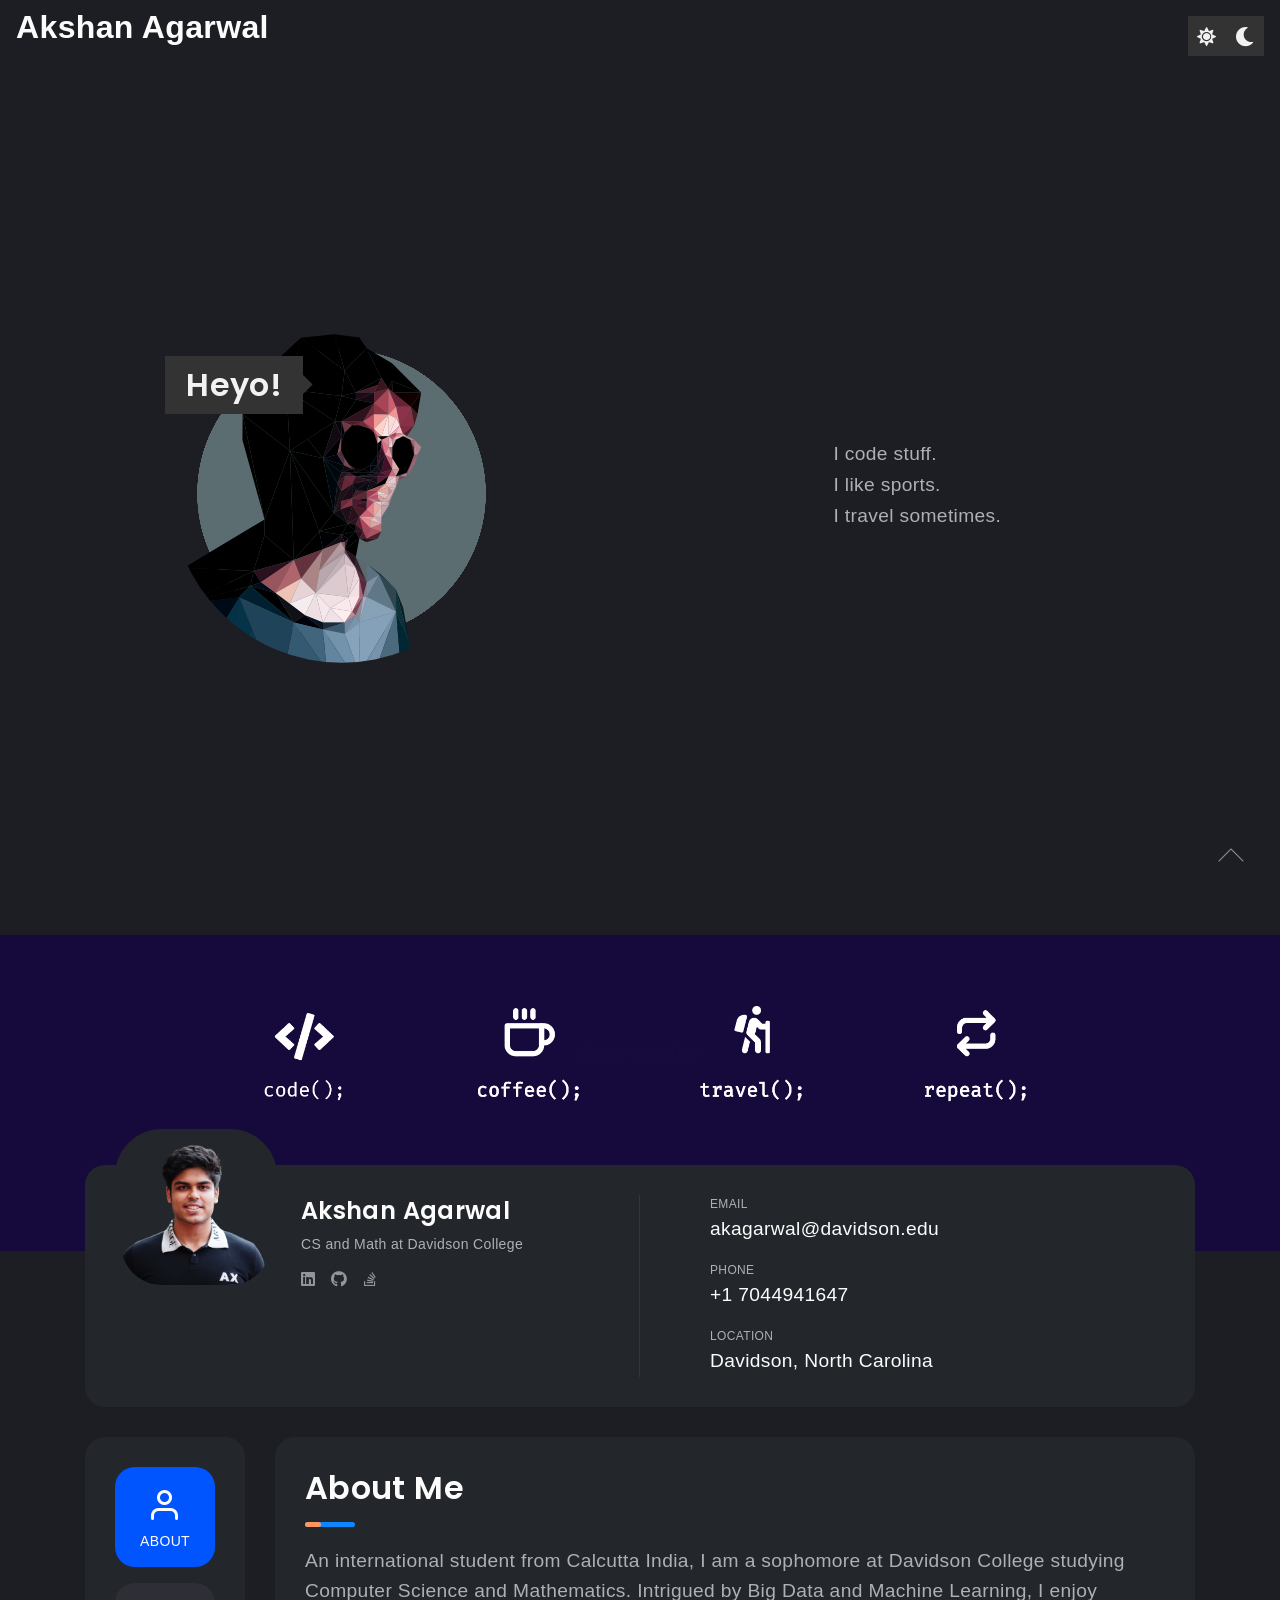
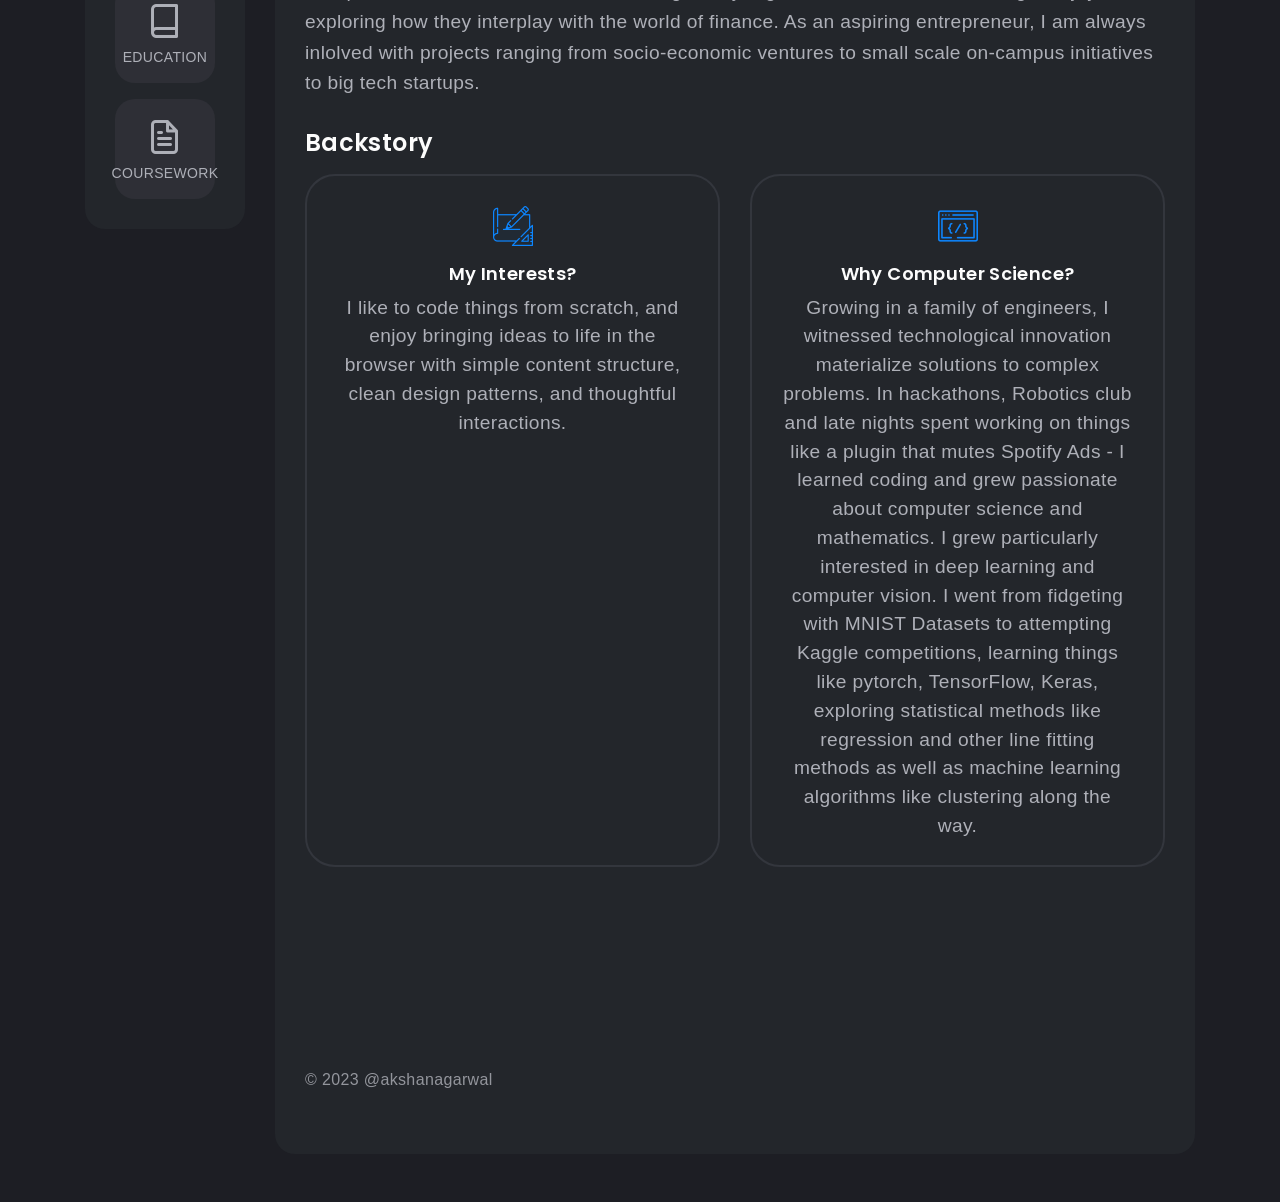
<file: index.html>
<!DOCTYPE html>
<html lang="en">

<head>
	<!-- Meta Data -->
	<meta charset="UTF-8">
	<meta content="text/html; charset=UTF-8" http-equiv="Content-Type">
	<meta http-equiv="X-UA-Compatible" content="IE=edge,chrome=1">
	<meta name="viewport" content="width=device-width, initial-scale=1, shrink-to-fit=no">
	<meta name="author" content="akshan" />
	<meta name="description" content="Akshan Agarwal"> 
	
	<!-- Twitter Cards -->
	<meta name="twitter:card" content="Akshan Agarwal">
	<!-- <meta name="twitter:image" content="assets/img/logo/logo.png"> -->
	<meta name="twitter:title" content="Akshan Agarwal">
	<meta name="twitter:site" content="@akshan">
	<meta name="twitter:creator" content="@akshan"> 
	
	<!-- Open Graph data -->
	<!-- <meta property="og:locale" content="en_US">
	<meta property="og:type" content="Portfolio">
	<meta property="og:title" content="Nayeem Hossain - Full Stack Software Engineer - Laravel | ReactJs | React Native">
	<meta property="og:url" content="https://nayeemdev.github.io/">
	<meta property="og:site_name" content="Md Nayeem Hossain">
	<meta property="og:image" content="assets/img/logo/logo.png">
	 -->

	<!-- Title -->
	<title>Akshan Agarwal</title>

	<!-- Favicons -->
	<link rel="apple-touch-icon" sizes="180x180" href="assets/img/favicons/apple-touch-icon.png">
	<link rel="icon" type="image/png" sizes="32x32" href="assets/img/favicons/favicon-32x32.png">
	<link rel="icon" type="image/png" sizes="16x16" href="assets/img/favicons/favicon-16x16.png">
	<link rel="manifest" href="assets/img/favicons/site.webmanifest">
	<link rel="mask-icon" href="assets/img/favicons/safari-pinned-tab.svg" color="#5bbad5">

	<!-- Styles -->
	<link rel="stylesheet" type="text/css" href="assets/styles/style.css" />
	<link rel="stylesheet" href="https://cdnjs.cloudflare.com/ajax/libs/font-awesome/5.8.0/css/all.min.css">
	<link rel="stylesheet" type="text/css" href="//fonts.googleapis.com/css?family=Abril+Fatface" />
</head>

<body>

	<!-- Preloader -->
	<div class="preloader">
		<div class="preloader__wrap">
			<div class="circle-pulse">
				<div class="circle-pulse__1"></div>
				<div class="circle-pulse__2"></div>
			</div>
			<div class="preloader__progress"><span></span></div>
		</div>
	</div>

	<main class="main">
		<!-- Dark/Light Toggle -->
		<div class="dark-light m-3">
			<div class="btn-group" role="group">
				<button data-toggle="tooltip" title="Switch to Light Mode" type="button" class="togglebtn toggle-btn light"><i class="fas fa-sun"></i></button>
				<button data-toggle="tooltip" title="Switch to Dark Mode" type="button" class="togglebtn toggle-btn dark"><i class="fas fa-moon"></i></button>
			  </div>
		</div>
		<div>
		<a href="#content" class="skiplink">skip to content</a>
            <a href="/" class="main-header__title">
                <h1 class="main-header__h1">Akshan Agarwal</h1>
            </a>
		</div>

		<header class="presentation__head">
			
			<div class="presentation__image">
			<h2 class="is--fancyfont presentation__greeting">Heyo!</h2>
				<svg viewBox="0 0 1682 1671" xmlns="http://www.w3.org/2000/svg" id="profile">
					<defs></defs>
					<defs>
						<clipPath id="clip-path">
							<circle cx="840.8" cy="828.8" fill="none" r="840.8"></circle>
						</clipPath></defs><g clip-path="url(#clip-path)">
							<path d="M805 51l123 16 36 53-159-69zM805 51l159 69-108 111-51-180z"></path><path d="M805 51L640 68l216 163-51-180zM856 231l54 106 54-217-108 111zM910 337l126-72-72-145-54 217z"></path><path d="M1036 265l53-72-125-73 72 145zM1036 265l53 17v-89l-53 72zM1089 282l-17 37-36-54 53 17z"></path><path d="M1072 319l21 18-4-55-17 37z" fill="#160000"></path><path d="M1093 337h140l-144-55 4 55z"></path><path d="M1233 337l-144-144v89l144 55z"></path><path d="M1233 337l-52 71-88-71h140z" fill="#100"></path><path d="M1181 408l34 36 18-107-52 71z" fill="#0c0000"></path><path d="M1036 265l-35 72 71-18-36-54z" fill="#3a161e"></path><path d="M1036 265l-17 36-109 36 126-72z" class="cls-7"></path><path d="M1019 301l-18 36h-91l109-36z" fill="#4c1b29"></path><path d="M1001 337l-87 36-4-36h91z" fill="#1d0a15"></path><path d="M914 373l87 18v-54l-87 36z" fill="#160911"></path><path d="M1001 391l71-72-71 18v54z" fill="#622230"></path><path d="M1001 391l71-72v127l-71-55z" fill="#a94356"></path><path d="M1072 319v127l37-38-37-89z" fill="#cd606e"></path><path d="M1072 319l37 89h72l-109-89z" fill="#6a2336"></path><path d="M1181 408l18 91 16-55-34-36z" fill="#461e28"></path><path d="M1181 408l-54 91h72l-18-91z" fill="#853246"></path><path d="M1181 408h-72l18 91 54-91z" fill="#8d3248"></path><path d="M1109 408v56l18 35-18-91z" fill="#f19c9d"></path><path d="M1109 408l-37 38 37 18v-56z" fill="#f49491"></path><path d="M1001 391l-87-18-74 107 161-89zM914 373l-74-18 70-18 4 36z"></path><path d="M910 337l-54-106-16 124 70-18zM914 373l-74-18v125l74-107zM840 355l-32 126 32-1V355z"></path><path d="M808 481l32 72v-73l-32 1z" fill="#05060c"></path><path d="M640 68l-71 253 287-90L640 68zM569 321l287-90-16 124-271-34z"></path><path d="M569 321l271 34-32 126-239-160z"></path><path d="M569 321l17 304 222-144-239-160zM569 321l-180-20L640 68l-71 253z"></path><path d="M569 321L353 445l36-144 180 20zM569 321L353 445l233 180-17-304zM586 625l163 36-76-93-87 57z"></path><path d="M749 661l-76-93 135-87-59 180z"></path><path d="M749 661l91-108-32-72-59 180z" fill="#120913"></path><path d="M749 661l71-18 20-90-91 108z" class="cls-22"></path><path d="M353 445l108 518 125-338-233-180z"></path><path d="M353 445l-1 127 109 391-108-518zM586 625l-125 416v-78l125-338zM586 625l19 538-144-122 125-416z"></path><path d="M586 625l144 396-125 142-19-538z"></path><path d="M586 625l216 306-72 90-144-396z"></path><path d="M586 625l216 306-53-270-163-36z"></path><path d="M749 661l53 270 18-146-71-124z" fill="#00070c"></path><path d="M749 661l71 124 20-53-91-71z" fill="#00070d"></path><path d="M749 661l91 71 14-35-105-36z" fill="#00050a"></path><path d="M749 661l105 36-34-54-71 18z" fill="#00030a"></path><path d="M461 1041L64 1201l397-238v78zM461 1041L64 1201l343 16 54-176z"></path><path d="M461 1041l144 122-198 54 54-176zM407 1217L64 1381v-180l343 16z"></path><path d="M802 931l70 53-35-71-35 18z" fill="#0a0a10"></path><path d="M802 931l70 53-142 37 72-90z"></path><path d="M730 1021l110 18 32-55-142 37z" class="cls-7"></path><path d="M840 1039l-91 71-19-89 110 18z" fill="#000105"></path><path d="M749 1110l-19-89-125 142 144-53z" class="cls-22"></path><path d="M749 1110l88-34 3-37-91 71z" fill="#160a13"></path><path d="M837 1076l19-1-16-36-3 37z" fill="#150912"></path><path d="M856 1075l18-18-34-18 16 36z" fill="#00030c"></path><path d="M874 1057l36-36-70 18 34 18z" class="cls-32"></path><path d="M840 1039l70-18-38-37-32 55z" class="cls-32"></path><path d="M874 1057l-17 53-1-35 18-18z" fill="#421928"></path><path d="M874 1057l-17 53 71-53h-54zM874 1057l36-36 18 36h-54z" class="cls-34"></path><path d="M928 1057l-17 90-54-37 71-53z" class="cls-22"></path><path d="M802 931l91-144-54 36-37 108z" fill="#1f0f18"></path><path d="M802 931l37-108-19-38-18 146z" fill="#0e0d11"></path><path d="M802 931l36-57-1 39-35 18z" fill="#1b0f17"></path><path d="M1001 391l-54 90-107-1 161-89z" fill="#2f121d"></path><path d="M1001 391l71 55-72-1 1-54z" fill="#8b3446"></path><path d="M1001 391l-1 54-53 36 54-90z" fill="#6b2936"></path><path d="M947 481l-107-1 52 19 55-18z" fill="#4f1a29"></path><path d="M947 481l53 36v-72l-53 36z" fill="#bb5063"></path><path d="M1000 445l72 1-72 71v-72z" fill="#f49a95"></path><path d="M1072 446l37 18-36 89-1-107z" fill="#fddad5"></path><path d="M1072 446l1 107h-36l35-107z" fill="#fde3e2"></path><path d="M1072 446l-35 107-37-36 72-71z" fill="#fdd2c9"></path><path d="M1109 464l-36 89 54-54-18-35z" fill="#fde0e3"></path><path d="M1127 499l17 43-36-6 19-37z" fill="#f7c0c1"></path><path d="M1127 499l-19 37-35 17 54-54z" fill="#efadb6"></path><path d="M1127 499l17 43 55-43h-72z" fill="#7f2b44"></path><path d="M1199 499l-36 54-19-11 55-43z" fill="#501f2c"></path><path d="M1108 536l36 6-36 11v-17z" fill="#d77785"></path><path d="M1108 536v17h-35l35-17z" fill="#ac3f5d"></path><path d="M1108 553h55l-19-11-36 11z" fill="#e7a7ae"></path><path d="M1163 553l16 17-35-17h19z" fill="#c08490"></path><path d="M1144 553l-35 18-1-18h36z" fill="#e6bcc1"></path><path d="M1108 553l-18 18h19l-1-18z" fill="#ecacb7"></path><path d="M1108 553l-18 18-17-18h35z" fill="#cc5473"></path><path d="M1073 553v53l17-35-17-18z" fill="#eeb1ba"></path><path d="M1073 553v53l-36-35 36-18z" fill="#d78b94"></path><path d="M1073 553h-36v18l36-18zM1037 553v18l-19-18h19z" class="cls-61"></path><path d="M1037 553h-19l-18-36 37 36z" fill="#de818d"></path><path d="M1018 553l-18-18v-18l18 36z" fill="#bc566b"></path><path d="M1018 553v36l-18-54 18 18z" fill="#994657"></path><path d="M1000 535v-18h-18l18 18z" fill="#883045"></path><path d="M982 517l-35-36 53 36h-18z" fill="#a73d57"></path><path d="M982 517l-54-18 19-18 35 36z" fill="#6d273a"></path><path d="M947 481l-55 18h36l19-18z" fill="#632334"></path><path d="M892 499l-36 37-16-56 52 19z" fill="#713845"></path><path d="M840 480l16 56-16 17v-73z" class="cls-70"></path><path d="M840 553l-2 71-18 19 20-90z" fill="#7a4f5b"></path><path d="M840 553l16-17-17 52 1-35z" class="cls-70"></path><path d="M838 624l18 37-36-18 18-19z" fill="#4b2b38"></path><path d="M856 661l-2 36-34-54 36 18z" fill="#51303b"></path><path d="M856 661l-2 36 39 18-37-54z" fill="#7f424e"></path><path d="M893 715h55l-37 18-18-18z" fill="#0c0711"></path><path d="M893 715h16l-30-20 14 20z" fill="#421f27"></path><path d="M893 715l-53 17 14-35 39 18z" fill="#0d0911"></path><path d="M840 732l71 1-18-18-53 17z" class="cls-34"></path><path d="M948 715l34 18h-71l37-18z" class="cls-78"></path><path d="M948 715l34-18v36l-34-18z" class="cls-78"></path><path d="M982 733l36-35-36-1v36z" fill="#00050f"></path><path d="M982 697l36-54v55l-36-1z" fill="#00050d"></path><path d="M1018 643l18-35-18 90v-55z" fill="#1b0d1a"></path><path d="M1018 643v-54l18 19-18 35z" class="cls-82"></path><path d="M1036 608l1-37-19 18 18 19z" class="cls-82"></path><path d="M1018 589l19-18-19-18v36z" fill="#e3b6bb"></path><path d="M1037 571l18 73-19-36 1-37z" fill="#9a3456"></path><path d="M1037 571l36 35-18 38-18-73z" fill="#de7186"></path><path d="M1055 644l-19-36-18 90 37-54z" fill="#321124"></path><path d="M1073 606l18 2-1-37-17 35z" fill="#f4d5da"></path><path d="M1091 608l18-37h-19l1 37z" fill="#bf9ea4"></path><path d="M1091 608v53l-18-55 18 2z" fill="#95757b"></path><path d="M1073 606l18 55-36-17 18-38z" fill="#ec9da6"></path><path d="M1055 644l36 17-1 55-35-72z" fill="#c65a75"></path><path d="M1055 644l35 72-54 17 19-89z" fill="#401228"></path><path d="M1055 644l-37 54 18 35 19-89z" fill="#1a0d1a"></path><path d="M1018 698l18 35h-54l36-35z" fill="#180d1a"></path><path d="M1091 661l35 55h-36l1-55z" fill="#deacac"></path><path d="M1126 716l-18 34-18-34h36z" fill="#ca9fa2"></path><path d="M1090 716l18 34h-36l18-34z" fill="#ce697e"></path><path d="M1090 716l-18 34-36-17 54-17z" fill="#5e1a35"></path><path d="M1108 750l18 1 35-18-53 17z" fill="#5d3a41"></path><path d="M1126 751h36l-1-18-35 18z" fill="#ac7e88"></path><path d="M1126 751l-18 54v-55l18 1z" fill="#b88490"></path><path d="M1126 751l-6 18 42-18h-36z" fill="#7a4455"></path><path d="M1161 733l18-37-17 55-1-18z" fill="#844e5b"></path><path d="M1162 751l36-54-19-1-17 55z" fill="#986371"></path><path d="M1179 696l37-53-18 54-19-1z" fill="#9e6574"></path><path d="M1179 696l37-53h-18l-19 53z" fill="#985967"></path><path d="M1216 643l18-35-35-37 17 72z" fill="#b1808b"></path><path d="M1216 643h-18l1-72 17 72z" fill="#bf8591"></path><path d="M1198 643v-36l-19-37 19 73z" fill="#46272d"></path><path d="M1198 607l1-36-20-1 19 37z" fill="#a66472"></path><path d="M1179 570l20 1-36-18 16 17z" fill="#ca8f95"></path><path d="M1072 750l-54 1 18-18 36 17z" fill="#3e1127"></path><path d="M1036 733l-125 18-34-18h159z"></path><path d="M911 751h107l-36 18-71-18z" fill="#120c17"></path><path d="M911 751h107l18-18-125 18z" fill="#1f0f1b"></path><path d="M877 733l-57 52 20-53 37 1z" fill="#28111d"></path><path d="M857 751h54l-34-18-20 18z" fill="#441827"></path><path d="M857 751l36 36 18-36h-54z" fill="#70273b"></path><path d="M857 751l36 36-54 36 18-72z" fill="#672635"></path><path d="M857 751l-18 72-19-38 37-34z" fill="#381621"></path><path d="M893 787l89-18-71-18-18 36z" fill="#30121f"></path><path d="M893 787l18 34 71-52-89 18z" fill="#110a12"></path><path d="M911 821l-18-34v72l18-38z" fill="#0f0911"></path><path d="M893 787v72l-55 15 55-87z" fill="#1b0c16"></path><path d="M893 859l72-36-54-2-18 38z" fill="#441d26"></path><path d="M911 821l54 2 17-54-71 52z" fill="#0c0a10"></path><path d="M982 769l36 18-53 36 17-54z" fill="#180d16"></path><path d="M982 769l36-18v36l-36-18z" fill="#160c17"></path><path d="M1018 751v36l54-37-54 1z" fill="#591b34"></path><path d="M1072 750h36l-53 37 17-37z" fill="#e7b5ba"></path><path d="M1072 750l-54 37h37l17-37zM1055 787l-90 36 53-36h37z" class="cls-130"></path><path d="M1055 787h53v-37l-53 37z" fill="#e3ccd0"></path><path d="M1055 787l17 18 36-18h-53z" fill="#e2c2c2"></path><path d="M1072 805l36-18v18h-36z" fill="#d5bcc2"></path><path d="M1072 805l-54 18 37-36 17 18z" fill="#ebab9f"></path><path d="M1018 823h-53l90-36-37 36z" fill="#ae5b63"></path><path d="M1108 805l-35 71-18-17 53-54z" fill="#ccacad"></path><path d="M1108 805l-35 89v-18l35-71z" fill="#a57680"></path><path d="M1108 805l-19 19-17-19h36z" fill="#d4b8bc"></path><path d="M1089 824l-17 18v-37l17 19z" fill="#ce8b8f"></path><path d="M1072 842l-54-19 54-18v37z" fill="#e2a6a2"></path><path d="M1072 842l-54-19v18l54 1z" fill="#ecd3d2"></path><path d="M1072 842l-17 17-37-18 54 1z" fill="#e3c4c2"></path><path d="M1018 841v18h37l-37-18z" fill="#e29d9d"></path><path d="M1018 841l-53 18 53-36v18z" fill="#d46d7d"></path><path d="M1018 841l-53 18h53v-18z" fill="#c04d6a"></path><path d="M1018 823l-53 36v-36h53z" fill="#9d3c51"></path><path d="M965 859h-72l72-36v36z" fill="#632434"></path><path d="M965 859l-1 18h36l-35-18z" fill="#a3465f"></path><path d="M964 877l-71-18v36l71-18z" fill="#4d192a"></path><path d="M964 877l-45-11 46-7-1 18z" fill="#160513"></path><path d="M965 859l-46 7-26-7h72z" fill="#4f1a2b"></path><path d="M1055 859l18 17h-37l19-17z" fill="#d5a8a6"></path><path d="M1036 876l-18-17h37l-19 17z" fill="#dea4a4"></path><path d="M1036 876l-71-17h53l18 17z" fill="#c1617b"></path><path d="M1000 877l36-1 1 19-37-18z" fill="#e3cdd0"></path><path d="M1000 877l36-1-71-17 35 18z" fill="#d08793"></path><path d="M1037 895l36-19h-37l1 19z" fill="#d4bcc1"></path><path d="M1037 895l36-1v-18l-36 19z" fill="#c9aeb5"></path><path d="M893 859v36l-56 18 56-54z" fill="#873446"></path><path d="M893 859l-55 15-1 39 56-54z" fill="#6c2739"></path><path d="M837 913l35 71 21-89-56 18z" fill="#1f0e18"></path><path d="M893 895l71 19v-37l-71 18z" fill="#3b1223"></path><path d="M964 914l36-37h-36v37z" fill="#a1405a"></path><path d="M964 914l37 36-1-73-36 37z" fill="#e18189"></path><path d="M1000 877l37 18-36 55-1-73z" fill="#e7aba7"></path><path d="M1037 895v56l36-57-36 1z" fill="#c2a2a8"></path><path d="M1037 895v56l-36-1 36-55z" fill="#ddbcbb"></path><path d="M1001 950l36 1-1 34-35-35z" fill="#cba8ae"></path><path d="M1036 985l-54-18 19-17 35 35z" fill="#e1c4c9"></path><path d="M1001 950l-37-36-36 36h73z" fill="#cc6472"></path><path d="M928 950l36-36-71-19 35 55z" fill="#4c1a29"></path><path d="M928 950l-56 34 21-89 35 55z" fill="#28111b"></path><path d="M928 950l-18 38-38-4 56-34z" fill="#2d111f"></path><path d="M928 950l54 17 19-17h-73z" fill="#ea9d99"></path><path d="M928 950l54 55v-38l-54-17z" fill="#e78e90"></path><path d="M982 1005v-38l54 18-54 20z" fill="#dea3a1"></path><path d="M982 1005l54 17v-37l-54 20z" fill="#ba7176"></path><path d="M982 1005l54 17-72 35 18-52z" fill="#ad5062"></path><path d="M982 1005l-35 16-19-71 54 55z" fill="#ad465d"></path><path d="M947 1021l-19-71-18 38 37 33z" fill="#5f2034"></path><path d="M947 1021h-37v-33l37 33z" fill="#2f111f"></path><path d="M910 1021v-33l-38-4 38 37z"></path><path d="M910 1021h37l-19 36-18-36z" fill="#280f1b"></path><path d="M928 1057h36l-17-36-19 36z" fill="#501d2d"></path><path d="M964 1057l18-52-35 16 17 36z" fill="#a6455a"></path><path d="M964 1057h55l17-35-72 35z" fill="#4f1e2c"></path><path d="M964 1057v18l55-18h-55z" fill="#32111f"></path><path d="M964 1057v18l-36-18h36z" fill="#1f0a18"></path><path d="M857 1110l-20-34 19-1 1 35z" fill="#985863"></path><path d="M749 1110l-36 216-72-72 108-144z" fill="#ab8586"></path><path d="M749 1110l-108 144-36-91 144-53z" fill="#64323d"></path><path d="M407 1217l198-54-162 110-36-56z" fill="#2a111d"></path><path d="M443 1273l72 53 90-163-162 110z" fill="#98555e"></path><path d="M515 1326l90-163 36 91-126 72z" fill="#ae656c"></path><path d="M515 1326l69 52 57-124-126 72z" fill="#edc3b6"></path><path d="M584 1378l129-52-72-72-57 124z" fill="#e7d3d5"></path><path d="M584 1378l129-52-53 109-76-57z" fill="#f4ecee"></path><path d="M713 1326l19-112 124-85-143 197z" fill="#baa7ae"></path><path d="M732 1214l105-138-88 34-17 104z" fill="#8d676a"></path><path d="M732 1214l105-138 20 34-125 104z" fill="#b0999f"></path><path d="M732 1214l125-104-1 19-124 85z" fill="#ad949e"></path><path d="M857 1110l53 91-54-72 1-19z" fill="#633d4c"></path><path d="M857 1110l53 91 1-54-54-37z" fill="#271220"></path><path d="M856 1129l54 72-53-19-1-53z" fill="#d4bdc4"></path><path d="M856 1129l1 53-144 144 143-197z" fill="#c3b1b9"></path><path d="M713 1326l161 19-17-163-144 144z" fill="#ddcacf"></path><path d="M874 1345l36-144-53-19 17 163z" fill="#e3d0d6"></path><path d="M874 1345l54-91-18-53-36 144z" fill="#edd7dd"></path><path d="M910 1201l1-54 54 126-55-72z" fill="#34232d"></path><path d="M910 1201l55 72-37-19-18-53z" fill="#5f2c3c"></path><path d="M928 1254l37 19-18 72-19-91z" fill="#54293a"></path><path d="M928 1254l19 91h-19v-91z" fill="#af6275"></path><path d="M928 1254v91h-54l54-91z" fill="#f3e0e3"></path><path d="M928 1345h19l-54 72 35-72z" fill="#b26a7d"></path><path d="M947 1345l-37 90-17-18 54-72z" fill="#874256"></path><path d="M893 1417l35-72h-54l19 72z" fill="#f9e6ea"></path><path d="M893 1417l-108-18 89-54 19 72z" fill="#fbe8ec"></path><path d="M785 1399l89-54-161-19 72 73z" fill="#f1e0e4"></path><path d="M785 1399l-36 72-36-145 72 73z" fill="#f5e7eb"></path><path d="M713 1326l36 145-89-36 53-109z" fill="#efdfe3"></path><path d="M749 1471h107l-71-72-36 72z" fill="#f1e1e6"></path><path d="M856 1471l37-54-108-18 71 72z" fill="#fcedef"></path><path d="M856 1471l54-36-17-18-37 54z" fill="#ba8892"></path><path d="M660 1435l-145-109 90 145 55-36z" fill="#0f1117"></path><path d="M515 1326l-124-35 52-18 72 53z" fill="#000c17"></path><path d="M443 1273l-36-56-16 74 52-18zM391 1291l214 180-90-145-124-35z"></path><path d="M391 1291l16-74-343 164 327-90z"></path><path d="M391 1291l-56 56-271 34 327-90z" class="cls-22"></path><path d="M335 1347l270 124-214-180-56 56z" fill="#002030"></path><path d="M605 1471l144 35-89-71-55 36z" fill="#000008"></path><path d="M660 1435l89 71v-35l-89-36z" fill="#051321"></path><path d="M749 1471h107l-107 35v-35z" fill="#1d2c3d"></path><path d="M856 1471l1 55-108-20 107-35z" fill="#3d5b6e"></path><path d="M856 1471l54-36-53 91-1-55z" fill="#73899d"></path><path d="M910 1435l18 36-71 55 53-91z" fill="#7a94ab"></path><path d="M910 1435l37-90-19 126-18-36z" fill="#8b8b9c"></path><path d="M947 1345h18l-37 126 19-126z" fill="#a3aec1"></path><path d="M965 1345v-72l-18 72h18z" fill="#868593"></path><path d="M965 1273v-91l-54-35 54 126z" fill="#5d6770"></path><path d="M965 1182l144 127-74-75-70-52z" fill="#0d2d33"></path><path d="M965 1182l60 54-60 37v-91z" fill="#5b7180"></path><path d="M1025 1236l-60 109v-72l60-37z" fill="#7c8fa1"></path><path d="M1025 1236l84 181-144-72 60-109z" fill="#607788"></path><path d="M1025 1236l84 181v-108l-84-73z" fill="#2d4650"></path><path d="M1109 1309l70 280-35-191-35-89z" fill="#001e24"></path><path d="M1109 1309l70 280-70-172v-108z" fill="#0d323b"></path><path d="M1109 1417l-181 54 37-126 144 72z" fill="#87a1b6"></path><path d="M857 1526l108 305-216-325 108 20z" fill="#7392ab"></path><path d="M857 1526l70 199 1-254-71 55z" fill="#87a3bb"></path><path d="M928 1471l181-54-182 308 1-254z" fill="#85a1ba"></path><path d="M1109 1417l-144 414-38-106 182-308z" fill="#7593ad"></path><path d="M1109 1417l-144 414h179l-35-414z" fill="#4b6a7d"></path><path d="M1109 1417l70 172-35 242-35-414z" fill="#012734"></path><path d="M1179 1589v242h-35l35-242z" fill="#001118"></path><path d="M965 1831l-216-325 18 199 198 126z" fill="#63859f"></path><path d="M767 1705l-162-234 144 35 18 199z" fill="#42657e"></path><path d="M767 1705l-162-234-73 360 235-126z" fill="#345972"></path><path d="M605 1471l-73 360-197-484 270 124z" fill="#1f4359"></path><path d="M335 1347l-91 484-16-308 107-176z" fill="#053244"></path><path d="M335 1347l-91 484 154-328-63-156z" fill="#063347"></path><path d="M398 1503l134 328H244l154-328z" fill="#0c384c"></path><path d="M228 1523l107-176-271 34 164 142z" fill="#000a17"></path><path d="M228 1523l16 308-180-450 164 142z" fill="#001120"></path><path d="M64 1381l180 450H64v-450z" fill="#00101a"></path><path d="M856 536l36-37h36l54 18 18 18 18 54v54l-36 54-34 18h-39l-30-20-23-34-18-37 1-36 17-52zM1144 553l35 17 19 73-19 53-18 37-53 17 18-34-35-55v-53l18-37 35-18z" class="cls-261"></path></g>
				</svg>
			</div>
			<ul class="presentation__list">
				<li class="presentation__list-entry">I code stuff.</li>
				<li class="presentation__list-entry">I like sports.</li>
				<li class="presentation__list-entry">I travel sometimes.</li></ul>
			</header>
		

		<!-- Header Image -->
		<div class="header-image">
			<div class="js-parallax" style="background-image: url(assets/img/header_bg_1x.png);"></div>
		</div>

		<div class="container gutter-top">
			<!-- Header -->
			<header class="header box">
				<div class="header__left">
					<div class="header__photo">
						<img class="header__photo-img" src="assets/img/headshot.png" alt="Akshan Agarwal">
					</div>
					<div class="header__base-info">
						<h4 class="title titl--h4">Akshan Agarwal</h4>
						<div class="status">CS and Math at Davidson College</div>
						<ul class="header__social">
							
							<li><a target="_blank" href="https://linkedin.com/in/nayeemdev"><i class="fab fa-linkedin"></i></a></li>
							<li><a target="_blank" href="https://github.com/nayeemdev"><i class="fab fa-github"></i></a></li>
							<!-- <li><a target="_blank" href="https://medium.com/@nayeemdev"><i class="fab fa-medium"></i></a></li> -->
							<li><a target="_blank" href="https://stackoverflow.com/users/9841556"><i class="fab fa-stack-overflow"></i></a></li>
							<!-- <li><a target="_blank" href="https://hackerrank.com/nayeemdev"><i class="fab fa-hackerrank"></i></a></li> -->
						</ul>
					</div>
				</div>
				<div class="header__right">
					<ul class="header__contact">
						<li><span class="overhead">Email</span>akagarwal@davidson.edu</li>
						<li><span class="overhead">Phone</span>+1 7044941647</li>
						<li><span class="overhead">Location</span>Davidson, North Carolina </li>

					</ul>
				</div>
			</header>
			
			<div class="row sticky-parent">
				<!-- Sidebar nav -->
				<aside class="col-12 col-md-12 col-lg-2">
					<div class="sidebar box sticky-column">
						<ul class="nav js-tabs">
							<li class="nav__item"><a class="active" href="#about-tab"><i class="icon-user"></i>About</a>
							</li>
							<li class="nav__item"><a href="#education-tab"><i class="icon-book"></i>Education</a></li>
							<li class="nav__item"><a href="#experiences-tab"><i class="icon-file-text"></i>Coursework</a></li>
							<!-- <li class="nav__item"><a href="trails-skeleton/index.html"><i class="icon-file-text"></i>Coursework</a></li> -->
							<!-- <li class="nav__item"><a href="#works-tab"><i class="icon-codesandbox"></i>Works</a></li> -->
							<!-- <li class="nav__item"><a href="#blog-tab"><i class="icon-book-open"></i>Projects</a></li> -->
							<!-- <a href="about.html">Go to About Page</a> -->
						</ul>
					</div>
				</aside>

				<!-- Content -->
				<div class="col-12 col-md-12 col-lg-10">
					<div class="box box-content mb-5" id="content">

						<div class="content">
							<!-- ABOUT -->
							<div id="about-tab" class="tabcontent active">
								<div class="pb-0 pb-sm-2">
									<h1 class="title title--h1 first-title title__separate">About Me</h1>
									<p> 
										An international student from Calcutta India, I am a sophomore at Davidson College studying Computer Science and Mathematics. Intrigued by Big Data and Machine Learning, I enjoy exploring how they interplay with the world of finance. As an aspiring entrepreneur, I am always inlolved with projects ranging from socio-economic ventures to small scale on-campus initiatives to big tech startups.
									</p>
									<p></p>
									</p>
								</div>

								<!-- What -->
								<div class="mt-1">
									<h2 class="title title--h3">Backstory</h2>
									<div class="row">
										<!-- Case Item -->
										<div class="col-12 col-lg-6">
											<div class="case-item">
												<img class="case-item__icon"
													src="assets/icons/design.png"
													alt="" />
												<div>
													<h3 class="title title--h4">My Interests?</h3>
													<p class="case-item__caption">I like to code things from scratch, and enjoy bringing ideas to life in the browser with simple content structure, clean design patterns, and thoughtful interactions.</p>
												</div>
											</div>
										</div>

										<!-- Case Item -->
										<div class="col-12 col-lg-6">
											<div class="case-item">
												<img class="case-item__icon"
													src="assets/icons/development.png"
													alt="" />
												<div>
													<h3 class="title title--h4">Why Computer Science?</h3>
													<p class="case-item__caption"> Growing in a family of engineers, I witnessed technological innovation materialize solutions to complex problems. In hackathons, Robotics club and late nights spent working on things like a plugin that mutes Spotify Ads - I learned coding and grew passionate about computer science and mathematics. I grew particularly interested in deep learning and computer vision. I went from fidgeting with MNIST Datasets to attempting Kaggle competitions, learning things like pytorch, TensorFlow, Keras, exploring statistical methods like regression and other line fitting methods as well as machine learning algorithms like clustering along the way. </p>

													</div>
											</div>
										</div>

										<!-- Case Item -->
										<!-- <div class="col-12">
											<div class="case-item">
												<img class="case-item__icon"
													src="assets/icons/mobile.png"
													alt="" />
												<div>
													<h3 class="title title--h4">Mobile Apps</h3>
													<p class="case-item__caption">Design and developing Android and iOS application using React Native by writing well documented, secure and scalable code.</p>
												</div>
											</div>
										</div> -->
									</div>
								</div>

								<!-- Testimonials -->
								<!-- <div class="mt-2">
									<h2 class="title title--h3">Testimonials</h2>
									<div class="swiper-container js-carousel-review">
										<div class="swiper-wrapper">
											<div class="swiper-slide review-item">
												<svg class="avatar avatar--80" viewBox="0 0 84 84">
													<g class="avatar__hexagon">
														<image xlink:href="assets/img/avatar_male.png" height="100%"
															width="100%" />
													</g>
												</svg>
												<div class="review-item__textbox">
													<h4 class="title title--h5">Utsav Bhandari</h4>
													<p class="review-item__caption">
														He is the best developer that I have work with also he has a great mindset with his leadership skill. 
													</p>
												</div>
											</div>

											<div class="swiper-slide review-item">
												<svg class="avatar avatar--80" viewBox="0 0 84 84">
													<g class="avatar__hexagon">
														<image xlink:href="assets/img/avatar_male.png" height="100%"
															width="100%" />
													</g>
												</svg>
												<div class="review-item__textbox">
													<h4 class="title title--h5">Hsaasn Shuraf</h4>
													<p class="review-item__caption">
														Nayeem did a great job of following our direction on site development and managing our junior developer. We got just what we asked for and more. 	
													</p>
												</div>
											</div>

											<div class="swiper-slide review-item">
												<svg class="avatar avatar--80" viewBox="0 0 84 84">
													<g class="avatar__hexagon">
														<image xlink:href="assets/img/avatar_male.png" height="100%"
															width="100%" />
													</g>
												</svg>
												<div class="review-item__textbox">
													<h4 class="title title--h5">Muhammad Sohail</h4>
													<p class="review-item__caption">
														Nayeem is a pro deveoloper and friendly person. He completed our 5 projects before the deadline and saved our life.
													</p>
												</div>
											</div>
										</div>
										<div class="swiper-pagination"></div>
									</div>
								</div> -->

								<!-- Clients -->
								<!-- <div class="mt-4">
									<h2 class="title title--h3">Clients</h2>

									<div class="swiper-container js-carousel-clients">
										<div class="swiper-wrapper">
											<div class="swiper-slide">
												<a href="#"><img
														src="assets/img/doormeet.png"
														alt="Logo" /></a>
											</div>

											<div class="swiper-slide">
												<a href="#"><img
														src="assets/img/saneno.png"
														alt="Logo" /></a>
											</div>

											<div class="swiper-slide">
												<a href="#"><img
														src="assets/img/leelaam.png"
														alt="Logo" /></a>
											</div>

											<div class="swiper-slide">
												<a href="#"><img
														src="assets/img/sunbulahhome.png"
														alt="Logo" /></a>
											</div>
											<div class="swiper-slide">
												<a href="#"><img
														src="assets/img/doormeet.png"
														alt="Logo" /></a>
											</div>

											<div class="swiper-slide">
												<a href="#"><img
														src="assets/img/saneno.png"
														alt="Logo" /></a>
											</div>

											<div class="swiper-slide">
												<a href="#"><img
														src="assets/img/leelaam.png"
														alt="Logo" /></a>
											</div>

											<div class="swiper-slide">
												<a href="#"><img
														src="assets/img/sunbulahhome.png"
														alt="Logo" /></a>
											</div>
										</div>

										<div class="swiper-pagination"></div>
									</div>
								</div> -->
							</div>

							<!-- RESUME -->
							<div id="education-tab" class="tabcontent">
								<div class="pb-2">
									<h1 class="title title--h1 first-title title__separate"><img class="title-icon"
										src="assets/icons/education.png"
										alt="" /> Education</h1>
								</div>

								<!-- Experience -->
								<div class="row">
									<div class="col-12">
										<h2 class="title title--h3"> Davidson College</h2>
										<div class="timeline">
											<!-- Item -->
											<article class="timeline__item">
												<h5 class="title title--h5 timeline__title">B.Sc. in Computer Science and Mathematics</h5>
												<span class="timeline__period"><b>GPA: 3.97 | SAT:1570 | 2026</b></span> <br>
												<!-- <p class="timeline__description"> simply dummy text of the printing and typesetting industry. Lorem Ipsum has been the industry's standard dummy text ever since the 1500s, when an unknown printer took a galley of type and scrambled it to make.</p> -->
											</article>

											<!-- Item -->
											<!-- <article class="timeline__item">
												<h5 class="title title--h5 timeline__title"></h5>
												<span class="timeline__period">2015 — 2019</span><br>
												<span class="timeline__period">Diploma in Computer Technology</span> -->
												<!-- <p class="timeline__description"> simply dummy text of the printing and typesetting industry. Lorem Ipsum has been the industry's standard dummy text ever since the 1500s, when an unknown printer took a galley of type and scrambled it to make.</p> -->
											<!-- </article> -->

											<!-- Item -->
											<article class="timeline__item">
												<h5 class="title title--h5 timeline__title">Relevant Coursework</h5>
												<span class="timeline__period">Discrete Strucutres, Calculus 3, Data Strucutres, Applied Cryptography, Computer Graphics, Machine Reasoning, Introduction to Accounting</span>
												<!-- <p class="timeline__description"> simply dummy text of the printing and typesetting industry. Lorem Ipsum has been the industry's standard dummy text ever since the 1500s, when an unknown printer took a galley of type and scrambled it to make.</p> -->
											</article>
										</div>
									</div>

									<div class="col-12">
										<h2 class="title title--h3"><img class="title-icon"
												src="assets/icons/experience.png"
												alt="" /> External Coursework</h2>
										<div class="timeline">
											
											<!-- Item -->
											<article class="timeline__item">
												<h5 class="title title--h5 timeline__title">MIT 6.172 Performance Engineering of Software Systems</h5>
												<!-- <span class="timeline__period"></span><br>
												<span class="timeline__period"> </span> -->
<!-- 												<p class="timeline__description">Contrary to popular belief, Lorem Ipsum is not simply random text. It has roots in a piece of classical Latin literature from 45 BC, making it over 2000 years old.</p> -->
											</article>
											

											<!-- Item -->
											<!-- <article class="timeline__item">
												<h5 class="title title--h5 timeline__title">Software Engineer</h5>
												<span class="timeline__period">JAN 2020 — DEC 2021</span><br>
												<span class="timeline__period">At <b>TheBorak - Dhaka</b> </span>
<!-- 												<p class="timeline__description">Contrary to popular belief, Lorem Ipsum is not simply random text. It has roots in a piece of classical Latin literature from 45 BC, making it over 2000 years old.</p> -->
											<!-- </article> -->
											
											<!-- Item -->
											<article class="timeline__item">
												<h5 class="title title--h5 timeline__title">Crash Course on Full Stack Development by Angela Yu</h5>
												<!-- <span class="timeline__period"></span><br>
												<span class="timeline__period"> </span> -->
<!-- 												<p class="timeline__description">Contrary to popular belief, Lorem Ipsum is not simply random text. It has roots in a piece of classical Latin literature from 45 BC, making it over 2000 years old.</p> -->
											</article>

											<!-- Item -->
											<article class="timeline__item">
												<h5 class="title title--h5 timeline__title">Training the Street</h5>
												<span class="timeline__period">What's in the Bank ,  Corporate Valuation</span><br>
												<!-- <span class="timeline__period">At <b>Print Wizard - Dhaka</b> </span> -->
<!-- 												<p class="timeline__description">Contrary to popular belief, Lorem Ipsum is not simply random text. It has roots in a piece of classical Latin literature from 45 BC, making it over 2000 years old.</p> -->
											</article>
										</div>
									</div>
								</div>
								<div class="col-12">
									<h2 class="title title--h3"><img class="title-icon"
											src="assets/icons/experience.png"
											alt="" /> Don Bosco High School | Calcutta,  India</h2>
									<div class="timeline">
										<!-- Item -->
										<article class="timeline__item">
											<h5 class="title title--h5 timeline__title">Indian School Cetrificate - Science Stream</h5>
											<span class="timeline__period">ISC: 98.7% | Class Rank : 1</span><br>
											<!-- <span class="timeline__period"> </span> -->
<!-- 												<p class="timeline__description">Contrary to popular belief, Lorem Ipsum is not simply random text. It has roots in a piece of classical Latin literature from 45 BC, making it over 2000 years old.</p> -->
										</article>
										

									</div>
								</div>
										

								<!-- Skills -->
								<div class="row">
									<div class="col-12">
										<h2 class="title title--h3">My Skills</h2>
										<div class="box box__border">
											<!-- <div class="progress">
												<div class="progress-bar" role="progressbar" aria-valuenow="95"
													aria-valuemin="0" aria-valuemax="100">
													<div class="progress-text"><span>Web Design</span><span>95%</span>
													</div>
												</div>
												<div class="progress-text"><span>Web Design</span></div>
											</div>

											<div class="progress">
												<div class="progress-bar" role="progressbar" aria-valuenow="95"
													aria-valuemin="0" aria-valuemax="100">
													<div class="progress-text"><span>Web Development</span><span>95%</span></div>
												</div>
												<div class="progress-text"><span>Web Development</span></div>
											</div>

											<div class="progress">
												<div class="progress-bar" role="progressbar" aria-valuenow="80"
													aria-valuemin="0" aria-valuemax="100">
													<div class="progress-text"><span>Mobile Apps Development</span><span>80%</span>
													</div>
												</div>
												<div class="progress-text"><span>Mobile Apps Development</span></div>
											</div> -->
											<div>
												<span class="badge badge-primary">HTML</span>
												<span class="badge badge-primary">CSS</span>
												<span class="badge badge-primary">JS</span>
												<span class="badge badge-primary">Bootstrap</span>
												<span class="badge badge-primary">Jquery</span>
												<span class="badge badge-primary">ReactJs</span>
												<span class="badge badge-primary">VueJs</span>
												<span class="badge badge-primary">PHP</span>
												<span class="badge badge-primary">Laravel</span>
												<span class="badge badge-primary">Lumen</span>
												<span class="badge badge-primary">C</span>
												<span class="badge badge-primary">Python</span>
												<span class="badge badge-primary">MySQL</span>
												<span class="badge badge-primary">Apache</span>
												<span class="badge badge-primary">Nginx</span>
												<span class="badge badge-primary">AWS</span>
												<span class="badge badge-primary">Digital Ocean</span>
												<span class="badge badge-primary">Rest API</span>
												<span class="badge badge-primary">Git</span>
												<span class="badge badge-primary">Redis</span>
												<span class="badge badge-primary">Socket IO</span>
												<span class="badge badge-primary">CI-CD</span>
												<span class="badge badge-primary">Windows</span>
												<span class="badge badge-primary">Linux</span>
												<span class="badge badge-primary">MacOS</span>
												<span class="badge badge-primary">PHP Storm</span>
												<span class="badge badge-primary">VS Code</span>
												<span class="badge badge-primary">Leadership</span>
											</div>
										</div>
									</div>
								</div>
							</div>

							<!-- RESUME -->
							<div id="experiences-tab" class="tabcontent">
								<div class="pb-2">
									<h1 class="title title--h1 first-title title__separate"><img class="title-icon"
										src="assets/icons/education.png"
										alt="" /> Coursework</h1>
								</div>

								<!-- Experience -->
								<div class="row">
									<div class="col-12">
										<h2 class="title title--h3">CSC 362: Data Visualization</h2>
										<div class="timeline">
											<!-- Item -->
											<article class="timeline__item">
											
																			<!-- <li class="nav__item"><a href="trails-skeleton/index.html"><i class="icon-file-text"></i>Coursework</a></li> -->

												<h5 class="title title--h5 timeline__title"><a href="Final/DataVisFinal/index.html"><i class="icon-file-text"></i>Final Viz</a></h5>
												<!-- <span class="timeline__period"><b>GPA: 3.97 | SAT:1570 | 2026</b></span> <br> -->
												<!-- <p class="timeline__description"> simply dummy text of the printing and typesetting industry. Lorem Ipsum has been the industry's standard dummy text ever since the 1500s, when an unknown printer took a galley of type and scrambled it to make.</p> -->
											</article>

											<!-- Item -->
											<!-- <article class="timeline__item">
												<h5 class="title title--h5 timeline__title"></h5>
												<span class="timeline__period">2015 — 2019</span><br>
												<span class="timeline__period">Diploma in Computer Technology</span> -->
												<!-- <p class="timeline__description"> simply dummy text of the printing and typesetting industry. Lorem Ipsum has been the industry's standard dummy text ever since the 1500s, when an unknown printer took a galley of type and scrambled it to make.</p> -->
											<!-- </article> -->

											<!-- Item -->
											<article class="timeline__item">
												<h5 class="title title--h5 timeline__title"><a href="Lab8/index.html"><i class="icon-file-text"></i>Lab 8 - KPW</a></h5>
												<!-- <span class="timeline__period">Discrete Strucutres, Calculus 3, Data Strucutres, Applied Cryptography, Computer Graphics, Machine Reasoning, Introduction to Accounting</span> -->
												<!-- <p class="timeline__description"> simply dummy text of the printing and typesetting industry. Lorem Ipsum has been the industry's standard dummy text ever since the 1500s, when an unknown printer took a galley of type and scrambled it to make.</p> -->
											</article>
										</div>
									</div>

									<!-- <div class="col-12">
										<h2 class="title title--h3"><img class="title-icon"
												src="assets/icons/experience.png"
												alt="" /> External Coursework</h2>
										<div class="timeline">
											 -->
											<!-- Item -->
											<!-- <article class="timeline__item">
												<h5 class="title title--h5 timeline__title">MIT 6.172 Performance Engineering of Software Systems</h5> -->
												<!-- <span class="timeline__period"></span><br>
												<span class="timeline__period"> </span> -->
<!-- 												<p class="timeline__description">Contrary to popular belief, Lorem Ipsum is not simply random text. It has roots in a piece of classical Latin literature from 45 BC, making it over 2000 years old.</p> -->
											<!-- </article> -->
											

											<!-- Item -->
											<!-- <article class="timeline__item">
												<h5 class="title title--h5 timeline__title">Software Engineer</h5>
												<span class="timeline__period">JAN 2020 — DEC 2021</span><br>
												<span class="timeline__period">At <b>TheBorak - Dhaka</b> </span>
<!-- 												<p class="timeline__description">Contrary to popular belief, Lorem Ipsum is not simply random text. It has roots in a piece of classical Latin literature from 45 BC, making it over 2000 years old.</p> -->
											<!-- </article> -->
											
											<!-- Item -->
											<!-- <article class="timeline__item">
												<h5 class="title title--h5 timeline__title">Crash Course on Full Stack Development by Angela Yu</h5> -->
												<!-- <span class="timeline__period"></span><br>
												<span class="timeline__period"> </span> -->
<!-- 												<p class="timeline__description">Contrary to popular belief, Lorem Ipsum is not simply random text. It has roots in a piece of classical Latin literature from 45 BC, making it over 2000 years old.</p> -->
											<!-- </article> -->

											<!-- Item -->
											<!-- <article class="timeline__item">
												<h5 class="title title--h5 timeline__title">Training the Street</h5>
												<span class="timeline__period">What's in the Bank ,  Corporate Valuation</span><br> -->
												<!-- <span class="timeline__period">At <b>Print Wizard - Dhaka</b> </span> -->
<!-- 												<p class="timeline__description">Contrary to popular belief, Lorem Ipsum is not simply random text. It has roots in a piece of classical Latin literature from 45 BC, making it over 2000 years old.</p> -->
											<!-- </article>
										</div>
									</div>
								</div> -->
								<!-- <div class="col-12">
									<h2 class="title title--h3"><img class="title-icon"
											src="assets/icons/experience.png"
											alt="" /> Don Bosco High School | Calcutta,  India</h2>
									<div class="timeline"> -->
										<!-- Item -->
										<!-- <article class="timeline__item">
											<h5 class="title title--h5 timeline__title">Indian School Cetrificate - Science Stream</h5>
											<span class="timeline__period">ISC: 98.7% | Class Rank : 1</span><br> -->
											<!-- <span class="timeline__period"> </span> -->
<!-- 												<p class="timeline__description">Contrary to popular belief, Lorem Ipsum is not simply random text. It has roots in a piece of classical Latin literature from 45 BC, making it over 2000 years old.</p> -->
										<!-- </article> -->
										

									<!-- </div> -->
								</div>
										


							<!-- WORKS -->
							<div id="works-tab" class="tabcontent">
								<div class="pb-2">
									<h1 class="title title--h1 first-title title__separate">Portfolio</h1>
								</div>

								<!-- Filter -->
								<div class="select">
									<span class="placeholder">Select category</span>
									<ul class="filter">
										<li class="filter__item">Category</li>
										<li class="filter__item active" data-filter="*"><a class="filter__link active"
												href="#filter">All</a></li>
										<li class="filter__item" data-filter=".web-development"><a class="filter__link"
												href="#filter">Web Development</a></li>
										<li class="filter__item" data-filter=".web-design"><a class="filter__link"
												href="#filter">Web Design</a></li>
										<li class="filter__item" data-filter=".mobile-apps"><a class="filter__link"
												href="#filter">Mobile APPs Development</a></li>
									</ul>
									<input type="hidden" name="changemetoo" />
								</div>

								<!-- Gallery -->
								<div class="gallery-grid js-grid-row js-filter-container">
									<div class="gutter-sizer"></div>
									<!-- Item 1 -->
									<figure class="gallery-grid__item web-development">
										<div class="gallery-grid__image-wrap">
											<img class="gallery-grid__image cover lazyload"
												src="assets/img/header_bg_1x.png" data-zoom alt="" />
										</div>
										<figcaption class="gallery-grid__caption">
											<h4 class="title title--h6 gallery-grid__title">Half Avocado</h4>
											<span class="gallery-grid__category">Web Development</span>
										</figcaption>
									</figure>

									<!-- Item 2 -->
									<figure class="gallery-grid__item web-development">
										<div class="gallery-grid__image-wrap">
											<img class="gallery-grid__image cover lazyload"
												src="assets/img/header_bg_1x.png" data-zoom alt="" />
										</div>
										<figcaption class="gallery-grid__caption">
											<h4 class="title title--h6 gallery-grid__title">Pink Flamingo</h4>
											<span class="gallery-grid__category">Web Development</span>
										</figcaption>
									</figure>

									<!-- Item 3 -->
									<figure class="gallery-grid__item web-design">
										<div class="gallery-grid__image-wrap">
											<img class="gallery-grid__image cover lazyload"
												src="assets/img/header_bg_1x.png" data-zoom alt="" />
										</div>
										<figcaption class="gallery-grid__caption">
											<h4 class="title title--h6 gallery-grid__title">Abstract</h4>
											<span class="gallery-grid__category">Web Design</span>
										</figcaption>
									</figure>

									<!-- Item 4 -->
									<figure class="gallery-grid__item web-design">
										<div class="gallery-grid__image-wrap">
											<img class="gallery-grid__image cover lazyload"
												src="assets/img/header_bg_1x.png" data-zoom alt="" />
										</div>
										<figcaption class="gallery-grid__caption">
											<h4 class="title title--h6 gallery-grid__title">Abstract #2</h4>
											<span class="gallery-grid__category">Web Design</span>
										</figcaption>
									</figure>

									<!-- Item 5 -->
									<figure class="gallery-grid__item web-design">
										<div class="gallery-grid__image-wrap">
											<img class="gallery-grid__image cover lazyload"
												src="assets/img/header_bg_1x.png" data-zoom alt="" />
										</div>
										<figcaption class="gallery-grid__caption">
											<h4 class="title title--h6 gallery-grid__title">Abstract #3</h4>
											<span class="gallery-grid__category">Web Design</span>
										</figcaption>
									</figure>

									<!-- Item 6 -->
									<figure class="gallery-grid__item mobile-apps">
										<div class="gallery-grid__image-wrap">
											<img class="gallery-grid__image cover lazyload"
												src="assets/img/header_bg_1x.png" data-zoom alt="" />
										</div>
										<figcaption class="gallery-grid__caption">
											<h4 class="title title--h6 gallery-grid__title">Golden Gate</h4>
											<span class="gallery-grid__category">Mobile Apps</span>
										</figcaption>
									</figure>

									<!-- Item 7 -->
									<figure class="gallery-grid__item web-development">
										<div class="gallery-grid__image-wrap">
											<img class="gallery-grid__image cover lazyload"
												src="assets/img/header_bg_1x.png" data-zoom alt="" />
										</div>
										<figcaption class="gallery-grid__caption">
											<h4 class="title title--h6 gallery-grid__title">Peach</h4>
											<span class="gallery-grid__category">Web Development</span>
										</figcaption>
									</figure>

									<!-- Item 8 -->
									<figure class="gallery-grid__item web-design">
										<div class="gallery-grid__image-wrap">
											<img class="gallery-grid__image cover lazyload"
												src="assets/img/header_bg_1x.png" data-zoom alt="" />
										</div>
										<figcaption class="gallery-grid__caption">
											<h4 class="title title--h6 gallery-grid__title">Abstract #4</h4>
											<span class="gallery-grid__category">Web Design</span>
										</figcaption>
									</figure>

									<!-- Item 9 -->
									<figure class="gallery-grid__item mobile-apps">
										<div class="gallery-grid__image-wrap">
											<img class="gallery-grid__image cover lazyload"
												src="assets/img/header_bg_1x.png" data-zoom alt="" />
										</div>
										<figcaption class="gallery-grid__caption">
											<h4 class="title title--h6 gallery-grid__title">Hedgehog</h4>
											<span class="gallery-grid__category">Mobile Apps</span>
										</figcaption>
									</figure>
								</div><!-- Gallery End -->
							</div>

							<!-- BLOG -->
							<div id="blog-tab" class="tabcontent">
								<div class="pb-2">
									<h1 class="title title--h1 first-title title__separate">Blog</h1>
								</div>

								<!-- News -->
								<div class="news-grid">
									<!-- Post -->
									<article class="news-item box">
										<div class="news-item__image-wrap overlay overlay--45">
											<div class="news-item__date">Jun<span>2020</span></div>
											<a class="news-item__link" target="_blank" href="https://medium.com/%E0%A6%AA%E0%A7%8D%E0%A6%B0%E0%A7%8B%E0%A6%97%E0%A7%8D%E0%A6%B0%E0%A6%BE%E0%A6%AE%E0%A6%BF%E0%A6%82-%E0%A6%AA%E0%A6%BE%E0%A6%A4%E0%A6%BE/php-%E0%A6%A4%E0%A7%87-%E0%A6%A6%E0%A7%81%E0%A6%9F%E0%A6%BF-%E0%A6%B8%E0%A6%BF%E0%A6%95%E0%A6%BF%E0%A6%89%E0%A6%B0%E0%A6%BF%E0%A6%9F%E0%A6%BF-%E0%A6%AE%E0%A7%87%E0%A6%87%E0%A6%A8%E0%A6%9F%E0%A7%87%E0%A6%87%E0%A6%A8-%E0%A6%95%E0%A6%B0%E0%A6%BE%E0%A6%B0-%E0%A6%AA%E0%A6%A6%E0%A7%8D%E0%A6%A7%E0%A6%A4%E0%A6%BF-ac4016cc11e0"></a>
											<img class="cover lazyload" src="assets/img/blog_1.png" alt="PHP তে দুটি সিকিউরিটি মেইনটেইন করার পদ্ধতি" />
										</div>
										<div class="news-item__caption">
											<h2 class="title title--h4">PHP </h2>
											<p></p>
										</div>
									</article>

									<!-- Post -->
									<article class="news-item box">
										<div class="news-item__image-wrap overlay overlay--45">
											<div class="news-item__date">15<span>Jun</span></div>
											<a class="news-item__link" target="_blank" href="https://medium.com/@nayeemdev/how-to-send-sms-with-twilio-and-laravel-%E0%A6%95%E0%A6%BF%E0%A6%AD%E0%A6%BE%E0%A6%AC%E0%A7%87-twilio-%E0%A6%8F%E0%A6%AC%E0%A6%82-laravel-%E0%A6%8F%E0%A6%B0-%E0%A6%AE%E0%A6%BE%E0%A6%A7%E0%A7%8D%E0%A6%AF%E0%A6%AE%E0%A7%87-sms-%E0%A6%AA%E0%A6%BE%E0%A6%A0%E0%A6%BE%E0%A6%A4%E0%A7%87-%E0%A6%B9%E0%A7%9F-5330742cc3fe"></a>
											<img class="cover lazyload" src="assets/img/blog_2.png" alt="কিভাবে Twilio এবং Laravel এর মাধ্যমে sms পাঠাতে হয়" />
										</div>
										<div class="news-item__caption">
											<h2 class="title title--h4">কিভাবে Twilio এবং Laravel এর মাধ্যমে sms পাঠাতে হয়</h2>
											<p>Twilio হল একটি Communication Service প্লাটফর্ম যেটি ক্যালিফোর্নিয়ার সান ফ্রান্সিসকো ভিত্তিক একটি সংস্থা। ফোন কল....
											</p>
										</div>
									</article>

									<!-- Post -->
									<article class="news-item box">
										<div class="news-item__image-wrap overlay overlay--45">
											<div class="news-item__date">Dec<span>2019</span></div>
											<a class="news-item__link" target="_blank" href="https://medium.com/@nayeemdev/how-to-create-multi-authentication-with-multiple-table-in-laravel-dbc43e229f9f"></a>
											<img class="cover lazyload" src="assets/img/blog_3.png" alt="How to Create Multi Authentication with Multiple Table in Laravel" />
										</div>
										<div class="news-item__caption">
											<h2 class="title title--h4">How to Create Multi Authentication with Multiple Table in Laravel</h2>
											<p>We are working with laravel version 5.8. By default laravel authentication comes up with users table. Today we....</p>
										</div>
									</article>
								</div>
							</div>

							<!-- CONTACT -->
							<!-- CONTACT -->
							<div id="contact-tab" class="tabcontent">
								<div class="pb-2">
									<h1 class="title title--h1 first-title title__separate">Contact</h1>
								</div>

								<!-- Contact -->
								<div class="map" id="map">
									<iframe src="https://www.google.com/maps/embed?pb=!1m18!1m12!1m3!1d116796.76522066168!2d90.42195359999997!3d23.822193400000007!2m3!1f0!2f0!3f0!3m2!1i1024!2i768!4f13.1!3m3!1m2!1s0x0%3A0x328e8db1a2b6ea86!2sKuratoli%20Bazar!5e0!3m2!1sen!2sbd!4v1612621523718!5m2!1sen!2sbd" width="100%" height="100%" frameborder="0" style="border:0;" allowfullscreen="" aria-hidden="false" tabindex="0"></iframe>
								</div>
								<h2 class="title title--h3">Contact Form</h2>

								<form id="contact-form" class="contact-form" data-toggle="validator">
									<div class="row">
										<div class="form-group col-12 col-md-6">
											<input type="text" class="form-control" id="nameContact" name="nameContact"
												placeholder="Full name" required="required" autocomplete="on"
												oninvalid="setCustomValidity('Fill in the field')"
												onkeyup="setCustomValidity('')">
											<div class="help-block with-errors"></div>
										</div>
										<div class="form-group col-12 col-md-6">
											<input type="email" class="form-control" id="emailContact"
												name="emailContact" placeholder="Email address" required="required"
												autocomplete="on" oninvalid="setCustomValidity('Email is incorrect')"
												onkeyup="setCustomValidity('')">
											<div class="help-block with-errors"></div>
										</div>
										<div class="form-group col-12 col-md-12">
											<textarea class="textarea form-control" id="messageContact"
												name="messageContact" placeholder="Your Message" rows="4"
												required="required" oninvalid="setCustomValidity('Fill in the field')"
												onkeyup="setCustomValidity('')"></textarea>
											<div class="help-block with-errors"></div>
										</div>
									</div>
									<div class="row">
										<div class="col-12 col-md-6 order-2 order-md-1 text-center text-md-left">
											<div id="validator-contact" class="hidden"></div>
										</div>
										<div class="col-12 col-md-6 order-1 order-md-2 text-right">
											<button type="submit" class="btn"><i class="font-icon icon-send"></i> Send
												Message</button>
										</div>
									</div>
								</form>
							</div>
						</div>
					</div>
					<!-- Footer -->
					<footer class="footer">© 2023 @akshanagarwal</footer>
				</div>
			</div>
		</div>
	</main>

	<!-- BackToTop -->
	<div class="back-to-top"></div>

	<!-- JavaScripts -->
	<script src="assets/js/jquery-3.4.1.min.js"></script>
	<script src="assets/js/plugins.min.js"></script>
	<script src="assets/js/common.js"></script>

	<script>
		if (localStorage.getItem("theme") === null) {
			localStorage.setItem('theme', 'dark');
		} 
		if(localStorage.getItem('theme') === 'dark') {
			$('head').append('<link rel="stylesheet" id="dark-mode" type="text/css" href="assets/styles/style-dark.css" />');
		} else {
			$('head link[href="assets/styles/style-dark.css"]').remove();
		}

		$('.light').click(function (){
			localStorage.setItem('theme', 'light');
			$('head link[href="assets/styles/style-dark.css"]').remove();
		});

		$('.dark').click(function (){
			localStorage.setItem('theme', 'dark');
			$('head').append('<link rel="stylesheet" id="dark-mode" type="text/css" href="assets/styles/style-dark.css" />');
		});

		$('[data-toggle="tooltip"]').tooltip({
			trigger : 'hover'
		});
	</script>
</body>

</html>
</file>
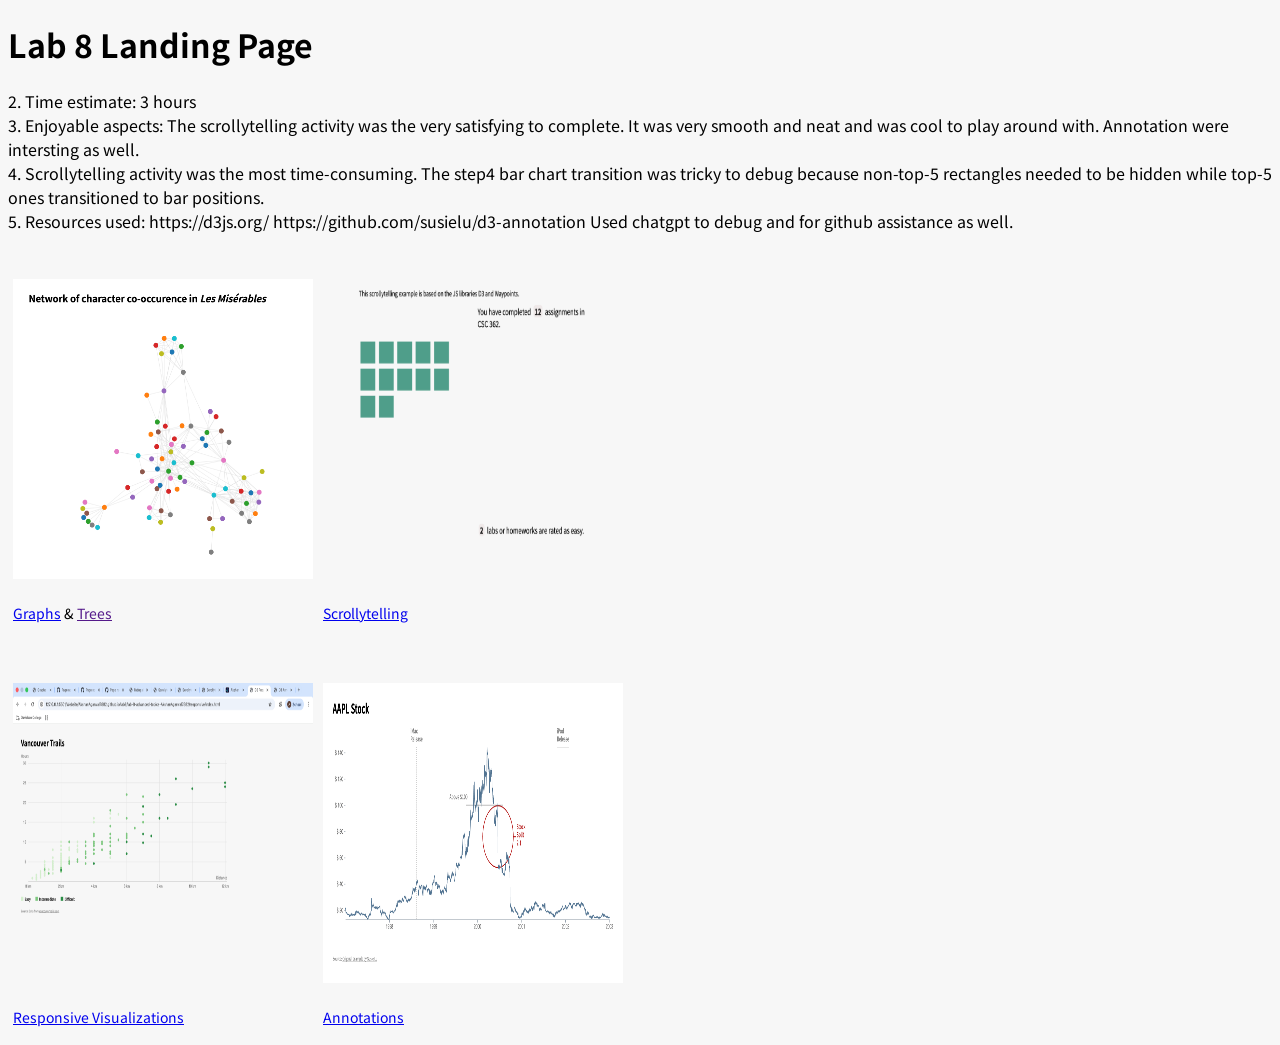
<file: Lab8/index.html>
<!DOCTYPE html>
<html lang="en">
<head>
    <meta charset="UTF-8">
    <meta name="viewport" content="width=device-width, initial-scale=1.0">
    <title>Lab 8</title>
    <link rel="stylesheet" href="css/style.css">
    <link href="https://fonts.googleapis.com/css2?family=Noto+Sans+JP:wght@400;500;700&display=swap" rel="stylesheet">
</head>
<body>
    <h1>Lab 8 Landing Page</h1>
    <style type="text/css">
        </style>
        <table class="tg">
        <thead>
          <tr>
            <th class="tg-0pky"><br><img src="Graph.png" alt="A puffin standing on a mossy rock." width="300" height="300"></th>
            <th class="tg-0pky"><br><img src="Scrolly.png" alt="A puffin standing on a mossy rock." width="300" height="300"></th>
          </tr>

          <p>
            2. Time estimate: 3 hours <br>

3. Enjoyable aspects:
The scrollytelling activity was the very satisfying to complete. It was very smooth and neat and was cool to play around with. Annotation were intersting as well.
<br>
4. Scrollytelling activity was the most time-consuming.  The step4 bar chart transition was tricky to debug because non-top-5 rectangles needed to be hidden
while top-5 ones transitioned to bar positions.
<br>
5. Resources used:
https://d3js.org/
https://github.com/susielu/d3-annotation

Used chatgpt to debug and for github assistance as well.
          </p>
        </thead>

        <tbody>
          <tr>
            <td class="tg-0pky"><a href="graphs/index.html">Graphs</a> & <a href="">Trees</a></td>
            <td class="tg-0pky"><a href="scrollytelling/index.html">Scrollytelling</a></td>
          </tr>
          <tr>
            <td class="tg-0lax"></td>
            <td class="tg-0lax"></td>
          </tr>
          <tr>
            <td class="tg-0pky"><br><img src="Screenshot1.png" alt="A puffin standing on a mossy rock." width="300" height="300"></td>
            <td class="tg-0pky"><br><img src="Annotate.png" alt="A puffin standing on a mossy rock." width="300" height="300"></td>
          </tr>
          <tr>
            <td class="tg-0pky"><a href="responsive/index.html">Responsive Visualizations</a></td>
            <td class="tg-0pky"><a href="annotations/index.html">Annotations</a></td>
          </tr>
        </tbody>
        </table>
</body>
</html>
</file>
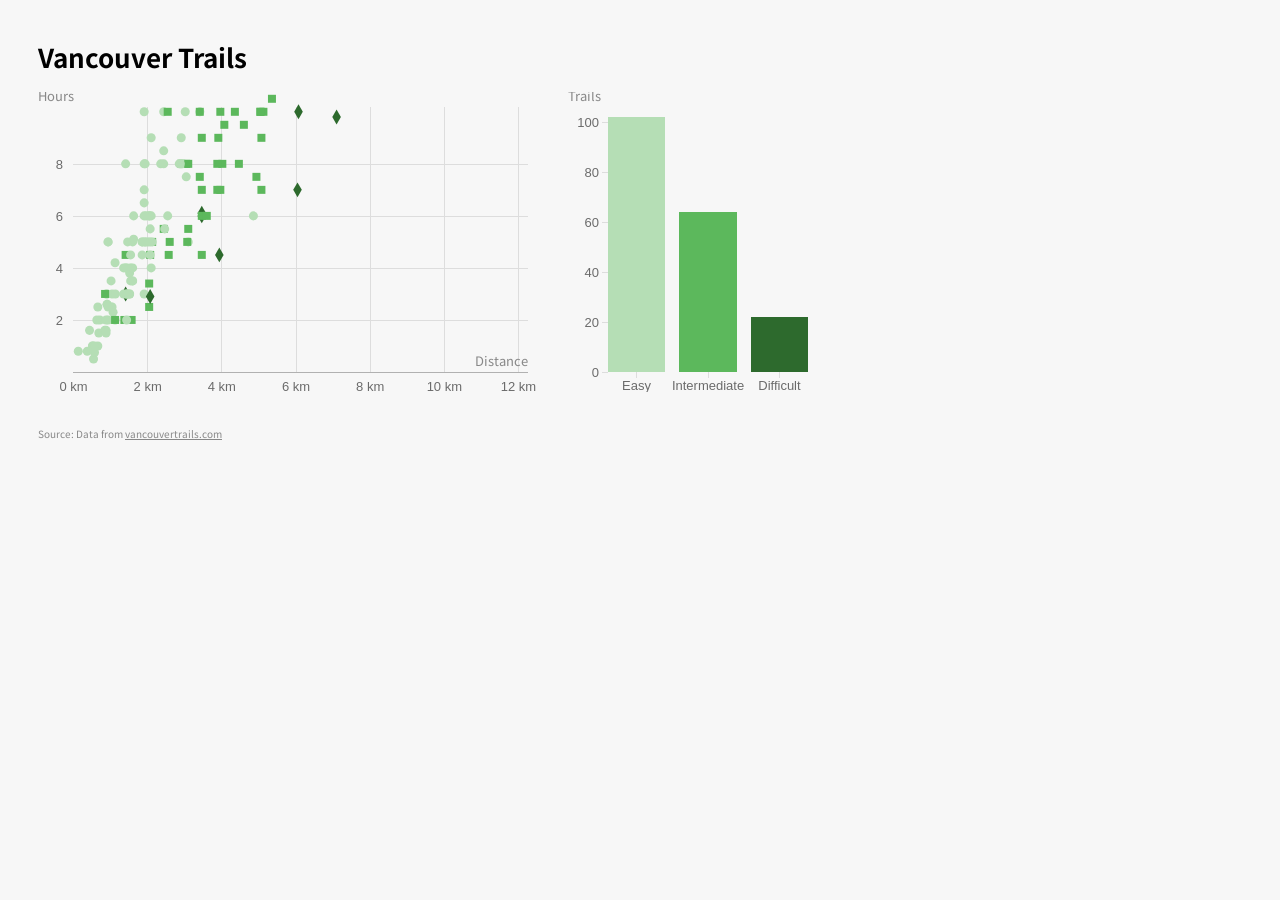
<file: trails-skeleton/index.html>
<!DOCTYPE html>
<html>
<head>
    <title>D3 Linked Charts - Basic</title>
    <link rel="stylesheet" href="css/style.css">
    <link href="https://fonts.googleapis.com/css2?family=Noto+Sans+JP:wght@500;700&display=swap" rel="stylesheet">
</head>
<body> 
    <h1>Vancouver Trails</h1>
    <!-- The wrapper div, called "container", has the display "flex" in the CSS
    to help position both divs close to each other on the page.-->
    <div class="container">

        <!-- We have two divs, one for each SVG.The class for the scatterplot div
        helps with left/right positioning-->
        <div class="margin-right"><svg id="scatterplot"></svg></div>
        <div><svg id="barchart"></svg></div>

    </div>

    <div class="source">
        Source: Data from <a href="https://vancouvertrails.com/trails/">vancouvertrails.com</a>
    </div>

    <!-- Similar tooltip code that we have used previously -->
    <div id="tooltip"></div>
    
    <!-- Order matters: we first import D3, then we use it in 
    scatterplot and barchart. We use our Scatterplot and Barchart
    objects in our main.js, so it should be last. -->
    <script src="js/d3.v6.min.js"></script>
    <script src="js/scatterplot.js"></script>
    <script src="js/barchart.js"></script>
    <script src="js/main.js"></script>
</body>
</html>
</file>
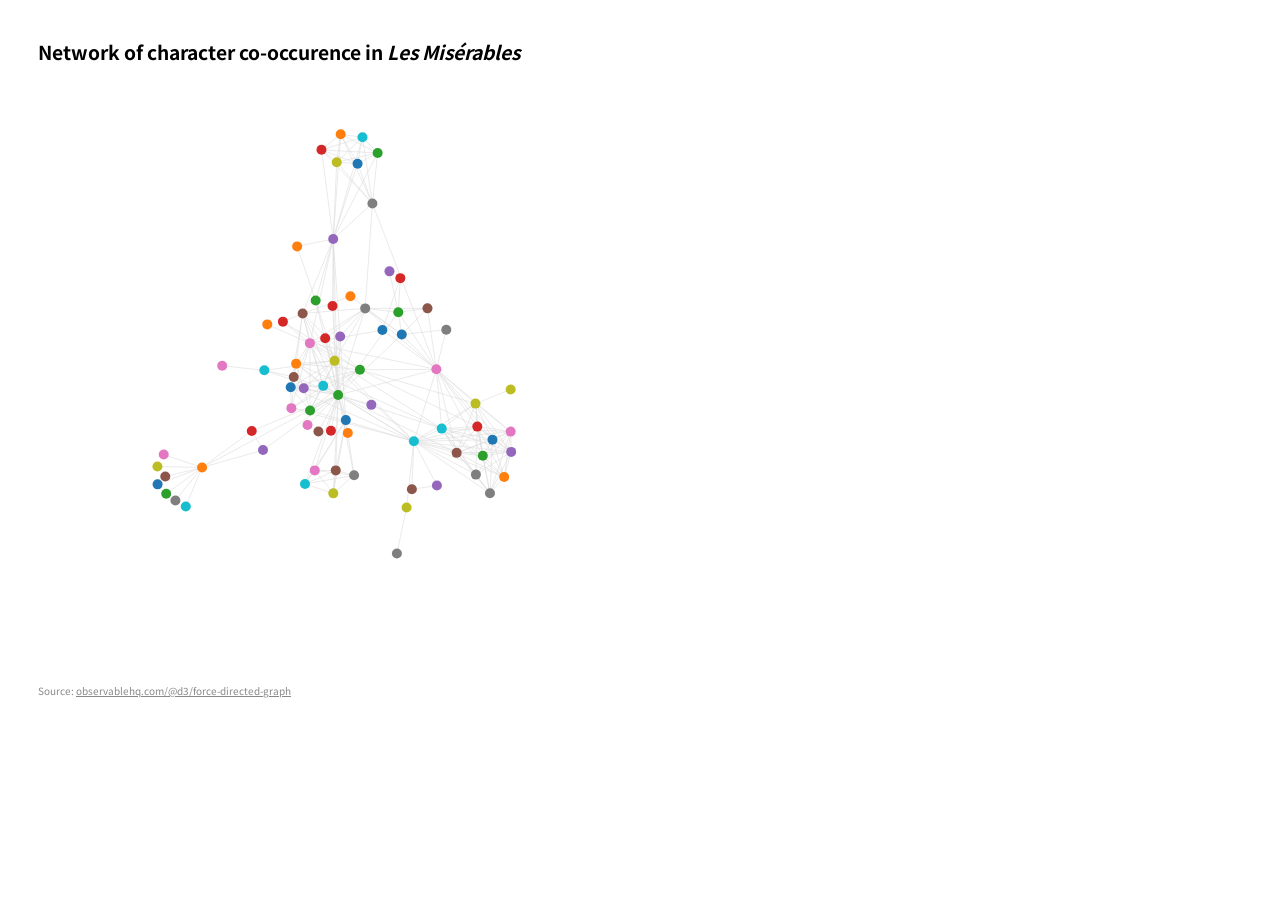
<file: Lab8/graphs/index.html>
<!DOCTYPE html>
<html lang="en">
<head>
    <meta charset="UTF-8">
    <meta name="viewport" content="width=device-width, initial-scale=1.0">
    <title>Graphs and Trees</title>
    <link rel="stylesheet" href="css/style.css">
    <meta charset="UTF-8">
    <link href="https://fonts.googleapis.com/css2?family=Noto+Sans+JP:wght@500;700&display=swap" rel="stylesheet">

</head>
<body>
    <h1>Network of character co-occurence in <i>Les Misérables</i></h1>

    <div id="force-directed-graph"></div>
    <div id="name"></div>
    <div class="source">
        Source: <a href="https://observablehq.com/@d3/force-directed-graph">observablehq.com/@d3/force-directed-graph</a>
    </div>

    <script src="../js/d3.v6.min.js"></script>
    <script src="js/forceDirectedGraph.js"></script>
    <script src="js/main.js"></script>
</body>
</html>
</file>
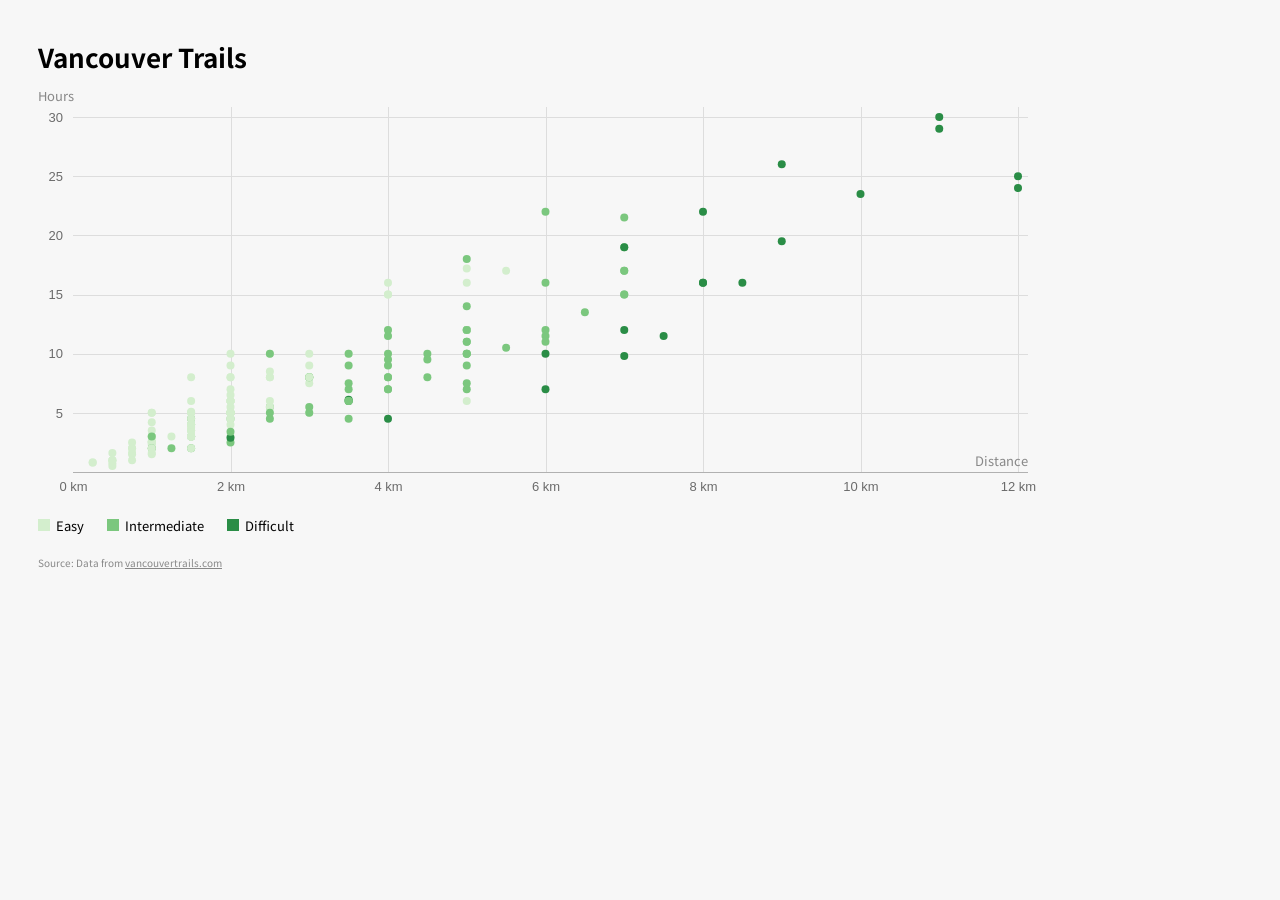
<file: Lab8/responsive/index.html>
<!DOCTYPE html>
<html>
<head>
    <title>D3 Responsive Scatter Plot</title>
    <link rel="icon" href="data:;base64,iVBORwOKGO=" />
    <link rel="stylesheet" href="css/style.css">
    <link href="https://fonts.googleapis.com/css2?family=Noto+Sans+JP:wght@500;700&display=swap" rel="stylesheet">
</head>
<body> 
    <h1>Vancouver Trails</h1>
    
    <div id="scatterplot"></div>

    <ul class="legend">
        <li class="legend-btn" data-difficulty="Easy"><span class="legend-symbol"></span> Easy</li>
        <li class="legend-btn" data-difficulty="Intermediate"><span class="legend-symbol"></span> Intermediate</li>
        <li class="legend-btn" data-difficulty="Difficult"><span class="legend-symbol"></span> Difficult</li>
    </ul>

    <div class="source">
        Source: Data from <a href="https://vancouvertrails.com/trails/">vancouvertrails.com</a>
    </div>

    <div id="tooltip"></div>
    
    <script src="../js/d3.v6.min.js"></script>
    <script src="js/scatterplot.js"></script>
    <script src="js/main.js"></script>
</body>
</html>
</file>
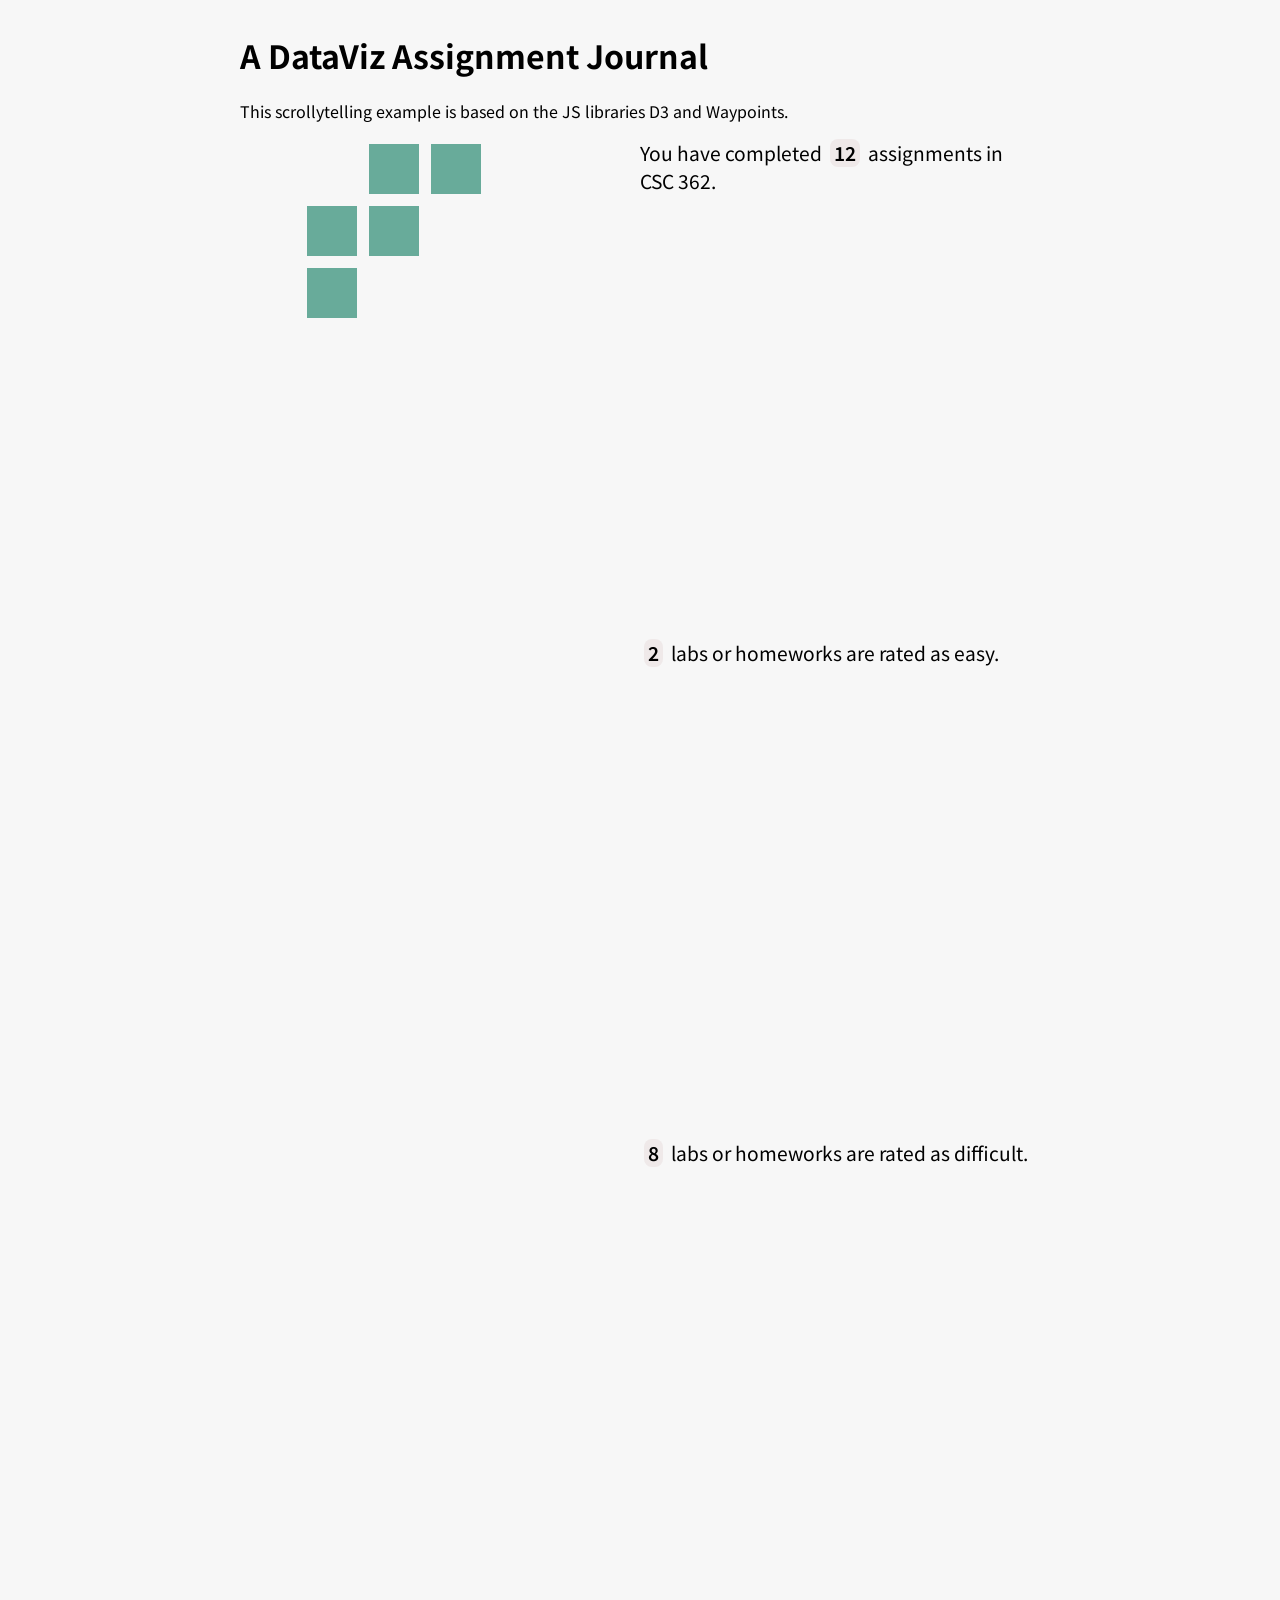
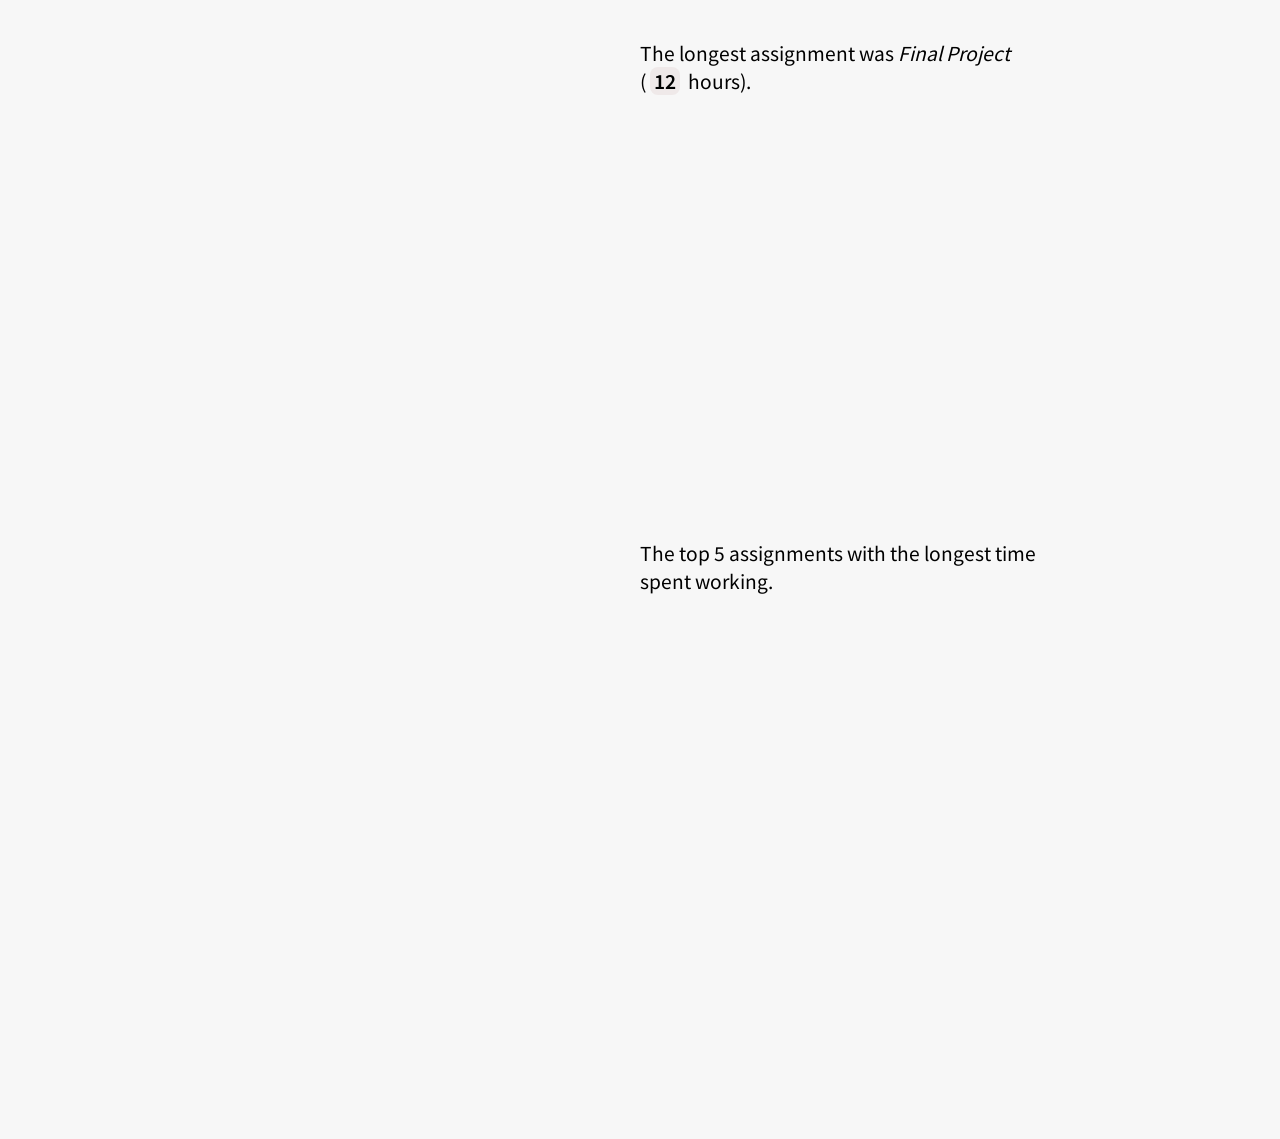
<file: Lab8/scrollytelling/index.html>
<!DOCTYPE html>
<html>
<head>
    <title>Scrollytelling using D3 and Waypoints</title>
    <link rel="icon" href="data:;base64,iVBORwOKGO=" />
    <link rel="stylesheet" href="css/style.css">
    <link href="https://fonts.googleapis.com/css2?family=Noto+Sans+JP:wght@400;500;700&display=swap" rel="stylesheet">
</head>
<body> 
    <div class="page">
        <h1>A DataViz Assignment Journal</h1>

        <p>This scrollytelling example is based on the JS libraries D3 and Waypoints.</p>

        <div class="container">
            <div id="vis"></div>
            <div id="prose">

        <div class="step" id="step0">You have completed <span class="count" id="assignments-count"></span> assignments in CSC 362.</div>
        <div class="step" id="step1"><span class="count" id="easy-assignments-count"></span> labs or homeworks are rated as easy.</div>
        <div class="step" id="step2"><span class="count" id="difficult-assignments-count"></span> labs or homeworks are rated as difficult.</div>
        <div class="step" id="step3">The longest assignment was <i><span id="max-time-assignment"></span></i><br>(<span class="count" id="max-time"></span> hours).</div>
        <div class="step" id="step4">The top 5 assignments with the longest time spent working.</div>
        
            </div>
        </div>
    </div>


    <script src="../js/d3.v6.min.js"></script>
    <script src="js/noframework.waypoints.min.js"></script>
    <script src="js/scrollerVis.js"></script>
    <script src="js/main.js"></script>
</body>
</html>
</file>
<file: assets/styles/style-dark.css>
@import url("https://fonts.googleapis.com/css2?family=Poppins:ital,wght@0,400;0,500;0,600;1,400;1,500;1,600&amp;display=swap");
/* -----------------------------------------------------------------
    - General Styles
----------------------------------------------------------------- */
body {
  background: #1D1E24;
  color: #AEB0B8;
}

.bg-triangles {
  background-color: #1D1E24;
  background-image: url(../img/triangles-top.svg), url(../img/triangles-bottom.svg);
}

/* -----------------------------------------------------------------
    - Typography
----------------------------------------------------------------- */
h1, h2, h3, h4, h5, h6 {
  color: #FCFCFC;
}

.title__separate::before {
  background-color: #0D86FF;
}

.overhead {
  color: #AEB0B8;
}

.block-quote::before {
  background-image: url(../img/icon-quote-dark.svg);
}
.block-quote__author::before {
  background-color: #AEB0B8;
}

iframe {
  background-color: #5E6E80;
}

/* -----------------------------------------------------------------
    - Form
----------------------------------------------------------------- */
.form-control, .textarea, select,
.custom-select {
  background-color: #2E2F36;
  border-color: #2E2F36;
  color: #AEB0B8;
}

.form-control:focus, .textarea:focus, select:focus,
.custom-select:focus {
  background-color: #23262B;
  border-color: #33363D;
  color: #AEB0B8;
}

.form-group .font-icon {
  color: #AEB0B8;
}

.form-control::-webkit-input-placeholder {
  color: #93959C;
}

.form-control::-moz-placeholder {
  color: #93959C;
}

.form-control:-ms-input-placeholder {
  color: #93959C;
}

.form-control::-ms-input-placeholder {
  color: #93959C;
}

.form-control::placeholder {
  color: #93959C;
}

.custom-control-input:focus:not(:checked) ~ .custom-control-label::before {
  border-color: #0D86FF;
}
.custom-control-input:not(:disabled):active ~ .custom-control-label::before {
  border-color: #fff;
}
.custom-control-input:checked ~ .custom-control-label::before {
  border-color: #0D86FF;
  background-color: #0D86FF;
}

.custom-control-label::before {
  border-color: #AEB0B8;
}

select option,
.custom-select option {
  color: #AEB0B8;
}

.dropdown-menu {
  background-color: #33363D;
  color: #AEB0B8;
}
.dropdown-menu::before {
  border-top: 0.375rem solid #33363D;
}
.dropdown.dropup .dropdown-menu::before {
  border-top: 0.375rem solid #33363D;
}

.tooltip-inner {
  background-color: #AEB0B8;
}

.bs-tooltip-top .arrow::before,
.bs-tooltip-auto[x-placement^="top"] .arrow::before {
  border-top-color: #AEB0B8;
}

.bs-tooltip-right .arrow::before,
.bs-tooltip-auto[x-placement^="right"] .arrow::before {
  border-right-color: #AEB0B8;
}

.bs-tooltip-left .arrow::before,
.bs-tooltip-auto[x-placement^="left"] .arrow::before {
  border-left-color: #AEB0B8;
}

.bs-tooltip-bottom .arrow::before,
.bs-tooltip-auto[x-placement^="bottom"] .arrow::before {
  border-bottom-color: #AEB0B8;
}

.btn {
  background:#0055FF;
  color: #FCFCFC;
}
.btn:hover {
  color: #FCFCFC;
}

/* -----------------------------------------------------------------
    - Preloader
----------------------------------------------------------------- */
.preloader {
  background-color: #1D1E24;
}
.preloader__progress {
  background: #1D1E24;
}
.preloader__progress span {
  background: #0D86FF;
}

.circle-pulse__1 {
  background-color: #0D86FF;
}

.circle-pulse__2 {
  background-color: rgba(13, 134, 255, 0.7);
}

/* -----------------------------------------------------------------
    - Header
----------------------------------------------------------------- */
.header__left::before {
  background-color: #33363D;
}
.header__photo {
  background-color: #23262B;
  border-color: #23262B;
}
.header__social a {
  color: #93959C;
}
.header__social a:hover {
  color: #0D86FF;
}
.header__contact {
  color: #FCFCFC;
}

/* -----------------------------------------------------------------
    - Sections
----------------------------------------------------------------- */
.box {
  background-color: #23262B;
}
.box__border {
  border-color: #33363D;
}

.social__link {
  color: #FCFCFC;
}

/* -----------------------------------------------------------------
    - Cases
----------------------------------------------------------------- */
.case-item {
  border-color: #33363D;
}

/* -----------------------------------------------------------------
    - Navbar
----------------------------------------------------------------- */
@media only screen and (max-width: 991px) {
  .sidebar {
    border-color: #33363D;
  }
}

.nav__item a {
  background-color: #2E2F36;
  color: #AEB0B8;
}
.nav__item a:hover {
  color: #0D86FF;
}
@media only screen and (max-width: 580px) {
  .nav__item a {
    background-color: transparent;
  }
}
.nav__item a.active {
  background:  #0055FF;
  color: #FCFCFC;
}
.nav__item a.active:hover {
  color: #FCFCFC;
}
@media only screen and (max-width: 580px) {
  .nav__item a.active {
    background: none;
    color: #0D86FF;
  }
  .nav__item a.active:hover {
    color: #0D86FF;
  }
  .nav__item a.active::before {
    background-color: #0D86FF;
  }
}

/* -----------------------------------------------------------------
    - Footer
----------------------------------------------------------------- */
.footer {
  color: #93959C;
}

/* -----------------------------------------------------------------
    - Single post
----------------------------------------------------------------- */
.footer-post::before {
  background-color: #AEB0B8;
}
.footer-post__share {
  color: #FCFCFC;
}

.comment-box__inner {
  background-color: #2E2F36;
}
.comment-box__details {
  color: #FCFCFC;
}
.comment-box__footer {
  color: #FCFCFC;
}
.comment-box__footer li:hover {
  color: #0D86FF;
}

.comment-form .icon-smile:hover {
  color: #0D86FF;
}

.scroll-line {
  background: #0D86FF;
}

.nicescroll-cursors {
  background-color: #93959C !important;
}

.social-auth__link {
  color: #FCFCFC;
}
.social-auth__link:hover {
  color: #FCFCFC;
}

/* -----------------------------------------------------------------
    - Testimonials
----------------------------------------------------------------- */
.review-item {
  background-color: #1D1E24;
  background-image: url(../img/icon-quote-dark.svg);
}

.swiper-pagination-bullet {
  background: #33363D;
}
.swiper-pagination-bullet-active {
  background: #0D86FF;
}

/* -----------------------------------------------------------------
    - Portfolio
----------------------------------------------------------------- */
@media only screen and (min-width: 769px) {
  .filter__item::before {
    background-color: #AEB0B8;
  }
  .filter__item a {
    color: rgba(174, 176, 184, 0.8);
  }
  .filter__item.active a {
    color: #FCFCFC;
  }
}
@media only screen and (max-width: 768px) {
  .select {
    background-color: #2E2F36;
  }
  .select ul {
    background-color: #2E2F36;
  }
  .select ul li {
    color: #AEB0B8;
  }
  .select ul li:hover {
    background-color: #0D86FF;
  }
  .select ul li:hover a {
    color: #FCFCFC;
  }
  .select ul li a {
    color: #AEB0B8;
  }
}
/* -----------------------------------------------------------------
    - News
----------------------------------------------------------------- */
.news-item {
  background-color: #2E2F36;
}
.news-item__date {
  color: #FCFCFC;
}

/* -----------------------------------------------------------------
    - Timeline
----------------------------------------------------------------- */
.timeline__item {
  border-color: #33363D;
}
.timeline__item::before {
  background-color: #0D86FF;
}
.timeline__period {
  color: rgba(174, 176, 184, 0.7);
}

/* Progress  */
.progress {
  background-color: #2E2F36;
}
.progress-bar {
  background: #0055FF;
}

/* -----------------------------------------------------------------
    - Other
----------------------------------------------------------------- */
.back-to-top {
  border-top: 1px solid #FCFCFC;
  border-left: 1px solid #FCFCFC;
}

.medium-zoom-overlay {
  background: #1D1E24 !important;
}

/*# sourceMappingURL=style-dark.css.map */
</file>
<file: Lab8/css/style.css>
body {
    font-family: 'Noto Sans JP', sans-serif;
    font-size: 16px;
    font-weight: 400;
    background: #f7f7f7;
  }

/* Table styling */
.tg  {
    border-collapse:collapse;
    border-spacing:0;
}

.tg td {
    font-size:14px;
    overflow:hidden;
    padding:10px 5px;
    word-break:normal;
}
.tg th{ 
    font-size:14px;
    font-weight:normal;
    overflow:hidden;
    padding:10px 5px;
    word-break:normal;
}
.tg .tg-0pky{
    border-color:inherit;
    text-align:left;
    vertical-align:top;
}
.tg .tg-sxqf{
    border-color:inherit;
    font-family:inherit;
    text-align:left;
    vertical-align:top;
}
.tg .tg-0lax{
    text-align:left;
    vertical-align:top;
}
</file>
<file: trails-skeleton/css/style.css>
body {
    font-family: 'Noto Sans JP', sans-serif;
    font-size: 13px;
    padding: 30px;
    background: #f7f7f7;
  }
  
  .container {
    display: flex;
  }
  
  .margin-right {
    margin-right: 30px;
  }
  
  h1 {
    margin-top: 0;
  }
  
  .source {
    margin-top: 30px;
    font-size: 10px;
    color: #888;
  }
  .source a {
    color: #888;
  }
  
  /* Marks */
  .point:hover {
    stroke: #333;
  }
  .bar {
    shape-rendering: crispEdges;
  }
  
  .bar:hover {
  stroke: #777;
}
.bar.active {
  stroke: #333;
}

  
  
  /* Axes */
  .axis line {
    fill: none;
    stroke: #ddd;
    shape-rendering: crispEdges;
  }
  .axis text {
    font-size: 13px;
    fill: #6b6b6b;
  }
  .axis-title {
    font-size: 13px;
    fill: #888;
  }
  .y-axis .tick:first-child line {
    stroke: #b1b1b1;
  }
  .y-axis .tick:first-child text {
    display: none;
  }
  .x-axis .tick:first-child line {
    display: none;
  }
  .axis path {
    display: none;
  }
  
  
  /* Tooltip */
  #tooltip {
    position: absolute;
    display: none;
    background: #fff;
    box-shadow: 3px 3px 3px 0px rgb(92 92 92 / 0.5);
    border: 1px solid #ddd;
    font-size: 12px;
    font-weight: 500;
    padding: 8px;
    min-width: 160px;
    color: #333;
  }
  .tooltip-title {
    color: #000;
    font-size: 14px;
    font-weight: 600;
  }
  #tooltip ul {
    margin: 5px 0 0 0;
    padding-left: 20px;
  }
</file>
<file: Lab8/graphs/css/style.css>
body {
    font-family: 'Noto Sans JP', sans-serif;
    font-size: 13px;
    padding: 30px;
  }
  
  h1 {
    margin-top: 0;
    font-size: 1.2rem;
  }
  
  .source {
    font-size: 10px;
    color: #888;
  }
  .source a {
    color: #888;
  }
  
  line {
    stroke: #ddd;
  }
</file>
<file: Lab8/responsive/css/style.css>
body {
    font-family: 'Noto Sans JP', sans-serif;
    font-size: 13px;
    padding: 30px;
    background: #f7f7f7;
  }
  
  h1 {
    margin-top: 0;
  }
  

  
  .source {
    font-size: 10px;
    color: #888;
  }
  .source a {
    color: #888;
  }
  
  /* Marks */
  .point:hover {
    stroke: #333;
  }
  
  /* Axes */
  .axis line {
    fill: none;
    stroke: #ddd;
    shape-rendering: crispEdges;
  }
  .axis text {
    font-size: 13px;
    fill: #6b6b6b;
  }
  .axis-title {
    font-size: 13px;
    fill: #888;
  }
  .y-axis .tick:first-child line {
    stroke: #b1b1b1;
  }
  .y-axis .tick:first-child text {
    display: none;
  }
  .x-axis .tick:first-child line {
    display: none;
  }
  .axis path {
    display: none;
  }
  
  /* Legend */
  .legend {
    margin: 20px 0;
    list-style: none;
    padding: 0;
  }
  .legend-btn {
    display: inline-block;
    margin: 0 20px 0 0;
    cursor: pointer;
    transition: all ease-in-out 200ms;
  }
  .legend-btn:hover.legend-btn.inactive:hover  {
    opacity: 0.7;
  }
  .legend-btn.inactive {
    opacity: 0.5;
  }
  .legend-symbol {
    width: 12px;
    height: 12px;
    margin-right: 3px;
    display: inline-block;
  }
  .legend-btn[data-difficulty="Easy"] .legend-symbol {
    background: #d3eecd;
  }
  .legend-btn[data-difficulty="Intermediate"] .legend-symbol {
    background: #7bc77e;
  }
  .legend-btn[data-difficulty="Difficult"] .legend-symbol {
    background: #2a8d46;
  }
  
  /* Tooltip */
  #tooltip {
    position: absolute;
    display: none;
    background: #fff;
    box-shadow: 3px 3px 3px 0px rgb(92 92 92 / 0.5);
    border: 1px solid #ddd;
    font-size: 12px;
    font-weight: 500;
    padding: 8px;
    min-width: 160px;
    color: #333;
  }
  .tooltip-title {
    color: #000;
    font-size: 14px;
    font-weight: 600;
  }
  #tooltip ul {
    margin: 5px 0 0 0;
    padding-left: 20px;
  }
  
  #scatterplot {
  max-width: 1000px;
}
</file>
<file: Lab8/scrollytelling/css/style.css>
body {
  font-family: 'Noto Sans JP', sans-serif;
  font-size: 16px;
  font-weight: 400;
  background: #f7f7f7;
}

.page {
  margin: 2rem auto;
  max-width: 50rem;
}

.container {
  position: relative;
  margin-bottom: 100px;
}

#vis {
  position: fixed;
  width: 400px;
}

#prose {
  margin-left: 400px;
}
#prose .step {
  height: 500px;
}

.count {
  padding: 0px 4px;
  background: #efe9e9;
  font-weight: 600;
  border-radius: 8px;
  margin: 0 4px;
}

.step {
  font-size: 1.2rem;
}

.chart-label {
  font-size: .7rem;
}
</file>
<file: assets/styles/style.css>
@import url(vendors/bootstrap.min.css);
@import url(vendors/swiper.min.css);
@import url(vendors/photoswipe.css);
@import url(../icons/style.css);
@import url("https://fonts.googleapis.com/css2?family=Poppins:ital,wght@0,400;0,500;0,600;1,400;1,500;1,600&amp;display=swap");

/* -----------------------------------------------------------------
    - General Styles
----------------------------------------------------------------- */
*,
::before,
::after {
  background-repeat: no-repeat;
  box-sizing: border-box;
}

html {
  font-size: 1rem;
  -webkit-overflow-scrolling: touch;
  -webkit-box-sizing: border-box;
  box-sizing: border-box;
  -ms-overflow-x: hidden;
}

body, html {
  -webkit-text-size-adjust: 100%;
}

body {
  background: #F7F9FA;
  background-repeat: no-repeat;
  background-attachment: fixed;
  color: #5E6E80;
  font-family: "Poppins", sans-serif;
  font-weight: 400;
  font-size: 0.875rem;
  line-height: 1.7;
  min-height: 100vh;
  overflow-x: hidden;
  -ms-overflow-style: scrollbar;
  -webkit-font-smoothing: antialiased;
}
@media only screen and (max-width: 580px) {
  body {
    line-height: 1.6;
  }
}

html.is-scroll-disabled body {
  height: 100vh;
  overflow: hidden;
}

@media all and (-ms-high-contrast: none), (-ms-high-contrast: active) {
  html.is-scroll-disabled {
    overflow: hidden;
  }
}
.no-scroll {
  overflow: hidden;
  -ms-overflow-style: none;
}

.no-scroll-height {
  overflow-x: hidden;
}

.svg-defs {
  position: absolute;
  height: 0;
  width: 0;
}

.bg-triangles {
  background-image: url(../img/triangles-top.svg), url(../img/triangles-bottom.svg);
  background-position: left top, right bottom;
  background-repeat: no-repeat;
  background-size: inherit;
}
@media only screen and (max-width: 580px) {
  .bg-triangles {
    background-size: contain;
  }
}

/* -----------------------------------------------------------------
    - Typography
----------------------------------------------------------------- */
h1, h2, h3, h4, h5, h6 {
  color: #3B4B5E;
  font-family: "Poppins", sans-serif;
  font-weight: 600;
  line-height: 1.3;
}

.title--h1 {
  font-size: 2rem;
  margin-bottom: 1.3rem;
}

.sm-font-color {
  font-size: 8px;
  color: #93a0a7;
}

@media only screen and (max-width: 580px) {
  .title--h1 {
    font-size: 1.75rem;
    margin-bottom: 1rem;
  }
}
.title--h2 {
  font-size: 1.625rem;
}
@media only screen and (max-width: 580px) {
  .title--h2 {
    font-size: 1.375rem;
  }
}
.title--h3 {
  font-size: 1.5rem;
  margin-bottom: 1rem;
}
@media only screen and (max-width: 580px) {
  .title--h3 {
    font-size: 1.125rem;
  }
}
.title--h4 {
  font-size: 1.125rem;
}
@media only screen and (max-width: 580px) {
  .title--h4 {
    font-size: 1rem;
  }
}
.title--h5 {
  font-size: 1rem;
}
@media only screen and (max-width: 580px) {
  .title--h5 {
    font-size: 0.875rem;
  }
}
.title--h6 {
  font-size: 0.875rem;
}
@media only screen and (max-width: 580px) {
  .title--h6 {
    font-size: 0.75rem;
  }
}
.title--tone {
  color: #304CFD;
}
.title-icon {
  margin-right: 0.5rem;
  margin-top: -0.25rem;
  height: 1.875rem;
  width: 1.875rem;
}
@media only screen and (max-width: 580px) {
  .title-icon {
    height: 1.5625rem;
    width: 1.875rem;
  }
}
.title__separate {
  margin-bottom: 2.3125rem;
  position: relative;
}
.title__separate::before, .title__separate::after {
  content: '';
  background-color: #304CFD;
  border-radius: 0.5rem;
  height: 5px;
  position: absolute;
  bottom: -1.125rem;
  left: 0;
  width: 3.125rem;
  z-index: 1;
}
.title__separate::after {
  background-color: #FF965D;
  width: 1rem;
}
@media only screen and (max-width: 580px) {
  .title__separate {
    margin-bottom: 1.5625rem;
  }
  .title__separate::before, .title__separate::after {
    height: 0.1875rem;
    bottom: -0.625rem;
  }
  .title__separate::before {
    width: 3rem;
  }
  .title__separate::after {
    width: 1rem;
  }
}

.weight--400 {
  font-weight: 400;
}
.weight--500 {
  font-weight: 500;
}
.weight--600 {
  font-weight: 600;
}

.overhead {
  color: rgba(94, 110, 128, 0.8);
  font-size: 0.75rem;
  display: block;
  text-transform: uppercase;
}

.block-quote {
  font-size: 1.25rem;
  font-weight: 400;
  font-style: italic;
  margin: 1.8125rem 0;
  position: relative;
  line-height: 1.6;
}
@media only screen and (max-width: 991px) {
  .block-quote {
    padding-left: 3.75rem;
  }
}
@media only screen and (max-width: 580px) {
  .block-quote {
    font-size: 1.125rem;
    margin: 0.625rem 0 1.25rem;
    padding-left: 0;
    padding-top: 2.5rem;
  }
}
.block-quote::before {
  background-image: url(../img/icon-quote.svg);
  background-repeat: no-repeat;
  background-position: center;
  background-size: contain;
  content: '';
  height: 2.125rem;
  margin: 0 auto;
  position: absolute;
  top: 0;
  left: -3.375rem;
  width: 2.125rem;
}
@media only screen and (max-width: 991px) {
  .block-quote::before {
    left: 0;
  }
}
@media only screen and (max-width: 580px) {
  .block-quote::before {
    right: 0;
  }
}
.block-quote__author {
  font-size: 0.875rem;
  font-style: normal;
  display: block;
  margin-top: 0.625rem;
  padding-left: 3rem;
  position: relative;
}
@media only screen and (max-width: 580px) {
  .block-quote__author {
    font-size: 0.875rem;
    margin-top: 0;
    padding-left: 2rem;
  }
}
.block-quote__author::before {
  content: '';
  background-color: #5E6E80;
  height: 1px;
  margin-bottom: auto;
  margin-top: auto;
  position: absolute;
  top: 0;
  bottom: 0;
  left: 0;
  width: 2rem;
}
@media only screen and (max-width: 580px) {
  .block-quote__author::before {
    width: 1rem;
  }
}

a {
  color: #304CFD;
  cursor: pointer;
  text-decoration: none;
  -webkit-text-decoration-skip: objects;
  transition: color 0.3s cubic-bezier(0.72, 0.16, 0.345, 0.875);
}
a:hover {
  color: #304CFD;
  outline: none;
  text-decoration: underline;
}
a.decoration--none {
  text-decoration: none;
}

img {
  max-width: 100%;
  -webkit-user-select: none;
  -moz-user-select: none;
  -ms-user-select: none;
  user-select: none;
  object-fit: cover;
}

iframe {
  background-color: #5E6E80;
  border: 0;
  display: block;
  height: 100%;
  width: 100%;
}

.cover {
  border-radius: 0.375rem;
  object-fit: cover;
  object-position: center;
  font-family: 'object-fit: cover; object-position: center;';
  height: 100%;
  width: 100%;
}
@media only screen and (max-width: 580px) {
  .cover {
    border-radius: 0.25rem;
  }
}

::-moz-selection {
  background: transparent;
  color: #304CFD;
}

::selection {
  background: transparent;
  color: #304CFD;
}

/* -----------------------------------------------------------------
    - Form
----------------------------------------------------------------- */
.form-control, .textarea, select,
.custom-select {
  background-color: #F7F9FA;
  border: 2px solid #F7F9FA;
  border-radius: 1.25rem;
  box-shadow: none;
  color: #5E6E80;
  font-size: inherit;
  height: auto;
  padding: 0.875rem 1.375rem 0.8125rem;
  position: relative;
  width: 100%;
  -webkit-appearance: none;
  -moz-appearance: none;
  appearance: none;
}
@media only screen and (max-width: 580px) {
  .form-control, .textarea, select,
  .custom-select {
    padding: 0.8125rem 1.375rem 0.75rem;
  }
}

.form-control:focus, .textarea:focus, select:focus,
.custom-select:focus {
  background-color: #fff;
  border: 2px solid rgba(141, 153, 166, 0.2);
  color: #5E6E80;
  box-shadow: none;
  outline: none;
}

.form-control {
  line-height: inherit;
}
@media all and (-ms-high-contrast: none), (-ms-high-contrast: active) {
  .form-control {
    line-height: 0;
  }
}
.form-control__icon {
  padding-left: 3.375rem;
}
@media only screen and (max-width: 580px) {
  .form-control__icon {
    padding-left: 2.8125rem;
  }
}

.textarea {
  border-radius: 1.25rem;
  display: block;
  padding: 0.8125rem 1.1875rem;
  resize: none;
}

.form-group {
  margin-bottom: 2rem;
  position: relative;
}
@media only screen and (max-width: 580px) {
  .form-group {
    margin-bottom: 1.6875rem;
  }
}
.form-group .font-icon {
  color: #5E6E80;
  font-size: 1.125rem;
  margin: auto 0;
  position: absolute;
  top: 0;
  bottom: 0;
  left: 2.375rem;
  height: 1rem;
  width: 1rem;
  z-index: 1;
}
@media only screen and (max-width: 580px) {
  .form-group .font-icon {
    font-size: 1rem;
    left: 2.125rem;
  }
}

.help-block {
  position: absolute;
  font-size: 0.75rem;
  line-height: 1.4;
  padding-top: 0.3125rem;
  padding-left: 0.375rem;
}
@media only screen and (max-width: 580px) {
  .help-block {
    font-size: 0.6875rem;
  }
}

.with-errors {
  color: #FF3D57;
}

.has-error input,
.has-error textarea,
.has-error input:focus,
.has-error textarea:focus {
  border-color: #FF3D57;
}

#validator-contact {
  font-size: 0.875rem;
  margin-top: 1rem;
}

.form-control::-webkit-input-placeholder {
  color: #8D99A6;
}

.form-control::-moz-placeholder {
  color: #8D99A6;
}

.form-control:-ms-input-placeholder {
  color: #8D99A6;
}

.form-control::-ms-input-placeholder {
  color: #8D99A6;
}

.form-control::placeholder {
  color: #8D99A6;
}

input:invalid,
textarea:invalid {
  outline: none !important;
}

.custom-control-input:focus:not(:checked) ~ .custom-control-label::before {
  border-color: #304CFD;
}
.custom-control-input:not(:disabled):active ~ .custom-control-label::before {
  border-color: #fff;
  background-color: transparent;
}
.custom-control-input:checked ~ .custom-control-label::before {
  border-color: #304CFD;
  background-color: #304CFD;
}

.custom-control-label {
  line-height: 1.55;
  padding-left: 0.5rem;
}
.custom-control-label::before {
  background-color: transparent;
  border: 1px solid #5E6E80;
}

select,
.custom-select {
  background: url("data:image/svg+xml,%3csvg xmlns='http://www.w3.org/2000/svg' viewBox='0 0 4 5'%3e%3cpath fill='%23fff' d='M2 0L0 2h4zm0 5L0 3h4z'/%3e%3c/svg%3e") no-repeat right 0.1rem center/10px 16px;
}
select option,
.custom-select option {
  color: #5E6E80;
}

.dropdown-menu {
  border: 0;
  border-radius: 12px;
  color: #5E6E80;
  font-size: 0.9375rem;
}
.dropdown-menu::before {
  content: '';
  border-left: 0.375rem solid transparent;
  border-right: 0.375rem solid transparent;
  border-bottom: 0.375rem solid #fff;
  height: 0;
  position: absolute;
  top: -0.375rem;
  left: 1.125rem;
  width: 0;
}
.dropdown.dropup .dropdown-menu::before {
  border-left: 0.375rem solid transparent;
  border-right: 0.375rem solid transparent;
  border-top: 0.375rem solid #fff;
  border-bottom: 0.375rem solid transparent;
  top: auto;
  bottom: -0.75rem;
}

.tooltip-inner {
  max-width: 12.5rem;
  padding: 0.25rem 0.625rem 0.25rem;
  background-color: #5E6E80;
  border-radius: 0.25rem;
}
.tooltip.show {
  opacity: 1;
}

.bs-tooltip-top .arrow::before,
.bs-tooltip-auto[x-placement^="top"] .arrow::before {
  border-width: 0.3125rem 0.3125rem 0;
  border-top-color: #5E6E80;
}

.bs-tooltip-right .arrow::before,
.bs-tooltip-auto[x-placement^="right"] .arrow::before {
  border-width: 0.3125rem 0.3125rem 0.3125rem 0;
  border-right-color: #5E6E80;
}

.bs-tooltip-left .arrow::before,
.bs-tooltip-auto[x-placement^="left"] .arrow::before {
  border-width: 0.3125rem 0 0.3125rem 0.3125rem;
  border-left-color: #5E6E80;
}

.bs-tooltip-bottom .arrow::before,
.bs-tooltip-auto[x-placement^="bottom"] .arrow::before {
  border-width: 0 0.3125rem 0.3125rem;
  border-bottom-color: #5E6E80;
}

@media only screen and (min-width: 580px) {
  .pt-sm-6 {
    padding-top: 5rem;
  }
}

.btn {
  background: #3e4152;
  border-radius: 20px; */
  color: #fff;
  cursor: pointer;
  font-size: 1rem;
  font-weight: 400;
  line-height: 1;
  height: 3.5rem;
  padding: 0  1.5rem;
  position: relative;
  transition: .4s ease-in-out;
  white-space: nowrap;
  box-shadow: none;
}
.btn:hover {
  color: #fff;
  box-shadow: none;
  opacity: 1;
}
.btn .font-icon {
  margin-right: 0.375rem;
}
.btn.disabled {
  pointer-events: none;
}
.btn.disabled:hover {
  opacity: 1;
}
.btn.disabled:hover {
  opacity: 1;
}

button:focus {
  outline: none;
}

/* -----------------------------------------------------------------
    - Preloader
----------------------------------------------------------------- */
.preloader {
  display: flex;
  align-items: center;
  justify-content: center;
  background-color: #fff;
  position: fixed;
  top: 0;
  left: 0;
  width: 100%;
  height: 100%;
  overflow: hidden;
  text-align: center;
  z-index: 1106;
  opacity: 1;
}
.preloader > * {
  min-width: 0;
}
.preloader__wrap {
  width: 100%;
  max-width: 9.375rem;
}
.preloader__progress {
  background: #fff;
  height: 0.125rem;
  position: absolute;
  top: 0;
  left: 0;
  overflow: hidden;
  width: 100%;
}
.preloader__progress span {
  background: #304CFD;
  position: absolute;
  top: 0;
  left: 0;
  height: 100%;
  width: 0;
}

.circle-pulse > * {
  position: absolute;
  top: 50%;
  left: 50%;
  border-radius: 50%;
  box-sizing: border-box;
  transform: scale(0);
  animation: pulse 1.6s linear infinite;
}

.circle-pulse__1 {
  width: 6rem;
  height: 6rem;
  margin-top: -3rem;
  margin-left: -3rem;
  background-color: #304CFD;
}

.circle-pulse__2 {
  width: 4.8rem;
  height: 4.8rem;
  margin-top: -2.4rem;
  margin-left: -2.4rem;
  background-color: rgba(48, 76, 253, 0.7);
  animation-delay: -0.8s;
}

@keyframes pulse {
  0% {
    transform: scale(0, 0);
    opacity: 1;
  }
  100% {
    transform: scale(1, 1);
    opacity: 0;
  }
}
/* -----------------------------------------------------------------
    - Header
----------------------------------------------------------------- */
.header-image {
  height: 19.75rem;
  position: absolute;
  left: 0;
  width: 100%;
}

.header {
  display: flex;
  margin-bottom: 1.875rem;
}
.header > * {
  min-width: 0;
}
@media only screen and (max-width: 991px) {
  .header {
    flex-direction: column;
  }
}
@media only screen and (max-width: 580px) {
  .header {
    margin-bottom: 0.9375rem;
  }
}
.header__left {
  display: flex;
  align-items: start;
  flex: 0 0 50%;
  padding-right: 1.875rem;
  position: relative;
}
.header__left > * {
  min-width: 0;
}
.header__left::before {
  content: '';
  background-color: #EBF0F2;
  position: absolute;
  top: 0;
  right: 0;
  bottom: 0;
  height: 100%;
  width: 1px;
}
@media only screen and (max-width: 991px) {
  .header__left {
    align-items: center;
    flex-direction: column;
    padding-right: 0;
    padding-bottom: 1.25rem;
    text-align: center;
  }
  .header__left::before {
    position: absolute;
    top: auto;
    right: 0;
    bottom: 0;
    height: 1px;
    width: 100%;
  }
}
.header__right {
  display: flex;
  align-items: start;
  flex: 0 0 50%;
  padding-left: 1.875rem;
}
.header__right > * {
  min-width: 0;
}
@media only screen and (max-width: 991px) {
  .header__right {
    padding-left: 0;
    padding-top: 1.875rem;
  }
  .header__right ul:first-child {
    padding: 0;
  }
}
@media only screen and (max-width: 580px) {
  .header__right {
    flex-direction: column;
    padding-top: 1.5rem;
  }
}
.header__photo {
  background-color: #fff;
  border: 0.375rem solid #fff;
  border-radius: 2.9375rem;
  margin-top: -4.125rem;
  height: 10.125rem;
  overflow: hidden;
  width: 10.125rem;
}
@media only screen and (max-width: 991px) {
  .header__photo {
    margin-top: -5rem;
    margin-bottom: 1.25rem;
  }
}
.header__photo-img {
  height: 100%;
  width: 100%;
}
.header__base-info {
  margin-left: 1.5rem;
}
@media only screen and (max-width: 991px) {
  .header__base-info {
    margin-left: 0;
  }
}
.header__base-info .title {
  margin-bottom: 0.125rem;
}
.header__social {
  display: flex;
  align-items: center;
  font-size: 1rem;
  list-style: none;
  margin-top: 0.5rem;
  margin-bottom: 0;
  padding: 0;
}
.header__social > * {
  min-width: 0;
}
.header__social li {
  margin-right: 1rem;
}
.header__social li:last-child {
  margin-right: 0;
}
.header__social a {
  color: #5E6E80;
  text-decoration: none;
}
.header__social a:hover {
  color: #304CFD;
}
@media only screen and (max-width: 991px) {
  .header__social {
    justify-content: center;
  }
}
.header__contact {
  list-style: none;
  margin-bottom: 0;
  /* width: 50%; */
}
@media only screen and (max-width: 991px) {
  .header__contact:first-child {
    padding: 0;
    margin-bottom: 1rem;
  }
}
@media only screen and (max-width: 580px) {
  .header__contact {
    padding: 0;
    width: 100%;
  }
  .header__contact:first-child {
    margin-bottom: 0.75rem;
  }
}
.header__contact li {
  margin-bottom: 1rem;
  word-break: break-all;
}
@media only screen and (max-width: 580px) {
  .header__contact li {
    margin-bottom: 0.75rem;
  }
}
.header__contact li:last-child {
  margin-bottom: 0;
}

.status {
  font-size: 0.875rem;
  display: inline-flex;
  align-items: center;
}
.status > * {
  min-width: 0;
}

/* -----------------------------------------------------------------
    - Sections
----------------------------------------------------------------- */
.box {
  background-color: #fff;
  border-radius: 20px;
  padding: 1.875rem;
  position: relative;
}
@media only screen and (max-width: 580px) {
  .box {
    padding: 1rem;
  }
}
.box__border {
  border: 2px solid #EBF0F2;
  border-radius: 20px;
}
@media only screen and (max-width: 580px) {
  .box__border {
    border-radius: 13.3333333333px;
    padding: 1rem;
  }
}

@media only screen and (max-width: 991px) {
  .box-content {
    border-radius: 0 0 20px 20px;
  }
}
@media only screen and (max-width: 580px) {
  .box-content {
    border-radius: 13.3333333333px;
  }
}

.js-image {
  background-size: cover;
  background-position: center;
  height: 100%;
  width: 100%;
}

.overlay {
  position: relative;
}
.overlay::before, .overlay--45::before, .overlay--80::before {
  content: '';
  background-color: rgba(46, 47, 54, 0.8);
  position: absolute;
  top: 0;
  left: 0;
  height: 100%;
  width: 100%;
  z-index: 2;
}
.overlay--45::before {
  background-color: rgba(46, 47, 54, 0.45);
}
.overlay--80::before {
  background-color: rgba(46, 47, 54, 0.8);
}

.gutter-top {
  padding-top: 14.375rem;
}
@media only screen and (max-width: 580px) {
  .gutter-top {
    padding-top: 5rem;
  }
}
.gutter-top-100 {
  padding-top: 6.25rem;
}
@media only screen and (max-width: 580px) {
  .gutter-top-100 {
    padding-top: 8.125rem;
  }
}

.avatar {
  display: block;
  height: 100%;
  width: 100%;
}
.avatar--180 {
  max-height: 11.25rem;
  max-width: 11.25rem;
  height: 11.25rem;
  width: 11.25rem;
}
@media only screen and (max-width: 991px) {
  .avatar--180 {
    max-height: 12.5rem;
    max-width: 12.5rem;
    height: 12.5rem;
    width: 12.5rem;
  }
}
.avatar--80 {
  max-height: 5rem;
  max-width: 5rem;
}
@media only screen and (max-width: 580px) {
  .avatar--80 {
    max-height: 4.5454545455rem;
    max-width: 4.5454545455rem;
  }
}
.avatar--60 {
  max-height: 3.75rem;
  max-width: 3.75rem;
}
@media only screen and (max-width: 580px) {
  .avatar--60 {
    max-height: 2.8195488722rem;
    max-width: 2.8195488722rem;
  }
}
.avatar__box {
  -webkit-clip-path: url(#avatar-box);
  clip-path: url(#avatar-box);
}
.avatar__hexagon {
  -webkit-clip-path: url(#avatar-hexagon);
  clip-path: url(#avatar-hexagon);
}
.avatar image {
  height: 100%;
  width: 100%;
}

.social {
  line-height: 0;
  margin-top: 1.5rem;
  margin-bottom: 1.375rem;
}
.social__link {
  color: #3B4B5E;
  display: inline-block;
  font-size: 0.875rem;
  margin-left: 0.8125rem;
  text-decoration: none;
}
.social__link:hover {
  cursor: pointer;
  text-decoration: none;
}
.social__link:first-child {
  margin-left: 0;
}

/* -----------------------------------------------------------------
    - Navbar
----------------------------------------------------------------- */
.sidebar {
  transition: all .3s ease-in-out;
}
@media only screen and (max-width: 1200px) {
  .sidebar {
    padding: 1.5rem;
  }
}
@media only screen and (max-width: 991px) {
  .sidebar {
    border-bottom: 1px solid #EBF0F2;
    border-radius: 20px 20px 0 0;
    padding: 1.875rem;
  }
}
@media only screen and (max-width: 580px) {
  .sidebar {
    border-bottom: 0;
    border-radius: 0;
    padding: 0.5rem 0.9375rem;
    position: fixed;
    bottom: 0;
    left: 0;
    width: 100%;
    z-index: 10;
  }
}
.sidebar.is_stuck {
  margin-top: 1.875rem;
  z-index: 1;
}

@media only screen and (max-width: 991px) {
  .nav {
    justify-content: space-between;
  }
}
@media only screen and (max-width: 580px) {
  .nav {
    justify-content: center;
  }
}
.nav__item {
  display: block;
  height: 6.25rem;
  margin-bottom: 1rem;
  text-align: center;
  text-transform: uppercase;
  width: 100%;
}
.nav__item:last-child {
  margin-bottom: 0;
}
@media only screen and (max-width: 1200px) {
  .nav__item {
    height: 5.125rem;
  }
}
@media only screen and (max-width: 991px) {
  .nav__item {
    margin-bottom: 0;
    width: calc(20% - 1rem);
  }
}
@media only screen and (max-width: 768px) {
  .nav__item {
    width: calc(20% - .5rem);
  }
}
@media only screen and (max-width: 580px) {
  .nav__item {
    height: auto;
    width: calc(20% - 0rem);
  }
}
.nav__item a {
  background-color: #F7F9FA;
  border-radius: 1.25rem;
  color: #5E6E80;
  font-size: 0.875rem;
  font-weight: 500;
  display: flex;
  flex-direction: column;
  align-items: center;
  justify-content: center;
  height: 100%;
  position: relative;
  text-decoration: none;
  transition: all 0s;
}
.nav__item a > * {
  min-width: 0;
}
.nav__item a:hover {
  color: #304CFD;
}
@media only screen and (max-width: 1200px) {
  .nav__item a {
    border-radius: 1rem;
    font-size: 0.75rem;
  }
}
@media only screen and (max-width: 768px) {
  .nav__item a {
    font-size: 0.6875rem;
  }
}
@media only screen and (max-width: 580px) {
  .nav__item a {
    background-color: transparent;
  }
}
.nav__item a.active {
  background: #304CFD;
  color: #fff;
}
.nav__item a.active:hover {
  color: #fff;
}
@media only screen and (max-width: 580px) {
  .nav__item a.active {
    background: none;
    box-shadow: none;
    color: #304CFD;
  }
  .nav__item a.active:hover {
    color: #304CFD;
  }
  .nav__item a.active::before {
    content: '';
    background-color: #304CFD;
    height: 0.125rem;
    position: absolute;
    bottom: -0.5rem;
    left: 0;
    width: 100%;
  }
}
.nav__item [class^="icon-"] {
  display: block;
  font-size: 2.25rem;
  margin-top: 0.25rem;
  margin-bottom: 0.5rem;
}
@media only screen and (max-width: 1200px) {
  .nav__item [class^="icon-"] {
    font-size: 1.75rem;
    margin-bottom: 0.25rem;
  }
}
@media only screen and (max-width: 768px) {
  .nav__item [class^="icon-"] {
    font-size: 1.5rem;
  }
}
@media only screen and (max-width: 580px) {
  .nav__item [class^="icon-"] {
    font-size: 1.0625rem;
    margin-top: 0.375rem;
  }
}

/* -----------------------------------------------------------------
    - Footer
----------------------------------------------------------------- */
.footer {
  color: #8D99A6;
  font-size: 0.875rem;
  padding-top: 1rem;
  padding-bottom: 1rem;
  text-align: center;
}
@media only screen and (max-width: 580px) {
  .footer {
    padding-top: 0.5rem;
    padding-bottom: 0.5rem;
  }
}

/* -----------------------------------------------------------------
    - Cases
----------------------------------------------------------------- */
.case-item {
  border: 2px solid #EBF0F2;
  border-radius: calc(20px + 10px);
  display: flex;
  flex-direction: column;
  align-items: center;
  height: calc(100% - 24px);
  margin-bottom: 1.5rem;
  padding: 1.875rem 1.875rem 1.5rem;
  position: relative;
  text-align: center;
}
.case-item > * {
  min-width: 0;
}
@media only screen and (max-width: 991px) {
  .case-item {
    height: calc(100% - 20px);
  }
}
@media only screen and (max-width: 580px) {
  .case-item {
    border-radius: 13.3333333333px;
    height: calc(100% - 15px);
    margin-bottom: 0.9375rem;
    padding: 1rem;
    text-align: center;
  }
}
@media screen and (-ms-high-contrast: active), (-ms-high-contrast: none) {
  .case-item {
    display: block;
  }
}
.case-item__icon {
  height: 2.5rem;
  width: 2.5rem;
  margin-bottom: 1rem;
}
@media only screen and (max-width: 580px) {
  .case-item__icon {
    margin-bottom: 0.8125rem;
  }
}
.case-item div {
  flex: 1;
}
.case-item__caption {
  line-height: 1.5;
}
@media only screen and (max-width: 580px) {
  .case-item__caption {
    font-size: 0.8125rem;
    line-height: 1.4;
  }
}
.case-item__caption:last-child {
  margin-bottom: 0;
}

/* -----------------------------------------------------------------
    - Clients
----------------------------------------------------------------- */
.js-carousel-clients {
  padding-top: 0.5rem;
  padding-bottom: 1rem;
}
@media only screen and (max-width: 991px) {
  .js-carousel-clients {
    padding-bottom: 0;
  }
}
@media only screen and (max-width: 580px) {
  .js-carousel-clients .swiper-slide {
    text-align: center;
  }
}

/* -----------------------------------------------------------------
    - Contact
----------------------------------------------------------------- */
@media only screen and (max-width: 768px) {
  .contact-form .btn {
    width: 100%;
  }
}

.map {
  background-color: #F7F9FA;
  border-radius: 13.3333333333px;
  height: 23.75rem;
  margin-bottom: 2rem;
  position: relative;
  direction: ltr;
}
@media only screen and (max-width: 580px) {
  .map {
    height: 15.625rem;
    margin-bottom: 1.25rem;
  }
}

.popover-map-title {
  color: #3B4B5E;
  font-size: 1.125rem;
  margin-top: 0.1875rem;
  margin-bottom: 0.5rem;
}
.popover-map-caption {
  color: #5E6E80;
  font-weight: 400;
}

#marker {
  background-image: url("../img/icon-map-pic.svg");
  background-size: cover;
  width: 3.125rem;
  height: 3.125rem;
  cursor: pointer;
}

/* -----------------------------------------------------------------
    - Portfolio
----------------------------------------------------------------- */
.gutter-sizer {
  width: 1.875rem;
}

.gallery-grid {
  display: flex;
}
.gallery-grid > * {
  min-width: 0;
}
.gallery-grid-2 {
  display: flex;
  flex-wrap: wrap;
  margin-left: -10px;
  margin-right: -11px;
}
.gallery-grid-2 > * {
  min-width: 0;
}
.gallery-grid-2 .gallery-grid__item {
  margin-left: 10px;
  margin-right: 10px;
}
@media only screen and (max-width: 991px) {
  .gallery-grid-2 .gallery-grid__item {
    width: calc(50% - 20px);
  }
}
@media only screen and (max-width: 768px) {
  .gallery-grid-2 .gallery-grid__item {
    width: 100%;
  }
}
.gallery-grid__item {
  margin-bottom: 1.25rem;
  width: calc(33% - 18px);
}
@media only screen and (max-width: 991px) {
  .gallery-grid__item {
    width: calc(50% - 16px);
  }
}
@media only screen and (max-width: 768px) {
  .gallery-grid__item {
    width: 100%;
  }
  .gallery-grid__item:last-child {
    margin-bottom: 0;
  }
}
.gallery-grid__item:hover .gallery-grid__image {
  transform: scale3d(1.1, 1.1, 1);
}
.gallery-grid-two .gallery-grid__item {
  width: calc(50% - 16px);
}
@media only screen and (max-width: 768px) {
  .gallery-grid-two .gallery-grid__item {
    width: 100%;
  }
}
.gallery-grid__image-wrap {
  border-radius: 14px;
  display: block;
  height: 11.25rem;
  overflow: hidden;
  position: relative;
  width: 100%;
  z-index: 1;
}
@media only screen and (max-width: 991px) {
  .gallery-grid__image-wrap {
    height: 12.5rem;
  }
}
@media only screen and (max-width: 768px) {
  .gallery-grid__image-wrap {
    height: 18.125rem;
  }
}
.gallery-grid-two .gallery-grid__image-wrap {
  height: auto;
}
.gallery-grid__image {
  border-radius: 10px;
  transform: scale3d(1, 1, 1);
}
.gallery-grid__title {
  margin-top: 1rem;
  margin-bottom: 0;
}
@media only screen and (max-width: 580px) {
  .gallery-grid__title {
    font-size: 0.875rem;
  }
}
.gallery-grid__category {
  font-size: 0.875rem;
  display: block;
}

@media only screen and (min-width: 769px) {
  .filter {
    display: inline-flex;
    flex-wrap: wrap;
    font-size: 1rem;
    list-style: none;
    margin-bottom: 1.1875rem;
    padding: 0;
  }
  .filter > * {
    min-width: 0;
  }
  .filter__item {
    padding-right: 1rem;
    position: relative;
  }
  .filter__item::before {
    content: '';
    background-color: #5E6E80;
    border-radius: 0.1875rem;
    position: absolute;
    top: 0;
    right: 0.375rem;
    bottom: 0;
    height: 0.25rem;
    margin: auto;
    width: 0.25rem;
  }
  .filter__item:first-child {
    display: none;
  }
  .filter__item:last-child {
    padding-right: 0;
  }
  .filter__item:last-child::before {
    display: none;
  }
  .filter__item a {
    color: rgba(94, 110, 128, 0.8);
  }
  .filter__item.active a {
    color: #3B4B5E;
  }
  .filter__link {
    padding: 0 0.25rem;
    text-decoration: none;
    display: block;
    overflow: hidden;
    position: relative;
  }
  .filter__link:hover {
    text-decoration: none;
  }
}
.select .placeholder {
  display: none;
}

@media only screen and (max-width: 768px) {
  .select {
    background-color: #F7F9FA;
    border-radius: 1.25rem;
    display: block;
    margin-bottom: 2rem;
    padding: 0.25rem 1.1875rem 0.1875rem 1.25rem;
    position: relative;
    vertical-align: middle;
    text-align: left;
    user-select: none;
    width: 100%;
    -webkit-touch-callout: none;
    z-index: 2;
  }
  .select .placeholder {
    cursor: pointer;
    display: block;
    padding: 0.5rem 0;
    position: relative;
    z-index: 1;
  }
  .select .placeholder:after {
    position: absolute;
    top: 50%;
    right: 0.125rem;
    transform: translateY(-50%);
    font-family: 'icomoon';
    content: '\e940';
    z-index: 10;
  }
  .select.is-open .placeholder:after {
    content: '\e943';
  }
  .select.is-open ul {
    display: block;
  }
  .select ul {
    background-color: #fff;
    border-radius: 20px;
    display: none;
    max-height: 37.5rem;
    overflow: hidden;
    overflow-y: auto;
    padding: 0.625rem 0;
    position: absolute;
    top: 100%;
    left: 0;
    width: 100%;
    z-index: 100;
  }
  .select ul li {
    display: block;
    text-align: left;
    padding: 0.3125rem 1.25rem 0.1875rem;
    color: #5E6E80;
    cursor: pointer;
  }
  .select ul li:hover {
    background-color: #304CFD;
  }
  .select ul li:hover a {
    color: #fff;
  }
  .select ul li:first-child {
    display: none;
  }
  .select ul li a {
    color: #5E6E80;
    text-decoration: none;
  }
}
@media only screen and (max-width: 580px) {
  .select {
    margin-bottom: 1rem;
  }
}
/* -----------------------------------------------------------------
    - News
----------------------------------------------------------------- */
.news-grid {
  display: flex;
  flex-wrap: wrap;
  margin-left: -0.9375rem;
  margin-right: -0.9375rem;
}
.news-grid > * {
  min-width: 0;
}
@media only screen and (max-width: 991px) {
  .news-grid {
    margin-left: 0;
    margin-right: 0;
  }
}

.news-item {
  background-color: #F7F9FA;
  margin-bottom: 1.875rem;
  margin-left: 0.9375rem;
  margin-right: 0.9375rem;
  padding: 0;
  width: calc(50% - 30px);
}
@media only screen and (max-width: 991px) {
  .news-item {
    margin-left: 0;
    margin-right: 0;
    width: 100%;
  }
  .news-item:last-child {
    margin-bottom: 0;
  }
}
@media only screen and (max-width: 580px) {
  .news-item {
    margin-bottom: 1.25rem;
  }
}
.news-item:hover .news-item__image-wrap::before, .news-item:hover .news-item__image-wrap::after {
  opacity: 1;
}
.news-item__image-wrap {
  overflow: hidden;
  border-radius: 20px 20px 0 0;
  height: 14rem;
  position: relative;
}
@media only screen and (max-width: 991px) {
  .news-item__image-wrap {
    height: 18rem;
  }
}
@media only screen and (max-width: 580px) {
  .news-item__image-wrap {
    height: 12rem;
  }
}
.news-item__image-wrap::before {
  opacity: 0;
  transition: opacity .5s ease-in-out;
}
.news-item__image-wrap::after {
  content: '';
  background-image: url(../img/icon-news.svg);
  height: 2.5rem;
  margin: auto;
  opacity: 0;
  pointer-events: none;
  position: absolute;
  top: 0;
  right: 0;
  bottom: 0;
  left: 0;
  transition: opacity .5s ease-in-out;
  width: 2.5rem;
  z-index: 2;
}
.news-item__date {
  background-color: #FF965D;
  color: #fff;
  border-radius: 20px 0 20px 0;
  font-size: 1.375rem;
  font-weight: 600;
  line-height: 1.3;
  padding: 0.625rem 1.25rem;
  position: absolute;
  top: 0;
  text-align: center;
  z-index: 2;
}
.news-item__date span {
  font-size: 0.8125rem;
  font-weight: 400;
  display: block;
}
@media only screen and (max-width: 580px) {
  .news-item__date {
    font-size: 1.125rem;
    line-height: 1.2;
    padding: 0.5625rem 1rem;
  }
  .news-item__date span {
    font-size: 0.625rem;
  }
}
.news-item__link {
  position: absolute;
  height: 100%;
  width: 100%;
  z-index: 2;
}
.news-item__caption {
  padding: 1.5rem 1.5rem 0.5rem;
}
@media only screen and (max-width: 580px) {
  .news-item__caption {
    padding: 1.1875rem 1rem 0;
  }
}
.news-item p {
  line-height: 1.5;
}
@media only screen and (max-width: 580px) {
  .news-item p {
    font-size: 0.875rem;
  }
}

/* -----------------------------------------------------------------
    - Single post
----------------------------------------------------------------- */
.header-post {
  margin-top: 1rem;
  text-align: center;
}
.header-post__image-wrap {
  height: 28.125rem;
  margin-bottom: 2.125rem;
}
@media only screen and (max-width: 580px) {
  .header-post__image-wrap {
    height: 20rem;
    margin-bottom: 1.5rem;
  }
}

.caption-post {
  margin-left: auto;
  margin-right: auto;
  margin-bottom: 1.75rem;
  width: 86%;
}
@media only screen and (max-width: 991px) {
  .caption-post {
    width: 100%;
  }
}
@media only screen and (max-width: 580px) {
  .caption-post {
    margin-bottom: 1.1875rem;
  }
}

.gallery-post {
  display: flex;
  flex-wrap: wrap;
  margin-left: -1rem;
  margin-right: -1rem;
}
.gallery-post > * {
  min-width: 0;
}
@media only screen and (max-width: 580px) {
  .gallery-post {
    margin-left: 0;
    margin-right: 0;
  }
}
.gallery-post__item {
  flex: calc(50% - 2rem);
  margin-left: 1rem;
  margin-right: 1rem;
  width: calc(50% - 2rem);
}
@media only screen and (max-width: 768px) {
  .gallery-post__item {
    flex: calc(50% - 1.25rem);
    margin-left: 0.625rem;
    margin-right: 0.625rem;
    width: calc(50% - 1.25rem);
  }
}
@media only screen and (max-width: 580px) {
  .gallery-post__item {
    flex: 100%;
    margin-left: 0;
    margin-right: 0;
    margin-bottom: 1rem;
    width: 100%;
  }
}
.gallery-post__caption {
  font-size: .875rem;
  font-style: italic;
  padding: 1rem 1rem 2rem;
  text-align: center;
  width: 100%;
}
@media only screen and (max-width: 580px) {
  .gallery-post__caption {
    padding: 0 0 1rem;
  }
}

.footer-post {
  display: flex;
  align-items: center;
  justify-content: center;
  flex-wrap: wrap;
  margin-bottom: 2rem;
  margin-top: 2rem;
  padding-top: 2rem;
  position: relative;
}
.footer-post > * {
  min-width: 0;
}
@media only screen and (max-width: 580px) {
  .footer-post {
    margin-bottom: 1rem;
    margin-top: 1rem;
    padding-top: 1.5rem;
  }
}
.footer-post::before {
  content: '';
  background-color: #3B4B5E;
  height: 1px;
  margin: auto;
  position: absolute;
  top: 0;
  right: 0;
  left: 0;
  width: 15%;
}
.footer-post__share {
  display: flex;
  align-items: baseline;
  color: #3B4B5E;
  font-size: 0.875rem;
  margin: 0 1.125rem;
}
.footer-post__share > * {
  min-width: 0;
}
@media only screen and (max-width: 580px) {
  .footer-post__share {
    margin: 0 0.75rem;
  }
}
.footer-post__share:hover {
  text-decoration: none;
}
.footer-post__share .font-icon {
  margin-right: 0.6875rem;
}
@media only screen and (max-width: 580px) {
  .footer-post__share span {
    display: none;
  }
}

.comment-box {
  display: flex;
  flex-direction: column;
}
.comment-box > * {
  min-width: 0;
}
.comment-box .comment-box {
  margin-left: 3rem;
}
@media only screen and (max-width: 580px) {
  .comment-box .comment-box {
    margin-left: 1.25rem;
  }
}
.comment-box__inner {
  background-color: #F7F9FA;
  border-radius: 20px;
  display: flex;
  margin-bottom: 1.25rem;
  padding: 1.25rem 1.25rem 1rem 1.375rem;
}
.comment-box__inner > * {
  min-width: 0;
}
@media only screen and (max-width: 580px) {
  .comment-box__inner {
    display: block;
    padding: 1rem 1rem 0.625rem 1.125rem;
    margin-bottom: 1rem;
  }
}
.comment-box__body {
  flex: 1;
  font-size: 0.875rem;
  line-height: 1.6;
}
@media only screen and (max-width: 580px) {
  .comment-box__body {
    font-size: 0.875rem;
  }
}
.comment-box__body p {
  margin-bottom: 0.6875rem;
}
@media only screen and (max-width: 580px) {
  .comment-box__body p {
    margin-bottom: 0.8125rem;
  }
}
.comment-box__body .emoji {
  margin: 0 0.3125rem;
  vertical-align: bottom;
}
@media only screen and (max-width: 580px) {
  .comment-box__body .emoji {
    margin: 0 0.125rem;
    height: 1.125rem;
    width: 1.125rem;
  }
}
.comment-box__details {
  display: flex;
  justify-content: space-between;
  font-size: 1rem;
  color: #3B4B5E;
  margin-top: 0.5rem;
  margin-bottom: 0.5rem;
}
.comment-box__details > * {
  min-width: 0;
}
@media only screen and (max-width: 580px) {
  .comment-box__details {
    font-size: 0.9375rem;
    flex-direction: column;
  }
}
.comment-box__details a {
  text-decoration: none;
}
.comment-box__details-date {
  font-size: 0.75rem;
  font-weight: 400;
}
@media only screen and (max-width: 580px) {
  .comment-box__details-date {
    font-size: 0.75rem;
    margin-top: 0.3125rem;
  }
}
.comment-box .avatar {
  margin-right: 1rem;
  flex-shrink: 0;
}
.comment-box__footer {
  display: inline-flex;
  list-style: none;
  margin: 0;
  padding: 0;
}
.comment-box__footer li {
  display: flex;
  align-items: center;
  cursor: pointer;
  margin-right: 2rem;
}
.comment-box__footer li > * {
  min-width: 0;
}
@media only screen and (max-width: 580px) {
  .comment-box__footer li {
    margin-right: 1rem;
  }
}
.comment-box__footer li:hover {
  color: #304CFD;
}
.comment-box__footer li:last-child {
  margin-right: 0;
}
.comment-box__footer span {
  font-size: 0.75rem;
  padding-left: 0.375rem;
}
@media only screen and (max-width: 580px) {
  .comment-box__footer span {
    font-size: 0.75rem;
  }
}
.comment-box__footer .font-icon {
  font-size: 1rem;
  vertical-align: text-bottom;
}
@media only screen and (max-width: 580px) {
  .comment-box__footer .font-icon {
    font-size: 0.875rem;
  }
}
.comment-box__footer .icon-like-fill {
  color: #FF3D57;
}

.comment-form {
  margin-top: 1rem;
  position: relative;
}
.comment-form .textarea {
  padding: 1.125rem 4.5rem 1rem 2.875rem;
  max-height: 12.5rem;
  overflow: hidden !important;
}
@media only screen and (max-width: 580px) {
  .comment-form .textarea {
    padding: 0.75rem 3.25rem 0.625rem 2.5rem;
  }
}
@media screen and (-ms-high-contrast: active), (-ms-high-contrast: none) {
  .comment-form .textarea {
    line-height: 1.5;
  }
}
.comment-form .btn {
  border-radius: 0.875rem;
  display: flex;
  align-items: center;
  justify-content: center;
  height: 2.5rem;
  margin-right: 0.5rem;
  margin-bottom: auto;
  margin-top: auto;
  padding: 0;
  position: absolute;
  top: 0;
  right: 0;
  bottom: 0;
  width: 2.5rem;
}
.comment-form .btn > * {
  min-width: 0;
}
@media only screen and (max-width: 580px) {
  .comment-form .btn {
    height: 2.1551724138rem;
    width: 2.1551724138rem;
  }
}
.comment-form .btn .font-icon {
  margin: 0;
}
.comment-form .dropdown {
  height: 1.1875rem;
  line-height: 1.2;
  margin-top: auto;
  margin-bottom: auto;
  margin-left: 1rem;
  position: absolute;
  top: 0;
  bottom: 0;
}
.comment-form .dropdown-menu {
  margin-left: -1rem;
  min-width: 14.9375rem;
  max-width: 14.9375rem;
  top: -100% !important;
}
.comment-form .icon-smile {
  cursor: pointer;
  font-size: 1.1875rem;
}
.comment-form .icon-smile:hover {
  color: #304CFD;
}

.emoji-wrap {
  display: flex;
  justify-content: space-between;
  flex-wrap: wrap;
  padding: 0.375rem 0.8125rem 0.1875rem;
}
.emoji-wrap > * {
  min-width: 0;
}
.emoji-wrap .emoji {
  cursor: pointer;
  border-radius: 0.1875rem;
  margin: 0.125rem;
  padding: 0.1875rem;
}

.scroll-line {
  background: #304CFD;
  height: 0.1875rem;
  position: fixed;
  top: 0;
  width: 0;
  z-index: 3;
}

.nicescroll-cursors {
  background-color: #8D99A6 !important;
}

.social-auth {
  font-size: 0.875rem;
  list-style: none;
  padding: 0;
  margin-top: 1rem;
}
@media only screen and (max-width: 580px) {
  .social-auth {
    font-size: 0.875rem;
  }
}
.social-auth__item {
  display: inline-flex;
  margin-right: 0.375rem;
}
.social-auth__link {
  color: #fff;
}
.social-auth__link:hover {
  color: #fff;
  opacity: .7;
  text-decoration: none;
}
.social-auth .font-icon {
  background-color: #304CFD;
  border-radius: 50%;
  font-size: 0.75rem;
  padding: 0.375rem;
}
@media only screen and (max-width: 580px) {
  .social-auth .font-icon {
    font-size: 0.6875rem;
  }
}
.social-auth .icon-facebook {
  background-color: #3B5998;
}
.social-auth .icon-twitter {
  background-color: #55ACEE;
}
.social-auth .icon-dribbble {
  background-color: #F26798;
}
.social-auth .icon-behance {
  background-color: #4176FA;
}

/* -----------------------------------------------------------------
    - Testimonials
----------------------------------------------------------------- */
.swiper-container .swiper-wrapper {
  min-height: 100%;
}

.review-item {
  display: flex;
  background-color: #F7F9FA;
  background-image: url(../img/icon-quote.svg);
  background-repeat: no-repeat;
  background-position: right 1.875rem top 1.875rem;
  border-radius: 20px;
  height: auto;
  padding: 1.875rem;
}
.review-item > * {
  min-width: 0;
}
@media only screen and (max-width: 580px) {
  .review-item {
    background: none;
    border-radius: 13.3333333333px;
    flex-direction: column;
    align-items: center;
    padding: 1rem;
    text-align: center;
  }
}
.review-item__textbox {
  margin-top: 0.625rem;
  margin-left: 1rem;
}
@media only screen and (max-width: 580px) {
  .review-item__textbox {
    margin-left: 0;
  }
}
.review-item__caption {
  line-height: 1.5;
}
.review-item__caption:last-child {
  margin-bottom: 0;
}
.review-item .title {
  font-size: 1.125rem;
  margin-bottom: 0.5rem;
}
@media only screen and (max-width: 580px) {
  .review-item .title {
    font-size: 1rem;
    margin-top: 0.25rem;
    margin-bottom: 0.5rem;
  }
}

.swiper-pagination {
  margin-top: 1.5rem;
  position: relative;
  line-height: 0;
}
@media only screen and (max-width: 580px) {
  .swiper-pagination {
    margin-top: 1rem;
  }
}

.swiper-pagination-bullet {
  background: #EBF0F2;
  border-radius: 1rem;
  opacity: 1;
  height: 0.625rem;
  width: 0.625rem;
  transition: width 0.3s cubic-bezier(0.455, 0.03, 0.515, 0.955);
}
@media only screen and (max-width: 580px) {
  .swiper-pagination-bullet {
    height: 0.375rem;
    width: 0.375rem;
  }
}
.swiper-pagination-bullet-active {
  background: #304CFD;
  width: 1.25rem;
}
@media only screen and (max-width: 580px) {
  .swiper-pagination-bullet-active {
    width: 0.75rem;
  }
}

.swiper-container-horizontal > .swiper-pagination-bullets .swiper-pagination-bullet {
  margin: 0 0.3125rem;
}

.swiper-container-horizontal > .swiper-pagination-bullets,
.swiper-pagination-custom, .swiper-pagination-fraction {
  bottom: 0;
}

/* -----------------------------------------------------------------
    - Timeline
----------------------------------------------------------------- */
.timeline {
  margin-top: 1.75rem;
  padding-left: 0.5rem;
}
@media only screen and (max-width: 580px) {
  .timeline {
    margin-top: 1.5rem;
  }
}
.timeline__item {
  border-left-width: 1px;
  border-left-style: solid;
  border-color: #EBF0F2;
  padding-bottom: 0.5625rem;
  padding-left: 1.375rem;
  position: relative;
}
.timeline__item::before {
  content: '';
  background-color: #304CFD;
  border-radius: 50%;
  position: absolute;
  top: 0;
  left: -0.3125rem;
  height: 0.625rem;
  width: 0.625rem;
}
.timeline__item:last-child {
  border: 0;
}
.timeline__title {
  margin-bottom: 0;
  position: relative;
  top: -0.3125rem;
}
.timeline__period {
  color: rgba(94, 110, 128, 0.8);
  font-size: 0.875rem;
}
.timeline__description {
  margin-top: 0.5rem;
}
@media only screen and (max-width: 580px) {
  .timeline__description {
    margin-top: 0.1875rem;
  }
}

/* Progress  */
.progress {
  background-color: #F7F9FA;
  border-radius: 1rem;
  height: 1.5rem;
  margin-bottom: 1.5rem;
  overflow: inherit;
  position: relative;
  text-align: right;
}
@media only screen and (max-width: 580px) {
  .progress {
    margin-bottom: 0.75rem;
    height: 1.375rem;
  }
}
.progress:last-child {
  margin-bottom: 0;
}
.progress-bar {
  background: #304CFD;
  border-radius: 1rem;
  overflow: hidden;
  position: relative;
  width: 0%;
  z-index: 1;
}
.progress .progress-text {
  display: flex;
  align-items: center;
  justify-content: space-between;
  height: 100%;
  padding-left: 0.8125rem;
  padding-right: 0.8125rem;
  position: absolute;
  top: 0;
  left: 0;
  width: 100%;
  z-index: 1;
}
.progress .progress-text > * {
  min-width: 0;
}

@media screen and (-ms-high-contrast: active), (-ms-high-contrast: none) {
  .progress-text span:nth-child(2) {
    float: right;
  }
}
/* -----------------------------------------------------------------
    - Other
----------------------------------------------------------------- */
.back-to-top {
  border-top: 1px solid #3B4B5E;
  border-left: 1px solid #3B4B5E;
  cursor: pointer;
  opacity: .5;
  position: fixed;
  right: 2.5rem;
  bottom: 1.875rem;
  height: 1.125rem;
  width: 1.125rem;
  transform: rotate(45deg);
  transition: opacity .35s ease-out;
  z-index: 10;
}
.back-to-top:hover {
  opacity: 1;
}
@media only screen and (max-width: 580px) {
  .back-to-top {
    display: none !important;
  }
}

.js-lines {
  overflow: hidden;
}
.js-lines div {
  overflow: hidden;
}

.js-words div div {
  opacity: 0;
}

.medium-zoom-overlay {
  background: #fff !important;
  z-index: 1104;
}

.medium-zoom-image {
  cursor: pointer !important;
  z-index: 9;
}
.medium-zoom-image--opened {
  border-radius: 1px;
  height: 100%;
  z-index: 1104;
}

/* Jarallax */
.js-parallax {
  position: relative;
  background-size: cover;
  background-repeat: no-repeat;
  background-position: 50% 65%;
  height: 100%;
}

.js-parallax-img {
  position: relative;
  z-index: 0;
}
.js-parallax-img .jarallax-img {
  object-fit: cover;
  font-family: 'object-fit: cover;';
  position: absolute;
  top: 0;
  left: 0;
  width: 100%;
  height: 100%;
  z-index: -1;
}
.dark-light {
  z-index: 1105; 
  position: absolute;
  top: 0; 
  right: 0; 
}

.toggle-btn {
  height: 40px;
}

@media only screen and (max-width: 580px) {
  .toggle-btn {
    height: 25px;
    padding: 0 10px;
  }
}

:root {
    color-scheme: light dark;
    --theme-hue: 190deg;
    --theme-lit: 95%;
    --theme-sat: clamp(0%,calc(45% - var(--theme-lit)),30%);
    --theme-hue-accent: 330deg;
    --base-color: hsl(var(--theme-hue),var(--theme-sat),var(--theme-lit));
    --fg-color: hsl(var(--theme-hue),var(--theme-sat),clamp(20%,calc(100% - (var(--theme-lit) - 45%)*1000),80%));
    --accent-color: hsl(var(--theme-hue-accent),100%,45%);
    --pop-color: hsl(var(--theme-hue),100%,45%);
    --grey: hsl(var(--theme-hue),10%,clamp(40%,calc(100% - (var(--theme-lit) - 45%)*1000),60%));
    --grey-fade: hsla(var(--theme-hue),10%,clamp(55%,calc(100% - (var(--theme-lit) - 62%)*1000),65%),.2)
}

@media (prefers-color-scheme: dark) {
    :root {
        --theme-lit:8%
    }
}

body {
    background-color: var(--base-color);
    color: var(--fg-color);
    accent-color: var(--grey)
}

code[class*=language-],pre[class*=language-] {
    color: var(--fg-color);
    text-align: left;
    white-space: pre;
    word-spacing: normal;
    word-break: normal;
    word-wrap: normal;
    tab-size: 4;
    -webkit-hyphens: none;
    hyphens: none;
    line-height: 1.5;
    display: block
}

:root {
    --code-lit: clamp(35%,calc(100% - (var(--theme-lit) - 40%)*1000),65%);
    --code-color-1: hsl(var(--theme-hue-accent),100%,var(--code-lit));
    --code-color-2: hsl(190deg,90%,var(--code-lit));
    --code-color-3: hsl(190deg,100%,calc(var(--code-lit) - 10%));
    --code-color-4: hsl(100deg,85%,var(--code-lit));
    --code-color-5: hsl(30deg,100%,var(--code-lit));
    --code-color-6: hsl(20deg,90%,var(--code-lit));
    --code-color-7: hsl(190deg,85%,calc(var(--code-lit) - 5%))
}

:not(pre)>code[class*=language-] {
    white-space: normal;
    border-radius: .3em;
    padding: .1em .3em
}

.token.comment,.token.prolog,.token.doctype,.token.cdata {
    color: var(--grey)
}

.token.punctuation,.language-markdown .token.table-header,.language-json .token.operator {
    color: var(--color-fg)
}

.token.attr-value,.token.inserted,.token.color,.token.selector .token.value,.token.string,.token.string .token.url-link,.token.deleted,.token.important,.language-markdown .token.url .token.content {
    color: var(--code-color-1)
}

.token.delimiter.important,.token.selector .parent,.token.tag,.token.tag .token.punctuation,.language-markdown .token.code,.language-scss .token.variable {
    color: var(--code-color-2)
}

.token.attr-name,.token.boolean,.token.boolean.important,.token.number,.token.constant,.token.selector .token.attribute,.language-markdown .token.url-link {
    color: var(--code-color-3)
}

.token.class-name,.token.key,.token.parameter,.token.property,.token.property-access,.token.variable,.token.keyword-this,.token.this,.language-markdown .token.title,.language-markdown .token.title .token.punctuation,.language-markdown .token.hr.punctuation {
    color: var(--code-color-4)
}

.token.builtin,.token.keyword-array,.token.package,.token.regex,.language-markdown .token.list.punctuation,.language-markdown .token.blockquote.punctuation {
    color: var(--code-color-5)
}

.token.function,.token.selector .token.class,.token.selector .token.id {
    color: var(--code-color-6)
}

.token.atrule .token.rule,.token.combinator,.token.keyword,.token.operator,.token.pseudo-class,.token.pseudo-element,.token.selector,.token.unit {
    color: var(--code-color-7)
}

.token.important,.token.keyword-this,.token.this,.token.bold {
    font-weight: 700
}

.token.delimiter.important {
    font-weight: inherit
}

.token.italic {
    font-style: italic
}

.token.entity {
    cursor: help
}

@font-face {
    font-family: BlankRiver;
    font-style: normal;
    font-weight: 700;
    font-display: swap;
    size-adjust:125%;src: local(Blank River),url(/assets/BlankRiver.woff2)format("woff2")
}

@font-face {
    font-family: Adjusted Arial Fallback;
    src: local(Arial);
    size-adjust:92%;ascent-override:92%;descent-override:18%;line-gap-override:4%}

:root {
    --base-font-size: min(max(1rem,1.5vw),1.2rem);
    --small-font-size: 1rem;
    --large-font-size: min(max(2rem,4vw),2rem);
    --x-large-font-size: min(max(3rem,5vw),4rem);
    --base-line-height: 1.6;
    --base-letter-spacing: .01875em;
    --base-font: Inter,-apple-system,BlinkMacSystemFont,"Segoe UI",Helvetica,Arial,sans-serif;
    --headline-font: BlankRiver,"Adjusted Arial Fallback",Arial,"Helvetica Neue",Helvetica,sans-serif;
    --mono-font: "Fira Code",FiraCode,"JetBrains Mono",Inconsolata,"Roboto Mono",Consolas,Monaco,"Andale Mono","Ubuntu Mono",monospace
}

:where(.is--fancyfont) {
    font-family: var(--headline-font);
    line-height: 1
}

:where(.font-size-x-large) {
    font-size: var(--x-large-font-size)
}

:where(.font-size-large) {
    font-size: var(--large-font-size)
}

body {
    font-family: var(--base-font);
    letter-spacing: var(--base-letter-spacing);
    line-height: var(--base-line-height);
    font-size: var(--base-font-size)
}

@-webkit-keyframes spin {
    0% {
        -webkit-transform: rotate(0);
        transform: rotate(0)
    }

    to {
        -webkit-transform: rotate(360deg);
        transform: rotate(360deg)
    }
}

@keyframes spin {
    0% {
        -webkit-transform: rotate(0);
        transform: rotate(0)
    }

    to {
        -webkit-transform: rotate(360deg);
        transform: rotate(360deg)
    }
}

@-webkit-keyframes fade-in {
    0% {
        opacity: 0;
        -webkit-transform: translateY(var(--spacing-y));
        transform: translateY(var(--spacing-y))
    }

    to {
        opacity: 1;
        -webkit-transform: translateY(0);
        transform: translateY(0)
    }
}

@keyframes fade-in {
    0% {
        opacity: 0;
        -webkit-transform: translateY(var(--spacing-y));
        transform: translateY(var(--spacing-y))
    }

    to {
        opacity: 1;
        -webkit-transform: translateY(0);
        transform: translateY(0)
    }
}

@-webkit-keyframes likes-bling {
    0% {
        -webkit-clip-path: circle(0%);
        clip-path: circle(0%);
        opacity: 0;
        -webkit-transform: rotate(0);
        transform: rotate(0)
    }

    5% {
        opacity: 1;
        -webkit-clip-path: circle(45%);
        clip-path: circle(45%)
    }

    90% {
        -webkit-clip-path: circle(45%);
        clip-path: circle(45%);
        opacity: 1
    }

    to {
        -webkit-clip-path: circle(45%);
        clip-path: circle(45%);
        opacity: 0;
        -webkit-transform: rotate(120deg);
        transform: rotate(120deg)
    }
}

@keyframes likes-bling {
    0% {
        -webkit-clip-path: circle(0%);
        clip-path: circle(0%);
        opacity: 0;
        -webkit-transform: rotate(0);
        transform: rotate(0)
    }

    5% {
        opacity: 1;
        -webkit-clip-path: circle(45%);
        clip-path: circle(45%)
    }

    90% {
        -webkit-clip-path: circle(45%);
        clip-path: circle(45%);
        opacity: 1
    }

    to {
        -webkit-clip-path: circle(45%);
        clip-path: circle(45%);
        opacity: 0;
        -webkit-transform: rotate(120deg);
        transform: rotate(120deg)
    }
}

@media (prefers-contrast:more) {
    * {
        color: #fff!important;
        background: #000!important
    }

    ::selection {
        color: #000!important;
        background: #0ff!important
    }

    a,a *,a:hover,a:hover *,a:active,a:active * {
        color: #ff0!important;
        border-color: #ff0!important
    }

    a:visited,a:visited * {
        color: #adff2f;
        border-color: #ff0!important
    }

    button {
        color: #fff!important;
        background: #000!important;
        border: .2ch solid #0ff!important
    }
}

body {
    background-color: var(--base-color);
    color: var(--fg-color)
}

@media (prefers-reduced-motion) {
    ::view-transition-group(*),::view-transition-old(*),::view-transition-new(*) {
        -webkit-animation: none!important;
        animation: none!important
    }
}

:where(a) {
    color: var(--fg-color);
    -webkit-text-decoration-color: var(--accent-color);
    text-decoration-color: var(--accent-color);
    text-decoration-thickness: var(--border-width)
}

:where(a):hover {
    -webkit-text-decoration-color: var(--pop-color);
    text-decoration-color: var(--pop-color)
}

:where(.article a,.article-card a)[href^=http]:not([href^="https://iamschulz.com"]):not(.button):not(.is--no-indicator):after {
    content: "➦";
    margin-left: .4ch;
    display: inline-block
}

:root {
    --spacing-x: 1rem;
    --spacing-y: 1rem;
    --content-width: 64rem;
    --content-narrow-width: 70ch;
    --border-width: 3px;
    --aside-width: 20rem
}

* {
    box-sizing: border-box
}

:where(main [id]) {
    scroll-margin-top: 2.5rem
}

@media (prefers-reduced-motion:no-preference) {
    html {
        scroll-behavior: smooth
    }
}

.skiplink {
    position: absolute;
    left: 14rem
}

.main-header {
    margin-top: var(--spacing-y);
    margin-bottom: calc(var(--spacing-y)*5);
    background: var(--base-color);
    z-index: 1;
    position: -webkit-sticky;
    position: sticky;
    top: -2rem
}

.main-header__h1 {
    font-size: inherit;
    font-family: "Abril Fatface";
    display: inline
}

.main-header__title {
    color: var(--fg-color);
    font-family: "Abril Fatface";
    text-shadow: 0px 0px 0px var(--fg-color);
    font-size: 2rem;
    text-decoration: none;
    transition: color .1s ease-out,text-shadow .1s ease-out

}

.main-header__title:hover {
    color: var(--accent-color);
    text-shadow: 2px 2px 0px var(--pop-color)
}

.main-navigation__list {
    gap: 1rem;
    padding: .5rem 0;
    display: flex
}

.main-navigation__link {
    color: inherit;
    text-decoration: none;
    position: relative
}

.main-navigation__link svg {
    width: 5ch;
    pointer-events: none;
    z-index: -1;
    color: var(--accent-color);
    -webkit-clip-path: inset(0 100% -7rem 0);
    clip-path: inset(0 100% -7rem 0);
    transition: -webkit-clip-path .2s ease-out,clip-path .2s ease-out;
    position: absolute;
    bottom: -.2rem;
    left: -.2ch
}

.main-navigation__link--active,.main-navigation__link:hover {
    color: inherit
}

.main-navigation__link--active svg,.main-navigation__link:hover svg {
    -webkit-clip-path: inset(0 0% -7rem 0);
    clip-path: inset(0 0% -7rem 0)
}

:where(hr) {
    border: none;
    border-top: var(--border-width)dashed var(--grey);
    margin: calc(5*var(--spacing-y))0
}

:where(table) {
    border-collapse: collapse
}

:where(th) {
    border-bottom: 1px solid var(--grey)
}

:where(td) {
    width: auto;
    min-width: 10ch;
    padding: 1ch
}

:where(:is(td,th):not(:last-of-type)) {
    border-right: 1px solid var(--grey)
}

:where(tbody) :where(tr:hover) {
    background-color: var(--grey-fade)
}

:where(.button,button) {
    background: var(--fg-color);
    color: var(--base-color);
    font-size: calc(var(--base-font-size)*.8);
    cursor: pointer;
    border: none;
    margin: 0;
    padding: .4ch .5em;
    text-decoration: none;
    display: inline-block;
    position: relative
}

:where(.button,button):before {
    content: "";
    background-color: var(--accent-color);
    z-index: -1;
    position: absolute;
    top: 0;
    bottom: 0;
    left: 0;
    right: 0;
    -webkit-transform: rotate(0);
    transform: rotate(0)
}

@media (prefers-reduced-motion:no-preference) {
    :where(.button,button):before {
        transition: -webkit-transform .1s ease-out,transform .1s ease-out
    }
}

:where(.button,button):hover {
    color: var(--base-color);
    background-color: transparent
}

:where(.button,button):hover:before {
    -webkit-transform: rotate(3deg);
    transform: rotate(3deg)
}

:where(.button,button):active:before {
    background-color: var(--pop-color)
}

:where(.button,button) * {
    vertical-align: middle
}

:where(.button,button):not([disabled]):hover {
    border-color: var(--grey)
}

:where(.button,button):not([disabled]):active {
    border-color: var(--accent-color)
}

:where(.button,button)[disabled] {
    color: var(--grey);
    cursor: not-allowed
}

:where(.button,button)[disabled] {
    color: var(--grey);
    cursor: not-allowed
}

:where(.button,button).button-arrow svg {
    width: 2ch
}

:where(.button,button).button-arrow svg:nth-last-of-type(3) {
    -webkit-transform: scale(.8);
    transform: scale(.8)
}

:where(.button,button).button-arrow svg:nth-last-of-type(2) {
    margin-left: -.6ch;
    -webkit-transform: scale(1);
    transform: scale(1)
}

:where(.button,button).button-arrow svg:nth-last-of-type(1) {
    margin-left: -.6ch;
    -webkit-transform: scale(1.2);
    transform: scale(1.2)
}

:where(.button,button).button-arrow:hover {
    color: var(--base-color)
}

:where(.button,button).button-arrow:hover {
    color: var(--base-color)
}

:where(.button,button).button-arrow:hover svg {
    color: var(--pop-color);
    transition: color
}

:where(.button,button).button-arrow:hover svg:nth-last-of-type(2) {
    transition-delay: .1s
}

:where(.button,button).button-arrow:hover svg:nth-last-of-type(1) {
    transition-delay: .2s
}

:where(.button,button).button-arrow:active svg {
    color: var(--accent-color);
    transition: none
}

:where(.button--highlight) {
    text-decoration: underline
}

:where(blockquote) {
    max-width: var(--content-narrow-width);
    margin: var(--spacing-y)0 var(--spacing-y);
    padding-left: var(--spacing-x);
    position: relative
}

:where(blockquote):before {
    content: "";
    width: 1px;
    height: 100%;
    border-left: var(--border-width)dashed var(--grey);
    position: absolute;
    top: 0;
    left: 0
}

:where(blockquote)>footer {
    margin-top: calc(var(--spacing-y)/2)
}

:where(.loader):before {
    content: "";
    width: 1em;
    height: 1em;
    border: .2em solid var(--accent-color);
    border-bottom-color: var(--pop-color);
    border-radius: 50%;
    -webkit-animation: 1s linear infinite spin;
    animation: 1s linear infinite spin;
    display: block
}

.presentation__head {
    min-height: calc(100vh - 11rem);
    min-height: calc(100svh - 11rem);
    margin: 0 0 calc(var(--spacing-y)*5);
    grid-template-columns: repeat(auto-fill,minmax(21.25rem,1fr));
    align-items: center;
    justify-items: left;
    display: inline-block;
    height:100vh;
}

.presentation__greeting {
    background: var(--fg-color);
    color: var(--base-color);
    margin-top: calc(var(--spacing-y)*2);
    padding: .4ch 1ch;
    position: relative;
    left: calc(50% - 11rem)
}

@media (prefers-reduced-motion:no-preference) {
    .presentation__greeting {
        opacity: 0;
        -webkit-animation: .6s cubic-bezier(.68,-.55,.585,1.65) .4s forwards fade-in;
        animation: .6s cubic-bezier(.68,-.55,.585,1.65) .4s forwards fade-in
    }
}

.presentation__greeting:after {
    content: "";
    width: .8rem;
    height: .8rem;
    background: var(--fg-color);
    display: block;
    position: relative;
    top: calc(50% - .4rem);
    right:calc(50% - 100rem);
    -webkit-transform: rotate(45deg);
    transform: rotate(45deg)
}

.presentation__image {
    width: 80%;
    max-width: 22rem;
    margin: auto;
    display: block;
    position: relative
}

.presentation__image svg {
    width: 100%;
    height: 100%;
    background: radial-gradient(circle,var(--grey)60%,transparent 60.1%)
}

.presentation__image path {
    transition: fill 1s ease-out 1s,-webkit-filter 1s ease-out,filter 1s ease-out
}

@media (pointer: fine) and (prefers-reduced-motion:no-preference) {
    .presentation__image path:hover {
        fill:var(--accent-color);
        -webkit-filter: hue-rotate(-140deg)brightness(1.8);
        filter: hue-rotate(-140deg)brightness(1.8);
        transition: none
    }
}

.presentation__contact a:not(.button):not(:hover) {
    color: var(--fg-color)
}

.presentation__list {
    padding: 0;
    list-style: none
}

@media (prefers-reduced-motion:no-preference) {
    .presentation__list-entry {
        opacity: 0;
        -webkit-animation: .6s cubic-bezier(.68,-.55,.585,1.65) forwards fade-in;
        animation: .6s cubic-bezier(.68,-.55,.585,1.65) forwards fade-in
    }
}

.presentation__list-entry:nth-child(1) {
    -webkit-animation-delay: .8s;
    animation-delay: .8s
}

.presentation__list-entry:nth-child(2) {
    -webkit-animation-delay: 1s;
    animation-delay: 1s
}

.presentation__list-entry:nth-child(3) {
    -webkit-animation-delay: 1.2s;
    animation-delay: 1.2s
}

.presentation__list-entry:nth-child(4) {
    -webkit-animation-delay: 1.4s;
    animation-delay: 1.4s
}

.presentation__list-sub {
    color: var(--grey);
    font-size: calc(var(--base-font-size)*.8)
}

.presentation__networks {
    margin: 0 0 var(--spacing-y);
    gap: var(--spacing-x);
    display: flex
}

.presentation__networks-link {
    color: var(--fg-color)
}

.presentation__networks-link:hover {
    color: var(--accent-color)
}

.presentation__networks svg {
    width: 3rem;
    height: 3rem
}

.presentation__references a {
    color: var(--fg-color)
}

.presentation__references a:hover {
    color: var(--accent-color)
}

.presentation__references svg {
    height: auto;
    width: auto;
    vertical-align: middle;
    margin-right: .6ch;
    position: relative;
    top: -.2ex
}

.presentation__references svg svg {
    max-width: 6em;
    max-height: 3em
}

@media (min-width: 64rem) {
    .presentation__head {
        margin-top:calc(var(--spacing-y)*5)
    }

    .presentation__greeting {
        /* left: calc(50% - 16rem) */
    }

    .presentation__image {
        max-width: 50vh;
        left: calc(30%);
    }
    .presentation__list{
      max-width: 50vh;
      left: calc(65%);
      position:relative;
    }
    .presentation__list-entry{
      max-width: 50vh;

      left: calc(30%);
    }
}

.article {
    word-break: break-word;
    grid-template: "header side""toc side""content side"/100% 0;
    gap: 0 1rem;
    display: grid
}

.article__header {
    view-transition-name: var(--article-header-transition,none)
}

.article__cover {
    max-width: 100%;
    height: auto;
    grid-area: header
}

.article__title,.demo-card__title,.article-card__title {
    margin: var(--spacing-y)0
}

.article__meta,.demo-card__meta,.article-card__meta {
    grid-gap: var(--spacing-x);
    color: var(--grey);
    font-size: calc(var(--base-font-size)*.8);
    grid-auto-flow: column;
    justify-content: flex-start;
    align-items: center;
    display: grid
}

.article__meta:first-child,.demo-card__meta:first-child,.article-card__meta:first-child {
    margin-top: -.2em
}

.article__language,.article-card__language {
    height: 1.4em;
    text-transform: uppercase;
    color: var(--base-color);
    background-color: var(--grey);
    justify-content: center;
    align-items: center;
    padding: 0 .4ch;
    font-size: .8em;
    display: flex
}

.article__toc {
    grid-area: toc;
    position: relative
}

.article__toc-skiplink {
    left: 0
}

.article__content,.demo-card__content,.article-card__content {
    grid-area: content
}

.article__content :where(div,img,video,iframe,embed),.demo-card__content :where(div,img,video,iframe,embed),.article-card__content :where(div,img,video,iframe,embed) {
    max-width: 100%;
    height: auto
}

.article__content :-webkit-any(h1,h2,h3,h4,h5,h6),.demo-card__content :-webkit-any(h1,h2,h3,h4,h5,h6),.article-card__content :-webkit-any(h1,h2,h3,h4,h5,h6) {
    margin-bottom: 0;
    margin-top: calc(var(--spacing-y)*3)
}

.article__content :is(h1,h2,h3,h4,h5,h6),.demo-card__content :is(h1,h2,h3,h4,h5,h6),.article-card__content :is(h1,h2,h3,h4,h5,h6) {
    margin-bottom: 0;
    margin-top: calc(var(--spacing-y)*3)
}

.article__content>*+*,.demo-card__content>*+*,.article-card__content>*+* {
    margin-top: var(--spacing-y)
}

@media (min-width: 80rem) {
    .article {
        grid-template-columns:100% var(--aside-width)
    }

    .article__toc {
        grid-area: side
    }

    .article__toc-skiplink {
        left: var(--spacing-x)
    }
}

.article-list__entry+.article-list__entry {
    padding-top: calc(5*var(--spacing-y));
    margin-top: calc(5*var(--spacing-y));
    border-top: var(--border-width)dashed var(--grey)
}

.article-list__cover {
    max-width: 100%
}

@media screen and (min-width: 64rem) {
    .article-list__entry:nth-of-type(2n+1) {
        padding-right:20%
    }

    .article-list__entry:nth-of-type(2n) {
        padding-left: 20%
    }
}

.article-card__header {
    view-transition-name: var(--article-header-transition,none)
}

.article-card__cover {
    max-width: 100%;
    height: auto;
    border: var(--border-width)solid var(--fg-color);
    box-shadow: 0 0 0 0 var(--pop-color)
}

@media (prefers-reduced-motion:no-preference) {
    .article-card__cover {
        transition: box-shadow .2s ease-out
    }
}

.article-card__cover:hover {
    border-color: var(--accent-color);
    box-shadow: .5rem .5rem 0 0 var(--pop-color)
}

.article-card__link {
    text-decoration: none
}

.article-card__link:not(:hover) {
    color: var(--fg-color)
}

.article-card__more {
    margin-top: var(--spacing-y)
}

.toc ol {
    margin-top: 0;
    list-style: none
}

.toc ol:not(:lang(ae)):not(:lang(ar)):not(:lang(arc)):not(:lang(bcc)):not(:lang(bqi)):not(:lang(ckb)):not(:lang(dv)):not(:lang(fa)):not(:lang(glk)):not(:lang(he)):not(:lang(ku)):not(:lang(mzn)):not(:lang(nqo)):not(:lang(pnb)):not(:lang(ps)):not(:lang(sd)):not(:lang(ug)):not(:lang(ur)):not(:lang(yi)) {
    padding-left: 0
}

.toc ol:-webkit-any(:lang(ae),:lang(ar),:lang(arc),:lang(bcc),:lang(bqi),:lang(ckb),:lang(dv),:lang(fa),:lang(glk),:lang(he),:lang(ku),:lang(mzn),:lang(nqo),:lang(pnb),:lang(ps),:lang(sd),:lang(ug),:lang(ur),:lang(yi)) {
    padding-right: 0
}

.toc ol:is(:lang(ae),:lang(ar),:lang(arc),:lang(bcc),:lang(bqi),:lang(ckb),:lang(dv),:lang(fa),:lang(glk),:lang(he),:lang(ku),:lang(mzn),:lang(nqo),:lang(pnb),:lang(ps),:lang(sd),:lang(ug),:lang(ur),:lang(yi)) {
    padding-right: 0
}

.toc li {
    max-width: calc(15rem - 4ch);
    padding: .4rem 0
}

.toc li:first-of-type {
    padding-top: 0
}

.toc a {
    color: var(--grey);
    -webkit-text-decoration-color: currentColor;
    text-decoration-color: currentColor;
    text-decoration-thickness: 1px
}

.toc a:hover,.toc a[data-highlight]:hover {
    color: var(--grey);
    -webkit-text-decoration-color: var(--accent-color);
    text-decoration-color: var(--accent-color)
}

@media (min-width: 80rem) {
    .toc {
        padding-left:var(--spacing-x);
        max-height: 100vh;
        position: -webkit-sticky;
        position: sticky;
        top: 3rem;
        overflow-y: auto
    }

    .toc a {
        transition: -webkit-transform .2s ease-out,transform .2s ease-out;
        display: inline-block;
        position: relative
    }

    .toc a:before {
        content: "";
        width: 0;
        height: 0;
        border-left: .5ch solid var(--accent-color);
        border-top: .5ch solid transparent;
        border-right: .5ch solid transparent;
        border-bottom: .5ch solid var(--accent-color);
        opacity: 0;
        transition: opacity .2s ease-out;
        position: absolute;
        top: calc(50% - .25ch);
        left: -1.5ch;
        -webkit-transform: rotate(45deg);
        transform: rotate(45deg)
    }

    .toc a[data-highlight=true] {
        -webkit-transform: translate(1.2rem);
        transform: translate(1.2rem)
    }

    .toc a[data-highlight=true]:before {
        opacity: 1
    }
}

.reactions {
    margin-top: calc(var(--spacing-y)*3);
    padding-top: calc(var(--spacing-y)*3);
    border-top: var(--grey)dashed var(--border-width)
}

.reactions__loader {
    justify-content: center;
    font-size: 2rem
}

.reactions__loader:not([hidden]) {
    display: flex
}

.likes__button {
    color: inherit;
    background: 0 0;
    align-items: center;
    justify-items: center;
    gap: 1ch;
    padding: 0;
    font-size: 1.5rem;
    display: flex
}

.likes__button[hidden],.likes__button:before {
    display: none
}

.likes__button>* {
    vertical-align: baseline
}

.likes__button:not([disabled]) {
    cursor: pointer
}

.likes__button:not([disabled]):hover .reactions__icon,.likes__button[disabled] .reactions__icon {
    color: var(--accent-color)
}

.likes__icon {
    color: var(--fg-color);
    display: inline-block;
    position: relative
}

.likes__icon svg {
    width: 2.5rem;
    height: 2.5rem
}

.is--animated>.likes__icon {
    color: var(--pop-color);
    transition: text-shadow .2s ease-out
}

[disabled]>.likes__icon,:not(.is--animated):hover>.likes__icon {
    color: var(--accent-color)
}

.is--animated>.likes__icon:before {
    content: "";
    width: 5rem;
    height: 5rem;
    z-index: -1;
    background: repeating-conic-gradient(from 0deg at 50% 50%,var(--accent-color)0%,var(--accent-color)3%,transparent 3%,transparent 10%);
    -webkit-animation: 5s linear likes-bling;
    animation: 5s linear likes-bling;
    position: absolute;
    top: -1.4rem;
    left: -1.3rem
}

.share {
    margin-top: calc(var(--spacing-y)*3);
    padding-top: calc(var(--spacing-y)*3);
    border-top: var(--grey)dashed var(--border-width)
}

.share__title {
    margin-top: 0;
    margin-bottom: 2rem
}

.share__list {
    height: 2.5rem;
    grid-template-columns: repeat(auto-fill,minmax(2.5rem,1fr));
    gap: 1rem;
    padding: 0;
    list-style: none;
    display: grid
}

.share__entry:not([hidden]) {
    height: 1em;
    align-items: center;
    display: flex
}

.share__entry:not([hidden]) svg {
    width: 2.5rem;
    height: 2.5rem
}

.share__link:hover {
    color: var(--accent-color)
}

.comments {
    --image-size: 4rem;
    gap: 4rem;
    margin-top: 4rem;
    display: grid
}

@media (prefers-reduced-motion:no-preference) {
    .comments:not([hidden]) {
        -webkit-animation: .4s fade-in;
        animation: .4s fade-in
    }
}

.comments__header {
    min-height: var(--image-size);
    padding-left: calc(var(--image-size) + var(--spacing-x));
    flex-wrap: wrap;
    align-items: center;
    text-decoration: none;
    display: inline-flex;
    position: relative
}

.comments__user {
    pointer-events: none;
    flex: 1 0 100%
}

.comments__avatar {
    min-width: var(--image-size);
    max-width: var(--image-size);
    min-height: var(--image-size);
    max-height: var(--image-size);
    margin-right: var(--spacing-x);
    object-fit: cover;
    background-color: var(--grey);
    pointer-events: all;
    border-radius: 50%;
    display: block;
    position: absolute;
    top: 0;
    left: 0
}

a[href]:hover>.comments__avatar {
    box-shadow: 0 0 0 2px var(--accent-color)
}

.comments__name {
    pointer-events: all;
    font-size: 1.3rem;
    font-weight: 700;
    display: inline-block
}

a[href] .comments__name {
    text-decoration: underline;
    text-decoration-thickness: var(--border-width);
    -webkit-text-decoration-color: var(--accent-color);
    text-decoration-color: var(--accent-color)
}

a[href]:hover .comments__name {
    -webkit-text-decoration-color: var(--accent-color);
    text-decoration-color: var(--accent-color);
    -webkit-text-decoration-color: var(--pop-color);
    text-decoration-color: var(--pop-color)
}

.comments__source,.comments__date {
    color: var(--grey);
    margin-right: 1ch
}

.comments__content,.comments__reply-button {
    margin-left: calc(var(--image-size) + var(--spacing-x));
    word-break: break-word
}

.comments__reply-button {
    margin-top: var(--spacing-y);
    align-items: center;
    gap: 1ch;
    display: inline-flex
}

.demo-card__cover {
    max-width: 100%;
    border: var(--border-width)solid var(--fg-color)
}

.demo-card__cover:hover {
    border-color: var(--accent-color)
}

.demo-card__gallery {
    -webkit-perspective: 800px;
    perspective: 800px;
    text-align: center
}

.demo-card__more {
    margin-top: var(--spacing-y)
}

@media screen and (min-width: 70ch) {
    .demo-card__gallery {
        text-align:left
    }
}

pre {
    font-family: var(--mono-font);
    background: var(--grey-fade);
    border-radius: .5rem;
    padding-top: 2rem;
    position: relative
}

pre:before {
    content: "";
    width: 3rem;
    height: 3rem;
    background: radial-gradient(ellipse at center,var(--highlight-red,var(--grey)).3rem,transparent .3rem)-1rem -1rem,radial-gradient(ellipse at center,var(--highlight-yellow,var(--grey)).3rem,transparent .3rem)0rem -1rem,radial-gradient(ellipse at center,var(--highlight-green,var(--grey)).3rem,transparent .3rem)1rem -1rem;
    position: absolute;
    top: .3rem;
    left: .3rem
}

pre:hover {
    --highlight-red: #f55c54;
    --highlight-yellow: #f7bb2d;
    --highlight-green: #26c841
}

pre code {
    width: 100%;
    padding: 0 .3rem var(--spacing-y);
    overflow: auto
}

:not(pre)>code,kbd {
    font-family: var(--mono-font);
    background: var(--grey-fade);
    box-shadow: 0 0 0 1px var(--grey-fade);
    border-radius: 5px;
    margin: 0 1px;
    font-size: .8rem;
    display: inline-block
}

code[class*=language-],pre[class*=language-] {
    font-family: var(--mono-font)
}

.screenshot {
    --border-width: 4px;
    --border-radius: 15px;
    --depth: 5px;
    border: var(--border-width)solid var(--grey);
    background: var(--grey);
    border-radius: var(--border-radius);
    box-shadow: rgba(0,0,0,.2) calc(var(--depth)*-1)0px 0 0px,var(--grey)calc(var(--depth)*-1)0px 0 0px;
    transition: -webkit-transform .2s ease-out,transform .2s ease-out,box-shadow .2s ease-out;
    display: inline-block;
    position: relative;
    overflow: hidden;
    -webkit-transform: rotateY(10deg)scale(.9);
    transform: rotateY(10deg)scale(.9)
}

.screenshot:before {
    content: "";
    bottom: calc(var(--border-width)*-2);
    left: calc(var(--border-width)*-1);
    width: 100%;
    height: var(--border-width);
    background-color: var(--grey);
    border: var(--border-width)solid var(--grey);
    border-radius: 0 0 var(--border-radius)var(--border-radius);
    z-index: 1;
    position: absolute;
    right: 0
}

.screenshot:after {
    content: "";
    top: 0;
    left: 0;
    right: 0;
    bottom: var(--border-width);
    border-radius: calc(var(--border-radius) - var(--border-width));
    opacity: .2;
    z-index: 3;
    background: radial-gradient(3000px 100% at 100% 120%,transparent 41%,#fff 41%,transparent 100%);
    transition: -webkit-transform .2s ease-out,transform .2s ease-out,opacity .2s ease-out;
    position: absolute;
    -webkit-transform: scale(1.5)rotate(0)translate(10%,-20%);
    transform: scale(1.5)rotate(0)translate(10%,-20%)
}

@media (prefers-reduced-motion:no-preference) {
    .screenshot:hover {
        box-shadow: rgba(0,0,0,.2) 0px 0px 0 0px,var(--grey)0px 0px 0 0px;
        -webkit-transform: rotateY(0)scale(1);
        transform: rotateY(0)scale(1)
    }

    .screenshot:hover:after {
        opacity: .1;
        -webkit-transform: scale(1.5)rotate(2deg)translate(-10%,-20%);
        transform: scale(1.5)rotate(2deg)translate(-10%,-20%)
    }
}

.screenshot__image {
    max-width: 100%;
    max-height: min(20rem,50vw);
    width: auto;
    height: auto;
    border-radius: calc(var(--border-radius) - var(--border-width));
    z-index: 2;
    position: relative
}

@media screen and (min-width: 70ch) {
    .screenshot {
        --border-width:8px;
        --border-radius: 20px
    }
}

.replace-embed {
    position: relative
}

.replace-embed:before {
    content: "";
    width: 100%;
    height: 0;
    background: #000;
    display: block
}

.replace-embed__replacer,.replace-embed__iframe {
    width: 100%;
    height: 100%;
    position: absolute;
    top: 0;
    left: 0;
    overflow: hidden
}

.replace-embed__replacer {
    border: var(--border-width)solid var(--fg-color);
    color: #fff
}

.replace-embed__replacer:hover {
    border-color: var(--accent-color);
    color: var(--accent-color)
}

.replace-embed__thumbnail:-webkit-any(img) {
    width: 100%;
    height: 100%;
    object-fit: cover
}

.replace-embed__thumbnail:is(img) {
    width: 100%;
    height: 100%;
    object-fit: cover
}

.replace-embed__icon {
    background: rgba(0,0,0,.1);
    justify-content: center;
    align-items: center;
    display: flex;
    position: absolute;
    top: 0;
    bottom: 0;
    left: 0;
    right: 0;
    box-shadow: 0 0 160px 200px rgba(0,0,0,.1)
}

.replace-embed__icon:before {
    font-size: 5rem;
    display: none
}

.replace-embed__icon svg {
    width: min(50%,10rem);
    height: min(50%,10rem)
}

.replace-embed__replacer+.replace-embed__legal {
    display: block
}

.replace-embed__legal {
    margin: var(--border-width);
    padding: calc(var(--spacing-y)/2)var(--spacing-x);
    text-align: center;
    background: linear-gradient(0,var(--base-color)-200%,transparent 700%);
    color: var(--fg-color);
    pointer-events: none;
    font-size: .6em;
    display: none;
    position: absolute;
    bottom: 0;
    left: 0;
    right: 0
}

.replace-embed__legal a {
    pointer-events: all;
    text-decoration-thickness: 1px
}

.replace-embed:where([data-source=youtube]):before {
    padding-top: 56.2%
}

.replace-embed:where([data-source=codepen]):before {
    padding-top: 150%
}

.replace-embed:where([data-source=codepen]) .replace-embed__thumbnail {
    -webkit-filter: blur(2px);
    filter: blur(2px);
    -webkit-transform: scale(1.1);
    transform: scale(1.1)
}

.replace-embed :where([data-loading=true]) .replace-embed__icon:before {
    display: block
}

.replace-embed :where([data-loading=true]) .replace-embed__icon svg {
    display: none
}

@media (min-width: 70ch) {
    .replace-embed:where([data-source=codepen]):before {
        padding-top:56.2%
    }
}

.pagination {
    gap: calc(var(--spacing-x)/2);
    margin-top: calc(5*var(--spacing-y));
    padding-top: var(--spacing-y);
    justify-content: flex-end;
    display: flex
}

.pagination:not(:lang(ae)):not(:lang(ar)):not(:lang(arc)):not(:lang(bcc)):not(:lang(bqi)):not(:lang(ckb)):not(:lang(dv)):not(:lang(fa)):not(:lang(glk)):not(:lang(he)):not(:lang(ku)):not(:lang(mzn)):not(:lang(nqo)):not(:lang(pnb)):not(:lang(ps)):not(:lang(sd)):not(:lang(ug)):not(:lang(ur)):not(:lang(yi)) {
    padding-left: 0
}

.pagination:-webkit-any(:lang(ae),:lang(ar),:lang(arc),:lang(bcc),:lang(bqi),:lang(ckb),:lang(dv),:lang(fa),:lang(glk),:lang(he),:lang(ku),:lang(mzn),:lang(nqo),:lang(pnb),:lang(ps),:lang(sd),:lang(ug),:lang(ur),:lang(yi)) {
    padding-right: 0
}

.pagination:is(:lang(ae),:lang(ar),:lang(arc),:lang(bcc),:lang(bqi),:lang(ckb),:lang(dv),:lang(fa),:lang(glk),:lang(he),:lang(ku),:lang(mzn),:lang(nqo),:lang(pnb),:lang(ps),:lang(sd),:lang(ug),:lang(ur),:lang(yi)) {
    padding-right: 0
}

.pagination__item {
    height: 3ch;
    flex: 0 0 3ch;
    align-items: center;
    justify-items: center;
    display: grid
}

.footer {
    margin-top: calc(var(--spacing-y)*10);
    color: var(--grey);
    font-size: var(--small-font-size);
    margin-bottom: var(--spacing-y);
    display: block
}

.footer__menu {
    display: inline-block
}

.footer__list {
    margin-right: var(--spacing-x);
    max-width: 20rem;
    list-style: none
}

.footer__list:not(:lang(ae)):not(:lang(ar)):not(:lang(arc)):not(:lang(bcc)):not(:lang(bqi)):not(:lang(ckb)):not(:lang(dv)):not(:lang(fa)):not(:lang(glk)):not(:lang(he)):not(:lang(ku)):not(:lang(mzn)):not(:lang(nqo)):not(:lang(pnb)):not(:lang(ps)):not(:lang(sd)):not(:lang(ug)):not(:lang(ur)):not(:lang(yi)) {
    padding-left: 0
}

.footer__list:-webkit-any(:lang(ae),:lang(ar),:lang(arc),:lang(bcc),:lang(bqi),:lang(ckb),:lang(dv),:lang(fa),:lang(glk),:lang(he),:lang(ku),:lang(mzn),:lang(nqo),:lang(pnb),:lang(ps),:lang(sd),:lang(ug),:lang(ur),:lang(yi)) {
    padding-right: 0
}

.footer__list:is(:lang(ae),:lang(ar),:lang(arc),:lang(bcc),:lang(bqi),:lang(ckb),:lang(dv),:lang(fa),:lang(glk),:lang(he),:lang(ku),:lang(mzn),:lang(nqo),:lang(pnb),:lang(ps),:lang(sd),:lang(ug),:lang(ur),:lang(yi)) {
    padding-right: 0
}

.footer__entry {
    margin-right: 1ch;
    display: inline-block
}

.footer__entry--copy {
    display: block
}

.footer__link {
    color: inherit;
    text-decoration-thickness: 1px
}

.footer__webring,.footer__search {
    margin-top: var(--spacing-y)
}

@media (min-width: 70ch) {
    .footer {
        justify-content:space-between;
        align-items: center;
        display: flex
    }
}

.search {
    display: flex
}

.search__label {
    margin-right: 1ch;
    display: inline-block
}

.search__input {
    height: 2rem;
    border: 1px solid var(--grey);
    color: currentColor;
    background: 0 0
}

.search__button {
    width: 2rem;
    height: 2rem;
    background-color: var(--grey);
    align-items: center;
    justify-items: center;
    padding: .5ch;
    display: inline-grid
}

.search__button:hover {
    background-color: transparent
}

.search__button svg {
    height: 100%;
    width: 100%
}

.theme-switch {
    align-items: center;
    display: flex
}

.theme-switch__icon {
    height: 1.3em;
    color: transparent;
    text-shadow: 0 0 var(--grey);
    line-height: 1.1
}

.theme-switch__range {
    max-width: 6rem
}

.theme-switch__reset {
    color: var(--grey);
    background: 0 0;
    margin-top: -.6ex
}

.theme-switch__reset:before,.is--hidden {
    display: none
}

:where(.is--visually-hidden,.skiplink:not(:focus)) {
    clip: rect(1px 1px 1px 1px);
    clip: rect(1px,1px,1px,1px);
    pointer-events: none;
    overflow: hidden;
    height: 1px!important;
    width: 1px!important;
    border: 0!important;
    padding: 0!important;
    position: absolute!important
}

:where(.is--fancyfont) {
    font-family: var(--headline-font)
}

:where(.is--muted) {
    color: var(--fg-color);
    -webkit-text-decoration-color: currentColor;
    text-decoration-color: currentColor
}

:where(.is--muted):hover {
    color: var(--accent-color);
    -webkit-text-decoration-color: currentColor;
    text-decoration-color: currentColor
}

:where(.is--nolist) {
    list-style: none
}

:where(.is--nolist):not(:lang(ae)):not(:lang(ar)):not(:lang(arc)):not(:lang(bcc)):not(:lang(bqi)):not(:lang(ckb)):not(:lang(dv)):not(:lang(fa)):not(:lang(glk)):not(:lang(he)):not(:lang(ku)):not(:lang(mzn)):not(:lang(nqo)):not(:lang(pnb)):not(:lang(ps)):not(:lang(sd)):not(:lang(ug)):not(:lang(ur)):not(:lang(yi)) {
    padding-left: 0
}

:where(.is--nolist):-webkit-any(:lang(ae),:lang(ar),:lang(arc),:lang(bcc),:lang(bqi),:lang(ckb),:lang(dv),:lang(fa),:lang(glk),:lang(he),:lang(ku),:lang(mzn),:lang(nqo),:lang(pnb),:lang(ps),:lang(sd),:lang(ug),:lang(ur),:lang(yi)) {
    padding-right: 0
}

:where(.is--nolist):is(:lang(ae),:lang(ar),:lang(arc),:lang(bcc),:lang(bqi),:lang(ckb),:lang(dv),:lang(fa),:lang(glk),:lang(he),:lang(ku),:lang(mzn),:lang(nqo),:lang(pnb),:lang(ps),:lang(sd),:lang(ug),:lang(ur),:lang(yi)) {
    padding-right: 0
}

:where(.is--nomargin) {
    margin: 0
}

:where(.is--container) {
    width: min(var(--content-width),100%);
    max-width: 64rem;
    padding-left: var(--spacing-x);
    padding-right: var(--spacing-x);
    margin: auto
}

@media (min-width: 80rem) and (max-width:95rem) {
    :where(.is--container) {
        -webkit-transform:translateX(calc(var(--aside-width)*-.25));
        transform: translateX(calc(var(--aside-width)*-.25));
        position: relative
    }
}

:root {
  color-scheme: light dark;
  --theme-hue: 190deg;
  --theme-lit: 95%;
  --theme-sat: clamp(0%,calc(45% - var(--theme-lit)),30%);
  --theme-hue-accent: 330deg;
  --base-color: hsl(var(--theme-hue),var(--theme-sat),var(--theme-lit));
  --fg-color: hsl(var(--theme-hue),var(--theme-sat),clamp(20%,calc(100% - (var(--theme-lit) - 45%)*1000),80%));
  --accent-color: hsl(var(--theme-hue-accent),100%,45%);
  --pop-color: hsl(var(--theme-hue),100%,45%);
  --grey: hsl(var(--theme-hue),10%,clamp(40%,calc(100% - (var(--theme-lit) - 45%)*1000),60%));
  --grey-fade: hsla(var(--theme-hue),10%,clamp(55%,calc(100% - (var(--theme-lit) - 62%)*1000),65%),.2)
}

@media (prefers-color-scheme: dark) {
  :root {
      --theme-lit:8%
  }
}

body {
  background-color: var(--base-color);
  color: var(--fg-color);
  accent-color: var(--grey)
}

code[class*=language-],pre[class*=language-] {
  color: var(--fg-color);
  text-align: left;
  white-space: pre;
  word-spacing: normal;
  word-break: normal;
  word-wrap: normal;
  tab-size: 4;
  -webkit-hyphens: none;
  hyphens: none;
  line-height: 1.5;
  display: block
}

:root {
  --code-lit: clamp(35%,calc(100% - (var(--theme-lit) - 40%)*1000),65%);
  --code-color-1: hsl(var(--theme-hue-accent),100%,var(--code-lit));
  --code-color-2: hsl(190deg,90%,var(--code-lit));
  --code-color-3: hsl(190deg,100%,calc(var(--code-lit) - 10%));
  --code-color-4: hsl(100deg,85%,var(--code-lit));
  --code-color-5: hsl(30deg,100%,var(--code-lit));
  --code-color-6: hsl(20deg,90%,var(--code-lit));
  --code-color-7: hsl(190deg,85%,calc(var(--code-lit) - 5%))
}

:not(pre)>code[class*=language-] {
  white-space: normal;
  border-radius: .3em;
  padding: .1em .3em
}

.token.comment,.token.prolog,.token.doctype,.token.cdata {
  color: var(--grey)
}

.token.punctuation,.language-markdown .token.table-header,.language-json .token.operator {
  color: var(--color-fg)
}

.token.attr-value,.token.inserted,.token.color,.token.selector .token.value,.token.string,.token.string .token.url-link,.token.deleted,.token.important,.language-markdown .token.url .token.content {
  color: var(--code-color-1)
}

.token.delimiter.important,.token.selector .parent,.token.tag,.token.tag .token.punctuation,.language-markdown .token.code,.language-scss .token.variable {
  color: var(--code-color-2)
}

.token.attr-name,.token.boolean,.token.boolean.important,.token.number,.token.constant,.token.selector .token.attribute,.language-markdown .token.url-link {
  color: var(--code-color-3)
}

.token.class-name,.token.key,.token.parameter,.token.property,.token.property-access,.token.variable,.token.keyword-this,.token.this,.language-markdown .token.title,.language-markdown .token.title .token.punctuation,.language-markdown .token.hr.punctuation {
  color: var(--code-color-4)
}

.token.builtin,.token.keyword-array,.token.package,.token.regex,.language-markdown .token.list.punctuation,.language-markdown .token.blockquote.punctuation {
  color: var(--code-color-5)
}

.token.function,.token.selector .token.class,.token.selector .token.id {
  color: var(--code-color-6)
}

.token.atrule .token.rule,.token.combinator,.token.keyword,.token.operator,.token.pseudo-class,.token.pseudo-element,.token.selector,.token.unit {
  color: var(--code-color-7)
}

.token.important,.token.keyword-this,.token.this,.token.bold {
  font-weight: 700
}

.token.delimiter.important {
  font-weight: inherit
}

.token.italic {
  font-style: italic
}

.token.entity {
  cursor: help
}

@font-face {
  font-family: BlankRiver;
  font-style: normal;
  font-weight: 700;
  font-display: swap;
  size-adjust:125%;src: local(Blank River),url(/assets/BlankRiver.woff2)format("woff2")
}

@font-face {
  font-family: Adjusted Arial Fallback;
  src: local(Arial);
  size-adjust:92%;ascent-override:92%;descent-override:18%;line-gap-override:4%}

:root {
  --base-font-size: min(max(1rem,1.5vw),1.2rem);
  --small-font-size: 1rem;
  --large-font-size: min(max(2rem,4vw),2rem);
  --x-large-font-size: min(max(3rem,5vw),4rem);
  --base-line-height: 1.6;
  --base-letter-spacing: .01875em;
  --base-font: Inter,-apple-system,BlinkMacSystemFont,"Segoe UI",Helvetica,Arial,sans-serif;
  --headline-font: BlankRiver,"Adjusted Arial Fallback",Arial,"Helvetica Neue",Helvetica,sans-serif;
  --mono-font: "Fira Code",FiraCode,"JetBrains Mono",Inconsolata,"Roboto Mono",Consolas,Monaco,"Andale Mono","Ubuntu Mono",monospace
}

:where(.is--fancyfont) {
  font-family: var(--headline-font);
  line-height: 1
}

:where(.font-size-x-large) {
  font-size: var(--x-large-font-size)
}

:where(.font-size-large) {
  font-size: var(--large-font-size)
}

body {
  font-family: var(--base-font);
  letter-spacing: var(--base-letter-spacing);
  line-height: var(--base-line-height);
  font-size: var(--base-font-size)
}

@-webkit-keyframes spin {
  0% {
      -webkit-transform: rotate(0);
      transform: rotate(0)
  }

  to {
      -webkit-transform: rotate(360deg);
      transform: rotate(360deg)
  }
}

@keyframes spin {
  0% {
      -webkit-transform: rotate(0);
      transform: rotate(0)
  }

  to {
      -webkit-transform: rotate(360deg);
      transform: rotate(360deg)
  }
}

@-webkit-keyframes fade-in {
  0% {
      opacity: 0;
      -webkit-transform: translateY(var(--spacing-y));
      transform: translateY(var(--spacing-y))
  }

  to {
      opacity: 1;
      -webkit-transform: translateY(0);
      transform: translateY(0)
  }
}

@keyframes fade-in {
  0% {
      opacity: 0;
      -webkit-transform: translateY(var(--spacing-y));
      transform: translateY(var(--spacing-y))
  }

  to {
      opacity: 1;
      -webkit-transform: translateY(0);
      transform: translateY(0)
  }
}

@-webkit-keyframes likes-bling {
  0% {
      -webkit-clip-path: circle(0%);
      clip-path: circle(0%);
      opacity: 0;
      -webkit-transform: rotate(0);
      transform: rotate(0)
  }

  5% {
      opacity: 1;
      -webkit-clip-path: circle(45%);
      clip-path: circle(45%)
  }

  90% {
      -webkit-clip-path: circle(45%);
      clip-path: circle(45%);
      opacity: 1
  }

  to {
      -webkit-clip-path: circle(45%);
      clip-path: circle(45%);
      opacity: 0;
      -webkit-transform: rotate(120deg);
      transform: rotate(120deg)
  }
}

@keyframes likes-bling {
  0% {
      -webkit-clip-path: circle(0%);
      clip-path: circle(0%);
      opacity: 0;
      -webkit-transform: rotate(0);
      transform: rotate(0)
  }

  5% {
      opacity: 1;
      -webkit-clip-path: circle(45%);
      clip-path: circle(45%)
  }

  90% {
      -webkit-clip-path: circle(45%);
      clip-path: circle(45%);
      opacity: 1
  }

  to {
      -webkit-clip-path: circle(45%);
      clip-path: circle(45%);
      opacity: 0;
      -webkit-transform: rotate(120deg);
      transform: rotate(120deg)
  }
}

@media (prefers-contrast:more) {
  * {
      color: #fff!important;
      background: #000!important
  }

  ::selection {
      color: #000!important;
      background: #0ff!important
  }

  a,a *,a:hover,a:hover *,a:active,a:active * {
      color: #ff0!important;
      border-color: #ff0!important
  }

  a:visited,a:visited * {
      color: #adff2f;
      border-color: #ff0!important
  }

  button {
      color: #fff!important;
      background: #000!important;
      border: .2ch solid #0ff!important
  }
}

body {
  background-color: var(--base-color);
  color: var(--fg-color)
}

@media (prefers-reduced-motion) {
  ::view-transition-group(*),::view-transition-old(*),::view-transition-new(*) {
      -webkit-animation: none!important;
      animation: none!important
  }
}

:where(a) {
  color: var(--fg-color);
  -webkit-text-decoration-color: var(--accent-color);
  text-decoration-color: var(--accent-color);
  text-decoration-thickness: var(--border-width)
}

:where(a):hover {
  -webkit-text-decoration-color: var(--pop-color);
  text-decoration-color: var(--pop-color)
}

:where(.article a,.article-card a)[href^=http]:not([href^="https://iamschulz.com"]):not(.button):not(.is--no-indicator):after {
  content: "➦";
  margin-left: .4ch;
  display: inline-block
}

:root {
  --spacing-x: 1rem;
  --spacing-y: 1rem;
  --content-width: 64rem;
  --content-narrow-width: 70ch;
  --border-width: 3px;
  --aside-width: 20rem
}

* {
  box-sizing: border-box
}

:where(main [id]) {
  scroll-margin-top: 2.5rem
}

@media (prefers-reduced-motion:no-preference) {
  html {
      scroll-behavior: smooth
  }
}

.skiplink {
  position: absolute;
  left: 14rem
}

.main-header {
  margin-top: var(--spacing-y);
  margin-bottom: calc(var(--spacing-y)*5);
  background: var(--base-color);
  z-index: 1;
  position: -webkit-sticky;
  position: sticky;
  top: -2rem
}

.main-header__h1 {
  margin-top: var(--spacing-y);
  margin-bottom: calc(var(--spacing-y)*5);
  z-index: 1;
  position: -webkit-sticky;
  position: sticky;
  top: 1rem;
  left:1rem;
  font-size: inherit;
  font-family:'Lucida Sans', 'Lucida Sans Regular', 'Lucida Grande', 'Lucida Sans Unicode', Geneva, Verdana, sans-serif;
  display: inline
}

.main-header__title {
  color: var(--fg-color);
  text-shadow: 0px 0px 0px var(--fg-color);
  font-size: 2rem;
  text-decoration: none;
  transition: color .1s ease-out,text-shadow .1s ease-out
}

.main-header__title:hover {
  color: var(--accent-color);
  text-shadow: 2px 2px 0px var(--pop-color)
}

.main-navigation__list {
  gap: 1rem;
  padding: .5rem 0;
  display: flex
}

.main-navigation__link {
  color: inherit;
  text-decoration: none;
  position: relative
}

.main-navigation__link svg {
  width: 5ch;
  pointer-events: none;
  z-index: -1;
  color: var(--accent-color);
  -webkit-clip-path: inset(0 100% -7rem 0);
  clip-path: inset(0 100% -7rem 0);
  transition: -webkit-clip-path .2s ease-out,clip-path .2s ease-out;
  position: absolute;
  bottom: -.2rem;
  left: -.2ch
}

.main-navigation__link--active,.main-navigation__link:hover {
  color: inherit
}

.main-navigation__link--active svg,.main-navigation__link:hover svg {
  -webkit-clip-path: inset(0 0% -7rem 0);
  clip-path: inset(0 0% -7rem 0)
}

:where(hr) {
  border: none;
  border-top: var(--border-width)dashed var(--grey);
  margin: calc(5*var(--spacing-y))0
}

:where(table) {
  border-collapse: collapse
}

:where(th) {
  border-bottom: 1px solid var(--grey)
}

:where(td) {
  width: auto;
  min-width: 10ch;
  padding: 1ch
}

:where(:is(td,th):not(:last-of-type)) {
  border-right: 1px solid var(--grey)
}

:where(tbody) :where(tr:hover) {
  background-color: var(--grey-fade)
}

:where(.button,button) {
  background: var(--fg-color);
  color: var(--base-color);
  font-size: calc(var(--base-font-size)*.8);
  cursor: pointer;
  border: none;
  margin: 0;
  padding: .4ch .5em;
  text-decoration: none;
  display: inline-block;
  position: relative
}

:where(.button,button):before {
  content: "";
  background-color: var(--accent-color);
  z-index: -1;
  position: absolute;
  top: 0;
  bottom: 0;
  left: 0;
  right: 0;
  -webkit-transform: rotate(0);
  transform: rotate(0)
}

@media (prefers-reduced-motion:no-preference) {
  :where(.button,button):before {
      transition: -webkit-transform .1s ease-out,transform .1s ease-out
  }
}

:where(.button,button):hover {
  color: var(--base-color);
  background-color: transparent
}

:where(.button,button):hover:before {
  -webkit-transform: rotate(3deg);
  transform: rotate(3deg)
}

:where(.button,button):active:before {
  background-color: var(--pop-color)
}

:where(.button,button) * {
  vertical-align: middle
}

:where(.button,button):not([disabled]):hover {
  border-color: var(--grey)
}

:where(.button,button):not([disabled]):active {
  border-color: var(--accent-color)
}

:where(.button,button)[disabled] {
  color: var(--grey);
  cursor: not-allowed
}

:where(.button,button)[disabled] {
  color: var(--grey);
  cursor: not-allowed
}

:where(.button,button).button-arrow svg {
  width: 2ch
}

:where(.button,button).button-arrow svg:nth-last-of-type(3) {
  -webkit-transform: scale(.8);
  transform: scale(.8)
}

:where(.button,button).button-arrow svg:nth-last-of-type(2) {
  margin-left: -.6ch;
  -webkit-transform: scale(1);
  transform: scale(1)
}

:where(.button,button).button-arrow svg:nth-last-of-type(1) {
  margin-left: -.6ch;
  -webkit-transform: scale(1.2);
  transform: scale(1.2)
}

:where(.button,button).button-arrow:hover {
  color: var(--base-color)
}

:where(.button,button).button-arrow:hover {
  color: var(--base-color)
}

:where(.button,button).button-arrow:hover svg {
  color: var(--pop-color);
  transition: color
}

:where(.button,button).button-arrow:hover svg:nth-last-of-type(2) {
  transition-delay: .1s
}

:where(.button,button).button-arrow:hover svg:nth-last-of-type(1) {
  transition-delay: .2s
}

:where(.button,button).button-arrow:active svg {
  color: var(--accent-color);
  transition: none
}

:where(.button--highlight) {
  text-decoration: underline
}

:where(blockquote) {
  max-width: var(--content-narrow-width);
  margin: var(--spacing-y)0 var(--spacing-y);
  padding-left: var(--spacing-x);
  position: relative
}

:where(blockquote):before {
  content: "";
  width: 1px;
  height: 100%;
  border-left: var(--border-width)dashed var(--grey);
  position: absolute;
  top: 0;
  left: 0
}

:where(blockquote)>footer {
  margin-top: calc(var(--spacing-y)/2)
}

:where(.loader):before {
  content: "";
  width: 1em;
  height: 1em;
  border: .2em solid var(--accent-color);
  border-bottom-color: var(--pop-color);
  border-radius: 50%;
  -webkit-animation: 1s linear infinite spin;
  animation: 1s linear infinite spin;
  display: block
}

.presentation__head {
  min-height: calc(100vh - 11rem);
  min-height: calc(100svh - 11rem);
  margin: 0 0 calc(var(--spacing-y)*5);
  grid-template-columns: repeat(auto-fill,minmax(21.25rem,1fr));
  align-items: center;
  justify-items: center;
  display: grid;
  height:80vh;
}

.presentation__greeting {
  background: var(--fg-color);
  color: var(--base-color);
  margin-top: calc(var(--spacing-y)*2);
  padding: .4ch 1ch;
  position: absolute;
  left: calc(50% - 11rem)
}

@media (prefers-reduced-motion:no-preference) {
  .presentation__greeting {
      opacity: 0;
      -webkit-animation: .6s cubic-bezier(.68,-.55,.585,1.65) .4s forwards fade-in;
      animation: .6s cubic-bezier(.68,-.55,.585,1.65) .4s forwards fade-in
  }
}

.presentation__greeting:after {
  content: "";
  width: .8rem;
  height: .8rem;
  background: var(--fg-color);
  display: block;
  position: absolute;
  top: calc(50% - .4rem);
  right: -.4rem;
  -webkit-transform: rotate(45deg);
  transform: rotate(45deg)
}

.presentation__image {
  width: 80%;
  max-width: 22rem;
  margin: auto;
  display: block;
  position: relative
}

.presentation__image svg {
  width: 100%;
  height: 100%;
  background: radial-gradient(circle,var(--grey)60%,transparent 60.1%)
}

.presentation__image path {
  transition: fill 1s ease-out 1s,-webkit-filter 1s ease-out,filter 1s ease-out
}

@media (pointer: fine) and (prefers-reduced-motion:no-preference) {
  .presentation__image path:hover {
      fill:var(--accent-color);
      -webkit-filter: hue-rotate(-140deg)brightness(1.8);
      filter: hue-rotate(-140deg)brightness(1.8);
      transition: none
  }
}

.presentation__contact a:not(.button):not(:hover) {
  color: var(--fg-color)
}

.presentation__list {
  padding: 0;
  list-style: none
}

@media (prefers-reduced-motion:no-preference) {
  .presentation__list-entry {
      opacity: 0;
      -webkit-animation: .6s cubic-bezier(.68,-.55,.585,1.65) forwards fade-in;
      animation: .6s cubic-bezier(.68,-.55,.585,1.65) forwards fade-in
  }
}

.presentation__list-entry:nth-child(1) {
  -webkit-animation-delay: .8s;
  animation-delay: .8s
}

.presentation__list-entry:nth-child(2) {
  -webkit-animation-delay: 1s;
  animation-delay: 1s
}

.presentation__list-entry:nth-child(3) {
  -webkit-animation-delay: 1.2s;
  animation-delay: 1.2s
}

.presentation__list-entry:nth-child(4) {
  -webkit-animation-delay: 1.4s;
  animation-delay: 1.4s
}

.presentation__list-sub {
  color: var(--grey);
  font-size: calc(var(--base-font-size)*.8)
}

.presentation__networks {
  margin: 0 0 var(--spacing-y);
  gap: var(--spacing-x);
  display: flex
}

.presentation__networks-link {
  color: var(--fg-color)
}

.presentation__networks-link:hover {
  color: var(--accent-color)
}

.presentation__networks svg {
  width: 3rem;
  height: 3rem
}

.presentation__references a {
  color: var(--fg-color)
}

.presentation__references a:hover {
  color: var(--accent-color)
}

.presentation__references svg {
  height: auto;
  width: auto;
  vertical-align: middle;
  margin-right: .6ch;
  position: relative;
  top: -.2ex
}

.presentation__references svg svg {
  max-width: 6em;
  max-height: 3em
}

@media (min-width: 64rem) {
  .presentation__head {
      margin-top:calc(var(--spacing-y)*5)
  }

  .presentation__greeting {
      /* left: calc(50% - 16rem) */
  }

  .presentation__image {
      /* max-width: 40rem */
  }
}

.article {
  word-break: break-word;
  grid-template: "header side""toc side""content side"/100% 0;
  gap: 0 1rem;
  display: grid
}

.article__header {
  view-transition-name: var(--article-header-transition,none)
}

.article__cover {
  max-width: 100%;
  height: auto;
  grid-area: header
}

.article__title,.demo-card__title,.article-card__title {
  margin: var(--spacing-y)0
}

.article__meta,.demo-card__meta,.article-card__meta {
  grid-gap: var(--spacing-x);
  color: var(--grey);
  font-size: calc(var(--base-font-size)*.8);
  grid-auto-flow: column;
  justify-content: flex-start;
  align-items: center;
  display: grid
}

.article__meta:first-child,.demo-card__meta:first-child,.article-card__meta:first-child {
  margin-top: -.2em
}

.article__language,.article-card__language {
  height: 1.4em;
  text-transform: uppercase;
  color: var(--base-color);
  background-color: var(--grey);
  justify-content: center;
  align-items: center;
  padding: 0 .4ch;
  font-size: .8em;
  display: flex
}

.article__toc {
  grid-area: toc;
  position: relative
}

.article__toc-skiplink {
  left: 0
}

.article__content,.demo-card__content,.article-card__content {
  grid-area: content
}

.article__content :where(div,img,video,iframe,embed),.demo-card__content :where(div,img,video,iframe,embed),.article-card__content :where(div,img,video,iframe,embed) {
  max-width: 100%;
  height: auto
}

.article__content :-webkit-any(h1,h2,h3,h4,h5,h6),.demo-card__content :-webkit-any(h1,h2,h3,h4,h5,h6),.article-card__content :-webkit-any(h1,h2,h3,h4,h5,h6) {
  margin-bottom: 0;
  margin-top: calc(var(--spacing-y)*3)
}

.article__content :is(h1,h2,h3,h4,h5,h6),.demo-card__content :is(h1,h2,h3,h4,h5,h6),.article-card__content :is(h1,h2,h3,h4,h5,h6) {
  margin-bottom: 0;
  margin-top: calc(var(--spacing-y)*3)
}

.article__content>*+*,.demo-card__content>*+*,.article-card__content>*+* {
  margin-top: var(--spacing-y)
}

@media (min-width: 80rem) {
  .article {
      grid-template-columns:100% var(--aside-width)
  }

  .article__toc {
      grid-area: side
  }

  .article__toc-skiplink {
      left: var(--spacing-x)
  }
}

.article-list__entry+.article-list__entry {
  padding-top: calc(5*var(--spacing-y));
  margin-top: calc(5*var(--spacing-y));
  border-top: var(--border-width)dashed var(--grey)
}

.article-list__cover {
  max-width: 100%
}

@media screen and (min-width: 64rem) {
  .article-list__entry:nth-of-type(2n+1) {
      padding-right:20%
  }

  .article-list__entry:nth-of-type(2n) {
      padding-left: 20%
  }
}

.article-card__header {
  view-transition-name: var(--article-header-transition,none)
}

.article-card__cover {
  max-width: 100%;
  height: auto;
  border: var(--border-width)solid var(--fg-color);
  box-shadow: 0 0 0 0 var(--pop-color)
}

@media (prefers-reduced-motion:no-preference) {
  .article-card__cover {
      transition: box-shadow .2s ease-out
  }
}

.article-card__cover:hover {
  border-color: var(--accent-color);
  box-shadow: .5rem .5rem 0 0 var(--pop-color)
}

.article-card__link {
  text-decoration: none
}

.article-card__link:not(:hover) {
  color: var(--fg-color)
}

.article-card__more {
  margin-top: var(--spacing-y)
}

.toc ol {
  margin-top: 0;
  list-style: none
}

.toc ol:not(:lang(ae)):not(:lang(ar)):not(:lang(arc)):not(:lang(bcc)):not(:lang(bqi)):not(:lang(ckb)):not(:lang(dv)):not(:lang(fa)):not(:lang(glk)):not(:lang(he)):not(:lang(ku)):not(:lang(mzn)):not(:lang(nqo)):not(:lang(pnb)):not(:lang(ps)):not(:lang(sd)):not(:lang(ug)):not(:lang(ur)):not(:lang(yi)) {
  padding-left: 0
}

.toc ol:-webkit-any(:lang(ae),:lang(ar),:lang(arc),:lang(bcc),:lang(bqi),:lang(ckb),:lang(dv),:lang(fa),:lang(glk),:lang(he),:lang(ku),:lang(mzn),:lang(nqo),:lang(pnb),:lang(ps),:lang(sd),:lang(ug),:lang(ur),:lang(yi)) {
  padding-right: 0
}

.toc ol:is(:lang(ae),:lang(ar),:lang(arc),:lang(bcc),:lang(bqi),:lang(ckb),:lang(dv),:lang(fa),:lang(glk),:lang(he),:lang(ku),:lang(mzn),:lang(nqo),:lang(pnb),:lang(ps),:lang(sd),:lang(ug),:lang(ur),:lang(yi)) {
  padding-right: 0
}

.toc li {
  max-width: calc(15rem - 4ch);
  padding: .4rem 0
}

.toc li:first-of-type {
  padding-top: 0
}

.toc a {
  color: var(--grey);
  -webkit-text-decoration-color: currentColor;
  text-decoration-color: currentColor;
  text-decoration-thickness: 1px
}

.toc a:hover,.toc a[data-highlight]:hover {
  color: var(--grey);
  -webkit-text-decoration-color: var(--accent-color);
  text-decoration-color: var(--accent-color)
}

@media (min-width: 80rem) {
  .toc {
      padding-left:var(--spacing-x);
      max-height: 100vh;
      position: -webkit-sticky;
      position: sticky;
      top: 3rem;
      overflow-y: auto
  }

  .toc a {
      transition: -webkit-transform .2s ease-out,transform .2s ease-out;
      display: inline-block;
      position: relative
  }

  .toc a:before {
      content: "";
      width: 0;
      height: 0;
      border-left: .5ch solid var(--accent-color);
      border-top: .5ch solid transparent;
      border-right: .5ch solid transparent;
      border-bottom: .5ch solid var(--accent-color);
      opacity: 0;
      transition: opacity .2s ease-out;
      position: absolute;
      top: calc(50% - .25ch);
      left: -1.5ch;
      -webkit-transform: rotate(45deg);
      transform: rotate(45deg)
  }

  .toc a[data-highlight=true] {
      -webkit-transform: translate(1.2rem);
      transform: translate(1.2rem)
  }

  .toc a[data-highlight=true]:before {
      opacity: 1
  }
}

.reactions {
  margin-top: calc(var(--spacing-y)*3);
  padding-top: calc(var(--spacing-y)*3);
  border-top: var(--grey)dashed var(--border-width)
}

.reactions__loader {
  justify-content: center;
  font-size: 2rem
}

.reactions__loader:not([hidden]) {
  display: flex
}

.likes__button {
  color: inherit;
  background: 0 0;
  align-items: center;
  justify-items: center;
  gap: 1ch;
  padding: 0;
  font-size: 1.5rem;
  display: flex
}

.likes__button[hidden],.likes__button:before {
  display: none
}

.likes__button>* {
  vertical-align: baseline
}

.likes__button:not([disabled]) {
  cursor: pointer
}

.likes__button:not([disabled]):hover .reactions__icon,.likes__button[disabled] .reactions__icon {
  color: var(--accent-color)
}

.likes__icon {
  color: var(--fg-color);
  display: inline-block;
  position: relative
}

.likes__icon svg {
  width: 2.5rem;
  height: 2.5rem
}

.is--animated>.likes__icon {
  color: var(--pop-color);
  transition: text-shadow .2s ease-out
}

[disabled]>.likes__icon,:not(.is--animated):hover>.likes__icon {
  color: var(--accent-color)
}

.is--animated>.likes__icon:before {
  content: "";
  width: 5rem;
  height: 5rem;
  z-index: -1;
  background: repeating-conic-gradient(from 0deg at 50% 50%,var(--accent-color)0%,var(--accent-color)3%,transparent 3%,transparent 10%);
  -webkit-animation: 5s linear likes-bling;
  animation: 5s linear likes-bling;
  position: absolute;
  top: -1.4rem;
  left: -1.3rem
}

.share {
  margin-top: calc(var(--spacing-y)*3);
  padding-top: calc(var(--spacing-y)*3);
  border-top: var(--grey)dashed var(--border-width)
}

.share__title {
  margin-top: 0;
  margin-bottom: 2rem
}

.share__list {
  height: 2.5rem;
  grid-template-columns: repeat(auto-fill,minmax(2.5rem,1fr));
  gap: 1rem;
  padding: 0;
  list-style: none;
  display: grid
}

.share__entry:not([hidden]) {
  height: 1em;
  align-items: center;
  display: flex
}

.share__entry:not([hidden]) svg {
  width: 2.5rem;
  height: 2.5rem
}

.share__link:hover {
  color: var(--accent-color)
}

.comments {
  --image-size: 4rem;
  gap: 4rem;
  margin-top: 4rem;
  display: grid
}

@media (prefers-reduced-motion:no-preference) {
  .comments:not([hidden]) {
      -webkit-animation: .4s fade-in;
      animation: .4s fade-in
  }
}

.comments__header {
  min-height: var(--image-size);
  padding-left: calc(var(--image-size) + var(--spacing-x));
  flex-wrap: wrap;
  align-items: center;
  text-decoration: none;
  display: inline-flex;
  position: relative
}

.comments__user {
  pointer-events: none;
  flex: 1 0 100%
}

.comments__avatar {
  min-width: var(--image-size);
  max-width: var(--image-size);
  min-height: var(--image-size);
  max-height: var(--image-size);
  margin-right: var(--spacing-x);
  object-fit: cover;
  background-color: var(--grey);
  pointer-events: all;
  border-radius: 50%;
  display: block;
  position: absolute;
  top: 0;
  left: 0
}

a[href]:hover>.comments__avatar {
  box-shadow: 0 0 0 2px var(--accent-color)
}

.comments__name {
  pointer-events: all;
  font-size: 1.3rem;
  font-weight: 700;
  display: inline-block
}

a[href] .comments__name {
  text-decoration: underline;
  text-decoration-thickness: var(--border-width);
  -webkit-text-decoration-color: var(--accent-color);
  text-decoration-color: var(--accent-color)
}

a[href]:hover .comments__name {
  -webkit-text-decoration-color: var(--accent-color);
  text-decoration-color: var(--accent-color);
  -webkit-text-decoration-color: var(--pop-color);
  text-decoration-color: var(--pop-color)
}

.comments__source,.comments__date {
  color: var(--grey);
  margin-right: 1ch
}

.comments__content,.comments__reply-button {
  margin-left: calc(var(--image-size) + var(--spacing-x));
  word-break: break-word
}

.comments__reply-button {
  margin-top: var(--spacing-y);
  align-items: center;
  gap: 1ch;
  display: inline-flex
}

.demo-card__cover {
  max-width: 100%;
  border: var(--border-width)solid var(--fg-color)
}

.demo-card__cover:hover {
  border-color: var(--accent-color)
}

.demo-card__gallery {
  -webkit-perspective: 800px;
  perspective: 800px;
  text-align: center
}

.demo-card__more {
  margin-top: var(--spacing-y)
}

@media screen and (min-width: 70ch) {
  .demo-card__gallery {
      text-align:left
  }
}

pre {
  font-family: var(--mono-font);
  background: var(--grey-fade);
  border-radius: .5rem;
  padding-top: 2rem;
  position: relative
}

pre:before {
  content: "";
  width: 3rem;
  height: 3rem;
  background: radial-gradient(ellipse at center,var(--highlight-red,var(--grey)).3rem,transparent .3rem)-1rem -1rem,radial-gradient(ellipse at center,var(--highlight-yellow,var(--grey)).3rem,transparent .3rem)0rem -1rem,radial-gradient(ellipse at center,var(--highlight-green,var(--grey)).3rem,transparent .3rem)1rem -1rem;
  position: absolute;
  top: .3rem;
  left: .3rem
}

pre:hover {
  --highlight-red: #f55c54;
  --highlight-yellow: #f7bb2d;
  --highlight-green: #26c841
}

pre code {
  width: 100%;
  padding: 0 .3rem var(--spacing-y);
  overflow: auto
}

:not(pre)>code,kbd {
  font-family: var(--mono-font);
  background: var(--grey-fade);
  box-shadow: 0 0 0 1px var(--grey-fade);
  border-radius: 5px;
  margin: 0 1px;
  font-size: .8rem;
  display: inline-block
}

code[class*=language-],pre[class*=language-] {
  font-family: var(--mono-font)
}

.screenshot {
  --border-width: 4px;
  --border-radius: 15px;
  --depth: 5px;
  border: var(--border-width)solid var(--grey);
  background: var(--grey);
  border-radius: var(--border-radius);
  box-shadow: rgba(0,0,0,.2) calc(var(--depth)*-1)0px 0 0px,var(--grey)calc(var(--depth)*-1)0px 0 0px;
  transition: -webkit-transform .2s ease-out,transform .2s ease-out,box-shadow .2s ease-out;
  display: inline-block;
  position: relative;
  overflow: hidden;
  -webkit-transform: rotateY(10deg)scale(.9);
  transform: rotateY(10deg)scale(.9)
}

.screenshot:before {
  content: "";
  bottom: calc(var(--border-width)*-2);
  left: calc(var(--border-width)*-1);
  width: 100%;
  height: var(--border-width);
  background-color: var(--grey);
  border: var(--border-width)solid var(--grey);
  border-radius: 0 0 var(--border-radius)var(--border-radius);
  z-index: 1;
  position: absolute;
  right: 0
}

.screenshot:after {
  content: "";
  top: 0;
  left: 0;
  right: 0;
  bottom: var(--border-width);
  border-radius: calc(var(--border-radius) - var(--border-width));
  opacity: .2;
  z-index: 3;
  background: radial-gradient(3000px 100% at 100% 120%,transparent 41%,#fff 41%,transparent 100%);
  transition: -webkit-transform .2s ease-out,transform .2s ease-out,opacity .2s ease-out;
  position: absolute;
  -webkit-transform: scale(1.5)rotate(0)translate(10%,-20%);
  transform: scale(1.5)rotate(0)translate(10%,-20%)
}

@media (prefers-reduced-motion:no-preference) {
  .screenshot:hover {
      box-shadow: rgba(0,0,0,.2) 0px 0px 0 0px,var(--grey)0px 0px 0 0px;
      -webkit-transform: rotateY(0)scale(1);
      transform: rotateY(0)scale(1)
  }

  .screenshot:hover:after {
      opacity: .1;
      -webkit-transform: scale(1.5)rotate(2deg)translate(-10%,-20%);
      transform: scale(1.5)rotate(2deg)translate(-10%,-20%)
  }
}

.screenshot__image {
  max-width: 100%;
  max-height: min(20rem,50vw);
  width: auto;
  height: auto;
  border-radius: calc(var(--border-radius) - var(--border-width));
  z-index: 2;
  position: relative
}

@media screen and (min-width: 70ch) {
  .screenshot {
      --border-width:8px;
      --border-radius: 20px
  }
}

.replace-embed {
  position: relative
}

.replace-embed:before {
  content: "";
  width: 100%;
  height: 0;
  background: #000;
  display: block
}

.replace-embed__replacer,.replace-embed__iframe {
  width: 100%;
  height: 100%;
  position: absolute;
  top: 0;
  left: 0;
  overflow: hidden
}

.replace-embed__replacer {
  border: var(--border-width)solid var(--fg-color);
  color: #fff
}

.replace-embed__replacer:hover {
  border-color: var(--accent-color);
  color: var(--accent-color)
}

.replace-embed__thumbnail:-webkit-any(img) {
  width: 100%;
  height: 100%;
  object-fit: cover
}

.replace-embed__thumbnail:is(img) {
  width: 100%;
  height: 100%;
  object-fit: cover
}

.replace-embed__icon {
  background: rgba(0,0,0,.1);
  justify-content: center;
  align-items: center;
  display: flex;
  position: absolute;
  top: 0;
  bottom: 0;
  left: 0;
  right: 0;
  box-shadow: 0 0 160px 200px rgba(0,0,0,.1)
}

.replace-embed__icon:before {
  font-size: 5rem;
  display: none
}

.replace-embed__icon svg {
  width: min(50%,10rem);
  height: min(50%,10rem)
}

.replace-embed__replacer+.replace-embed__legal {
  display: block
}

.replace-embed__legal {
  margin: var(--border-width);
  padding: calc(var(--spacing-y)/2)var(--spacing-x);
  text-align: center;
  background: linear-gradient(0,var(--base-color)-200%,transparent 700%);
  color: var(--fg-color);
  pointer-events: none;
  font-size: .6em;
  display: none;
  position: absolute;
  bottom: 0;
  left: 0;
  right: 0
}

.replace-embed__legal a {
  pointer-events: all;
  text-decoration-thickness: 1px
}

.replace-embed:where([data-source=youtube]):before {
  padding-top: 56.2%
}

.replace-embed:where([data-source=codepen]):before {
  padding-top: 150%
}

.replace-embed:where([data-source=codepen]) .replace-embed__thumbnail {
  -webkit-filter: blur(2px);
  filter: blur(2px);
  -webkit-transform: scale(1.1);
  transform: scale(1.1)
}

.replace-embed :where([data-loading=true]) .replace-embed__icon:before {
  display: block
}

.replace-embed :where([data-loading=true]) .replace-embed__icon svg {
  display: none
}

@media (min-width: 70ch) {
  .replace-embed:where([data-source=codepen]):before {
      padding-top:56.2%
  }
}

.pagination {
  gap: calc(var(--spacing-x)/2);
  margin-top: calc(5*var(--spacing-y));
  padding-top: var(--spacing-y);
  justify-content: flex-end;
  display: flex
}

.pagination:not(:lang(ae)):not(:lang(ar)):not(:lang(arc)):not(:lang(bcc)):not(:lang(bqi)):not(:lang(ckb)):not(:lang(dv)):not(:lang(fa)):not(:lang(glk)):not(:lang(he)):not(:lang(ku)):not(:lang(mzn)):not(:lang(nqo)):not(:lang(pnb)):not(:lang(ps)):not(:lang(sd)):not(:lang(ug)):not(:lang(ur)):not(:lang(yi)) {
  padding-left: 0
}

.pagination:-webkit-any(:lang(ae),:lang(ar),:lang(arc),:lang(bcc),:lang(bqi),:lang(ckb),:lang(dv),:lang(fa),:lang(glk),:lang(he),:lang(ku),:lang(mzn),:lang(nqo),:lang(pnb),:lang(ps),:lang(sd),:lang(ug),:lang(ur),:lang(yi)) {
  padding-right: 0
}

.pagination:is(:lang(ae),:lang(ar),:lang(arc),:lang(bcc),:lang(bqi),:lang(ckb),:lang(dv),:lang(fa),:lang(glk),:lang(he),:lang(ku),:lang(mzn),:lang(nqo),:lang(pnb),:lang(ps),:lang(sd),:lang(ug),:lang(ur),:lang(yi)) {
  padding-right: 0
}

.pagination__item {
  height: 3ch;
  flex: 0 0 3ch;
  align-items: center;
  justify-items: center;
  display: grid
}

.footer {
  margin-top: calc(var(--spacing-y)*10);
  color: var(--grey);
  font-size: var(--small-font-size);
  margin-bottom: var(--spacing-y);
  display: block
}

.footer__menu {
  display: inline-block
}

.footer__list {
  margin-right: var(--spacing-x);
  max-width: 20rem;
  list-style: none
}

.footer__list:not(:lang(ae)):not(:lang(ar)):not(:lang(arc)):not(:lang(bcc)):not(:lang(bqi)):not(:lang(ckb)):not(:lang(dv)):not(:lang(fa)):not(:lang(glk)):not(:lang(he)):not(:lang(ku)):not(:lang(mzn)):not(:lang(nqo)):not(:lang(pnb)):not(:lang(ps)):not(:lang(sd)):not(:lang(ug)):not(:lang(ur)):not(:lang(yi)) {
  padding-left: 0
}

.footer__list:-webkit-any(:lang(ae),:lang(ar),:lang(arc),:lang(bcc),:lang(bqi),:lang(ckb),:lang(dv),:lang(fa),:lang(glk),:lang(he),:lang(ku),:lang(mzn),:lang(nqo),:lang(pnb),:lang(ps),:lang(sd),:lang(ug),:lang(ur),:lang(yi)) {
  padding-right: 0
}

.footer__list:is(:lang(ae),:lang(ar),:lang(arc),:lang(bcc),:lang(bqi),:lang(ckb),:lang(dv),:lang(fa),:lang(glk),:lang(he),:lang(ku),:lang(mzn),:lang(nqo),:lang(pnb),:lang(ps),:lang(sd),:lang(ug),:lang(ur),:lang(yi)) {
  padding-right: 0
}

.footer__entry {
  margin-right: 1ch;
  display: inline-block
}

.footer__entry--copy {
  display: block
}

.footer__link {
  color: inherit;
  text-decoration-thickness: 1px
}

.footer__webring,.footer__search {
  margin-top: var(--spacing-y)
}

@media (min-width: 70ch) {
  .footer {
      justify-content:space-between;
      align-items: center;
      display: flex
  }
}

.search {
  display: flex
}

.search__label {
  margin-right: 1ch;
  display: inline-block
}

.search__input {
  height: 2rem;
  border: 1px solid var(--grey);
  color: currentColor;
  background: 0 0
}

.search__button {
  width: 2rem;
  height: 2rem;
  background-color: var(--grey);
  align-items: center;
  justify-items: center;
  padding: .5ch;
  display: inline-grid
}

.search__button:hover {
  background-color: transparent
}

.search__button svg {
  height: 100%;
  width: 100%
}

.theme-switch {
  align-items: center;
  display: flex
}

.theme-switch__icon {
  height: 1.3em;
  color: transparent;
  text-shadow: 0 0 var(--grey);
  line-height: 1.1
}

.theme-switch__range {
  max-width: 6rem
}

.theme-switch__reset {
  color: var(--grey);
  background: 0 0;
  margin-top: -.6ex
}

.theme-switch__reset:before,.is--hidden {
  display: none
}

:where(.is--visually-hidden,.skiplink:not(:focus)) {
  clip: rect(1px 1px 1px 1px);
  clip: rect(1px,1px,1px,1px);
  pointer-events: none;
  overflow: hidden;
  height: 1px!important;
  width: 1px!important;
  border: 0!important;
  padding: 0!important;
  position: absolute!important
}

:where(.is--fancyfont) {
  font-family: var(--headline-font)
}

:where(.is--muted) {
  color: var(--fg-color);
  -webkit-text-decoration-color: currentColor;
  text-decoration-color: currentColor
}

:where(.is--muted):hover {
  color: var(--accent-color);
  -webkit-text-decoration-color: currentColor;
  text-decoration-color: currentColor
}

:where(.is--nolist) {
  list-style: none
}

:where(.is--nolist):not(:lang(ae)):not(:lang(ar)):not(:lang(arc)):not(:lang(bcc)):not(:lang(bqi)):not(:lang(ckb)):not(:lang(dv)):not(:lang(fa)):not(:lang(glk)):not(:lang(he)):not(:lang(ku)):not(:lang(mzn)):not(:lang(nqo)):not(:lang(pnb)):not(:lang(ps)):not(:lang(sd)):not(:lang(ug)):not(:lang(ur)):not(:lang(yi)) {
  padding-left: 0
}

:where(.is--nolist):-webkit-any(:lang(ae),:lang(ar),:lang(arc),:lang(bcc),:lang(bqi),:lang(ckb),:lang(dv),:lang(fa),:lang(glk),:lang(he),:lang(ku),:lang(mzn),:lang(nqo),:lang(pnb),:lang(ps),:lang(sd),:lang(ug),:lang(ur),:lang(yi)) {
  padding-right: 0
}

:where(.is--nolist):is(:lang(ae),:lang(ar),:lang(arc),:lang(bcc),:lang(bqi),:lang(ckb),:lang(dv),:lang(fa),:lang(glk),:lang(he),:lang(ku),:lang(mzn),:lang(nqo),:lang(pnb),:lang(ps),:lang(sd),:lang(ug),:lang(ur),:lang(yi)) {
  padding-right: 0
}

:where(.is--nomargin) {
  margin: 0
}

:where(.is--container) {
  width: min(var(--content-width),100%);
  max-width: 64rem;
  padding-left: var(--spacing-x);
  padding-right: var(--spacing-x);
  margin: auto
}

@media (min-width: 80rem) and (max-width:95rem) {
  :where(.is--container) {
      -webkit-transform:translateX(calc(var(--aside-width)*-.25));
      transform: translateX(calc(var(--aside-width)*-.25));
      position: relative
  }
}
</file>
